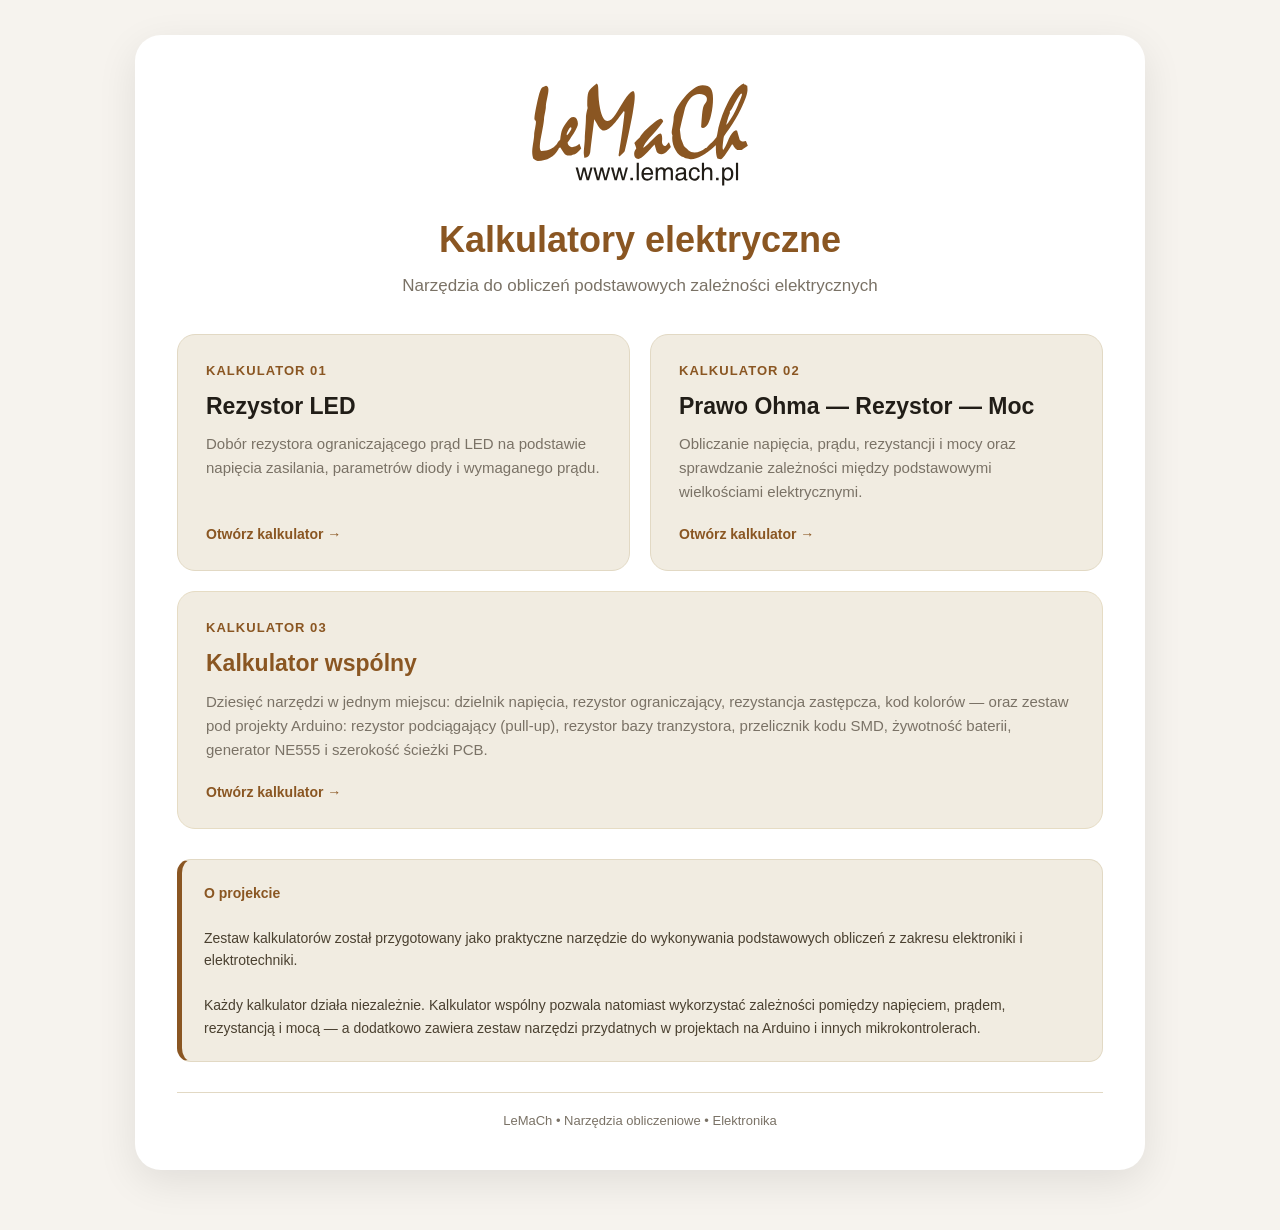
<file: index.html>
<!DOCTYPE html>
<html lang="pl">
<head>
<meta charset="UTF-8">
<meta name="viewport" content="width=device-width, initial-scale=1.0">
<meta name="description" content="Darmowe kalkulatory elektroniczne LeMaCh: dobór rezystora LED, prawo Ohma, dzielnik napięcia, kod kolorów, kod SMD, rezystor podciągający, generator NE555, szerokość ścieżki PCB i więcej.">
<link rel="icon" type="image/svg+xml" href="favicon.svg">

<title>Kalkulatory elektryczne — LeMaCh</title>

<style>

* {
    box-sizing: border-box;
}

:root {
    --navy: #8a5622;
    --navy-dark: #6f4419;
    --blue-light: #f1ece1;
    --blue-border: #e6dcc4;
    --border: #e2d9c4;
    --text: #211d17;
    --text-soft: #4a4030;
    --muted: #7a7266;
    --green: #1f6e57;
    --white: #ffffff;
    --page: #f6f3ee;
}

body {
    margin: 0;
    min-height: 100vh;
    background: var(--page);
    color: var(--text);

    font-family:
        -apple-system,
        BlinkMacSystemFont,
        "Segoe UI",
        Arial,
        sans-serif;
}

main {
    width: 100%;
    max-width: 1050px;
    margin: 0 auto;
    padding: 35px 20px 60px;
}

/* =========================
   GŁÓWNA KARTA
========================= */

.container {
    background: var(--white);
    border-radius: 26px;
    padding: 42px;
    box-shadow: 0 12px 40px rgba(0,0,0,0.09);
}

/* =========================
   LOGO
========================= */

.logo {
    text-align: center;
    margin-bottom: 22px;
}

.logo img {
    width: 230px;
    max-width: 75%;
    height: auto;
}

/* =========================
   NAGŁÓWEK
========================= */

h1 {
    margin: 0;
    text-align: center;
    color: var(--navy);

    font-size: 36px;
    line-height: 1.2;
}

.subtitle {
    max-width: 650px;
    margin: 12px auto 35px;

    text-align: center;
    color: var(--muted);

    font-size: 17px;
    line-height: 1.5;
}

/* =========================
   KALKULATORY
========================= */

.calculators {
    display: grid;
    grid-template-columns: repeat(2, 1fr);
    gap: 20px;
}

/* =========================
   KARTA
========================= */

.calculator-card {
    position: relative;

    display: flex;
    flex-direction: column;

    min-height: 220px;
    padding: 28px;

    background: var(--blue-light);
    border: 1px solid var(--border);
    border-radius: 18px;

    text-decoration: none;
    color: inherit;

    transition:
        transform 0.18s ease,
        box-shadow 0.18s ease,
        border-color 0.18s ease;
}

.calculator-card:hover {
    transform: translateY(-3px);

    border-color: #cdb37c;

    box-shadow:
        0 12px 28px rgba(0,0,0,0.09);
}

/* =========================
   NUMER
========================= */

.number {
    margin-bottom: 14px;

    color: var(--navy);

    font-size: 13px;
    font-weight: 800;

    letter-spacing: 0.08em;
    text-transform: uppercase;
}

/* =========================
   TYTUŁ KARTY
========================= */

.calculator-card h2 {
    margin: 0 0 12px;

    color: var(--text);

    font-size: 23px;
    line-height: 1.25;
}

/* =========================
   OPIS
========================= */

.calculator-card p {
    margin: 0;

    color: var(--muted);

    font-size: 15px;
    line-height: 1.6;
}

/* =========================
   PRZYCISK / STRZAŁKA
========================= */

.open {
    margin-top: auto;
    padding-top: 22px;

    color: var(--navy);

    font-size: 14px;
    font-weight: 800;
}

/* =========================
   TRZECI KALKULATOR (najbogatszy zestaw narzędzi —
   pełnoprawna karta na całą szerokość, nie placeholder)
========================= */

.featured {
    grid-column: 1 / -1;

    min-height: 190px;

    background: var(--blue-light);
    border: 1px solid var(--blue-border);
}

.featured:hover {
    transform: translateY(-3px);

    border-color: #cdb37c;

    box-shadow:
        0 12px 28px rgba(0,0,0,0.09);
}

.featured .number {
    color: var(--navy);
}

.featured h2 {
    color: var(--navy);
}

.featured .open {
    color: var(--navy);
}

/* =========================
   INFORMACJA
========================= */

.info {
    margin-top: 30px;
    padding: 22px;

    background: var(--blue-light);
    border: 1px solid var(--border);
    border-left: 5px solid var(--navy);

    border-radius: 14px;

    color: var(--text-soft);

    font-size: 14px;
    line-height: 1.6;
}

.info strong {
    color: var(--navy);
}

/* =========================
   STOPKA
========================= */

.footer {
    margin-top: 30px;
    padding-top: 20px;

    border-top: 1px solid var(--border);

    text-align: center;

    color: var(--muted);

    font-size: 13px;
}

/* =========================
   TELEFON
========================= */

@media (max-width: 720px) {

    main {
        padding: 12px 10px 35px;
    }

    .container {
        padding: 25px 18px;
        border-radius: 18px;
    }

    .logo img {
        width: 190px;
    }

    h1 {
        font-size: 29px;
    }

    .subtitle {
        font-size: 15px;
        margin-bottom: 27px;
    }

    .calculators {
        grid-template-columns: 1fr;
    }

    .calculator-card {
        min-height: 190px;
        padding: 23px;
    }

    .featured {
        grid-column: auto;
    }

}

</style>
</head>

<body>

<main>

<div class="container">


    <!-- LOGO -->

    <div class="logo">

        <img
            src="logo.svg"
            alt="LeMaCh"
        >

    </div>


    <!-- NAGŁÓWEK -->

    <h1>
        Kalkulatory elektryczne
    </h1>

    <div class="subtitle">

        Narzędzia do obliczeń podstawowych
        zależności elektrycznych

    </div>


    <!-- KALKULATORY -->

    <div class="calculators">


        <!-- KALKULATOR 01 -->

        <a
            class="calculator-card"
            href="kalkulator-rezystora-led.html"
        >

            <div class="number">
                Kalkulator 01
            </div>

            <h2>
                Rezystor LED
            </h2>

            <p>

                Dobór rezystora ograniczającego
                prąd LED na podstawie napięcia
                zasilania, parametrów diody
                i wymaganego prądu.

            </p>

            <div class="open">
                Otwórz kalkulator →
            </div>

        </a>


        <!-- KALKULATOR 02 -->

        <a
            class="calculator-card"
            href="kalkulator-ohma.html"
        >

            <div class="number">
                Kalkulator 02
            </div>

            <h2>
                Prawo Ohma — Rezystor — Moc
            </h2>

            <p>

                Obliczanie napięcia, prądu,
                rezystancji i mocy oraz
                sprawdzanie zależności
                między podstawowymi
                wielkościami elektrycznymi.

            </p>

            <div class="open">
                Otwórz kalkulator →
            </div>

        </a>


        <!-- KALKULATOR 03 -->

        <a
            class="calculator-card featured"
            href="kalkulator-wspolny.html"
        >

            <div class="number">
                Kalkulator 03
            </div>

            <h2>
                Kalkulator wspólny
            </h2>

            <p>

                Dziesięć narzędzi w jednym miejscu:
                dzielnik napięcia, rezystor ograniczający,
                rezystancja zastępcza, kod kolorów —
                oraz zestaw pod projekty Arduino:
                rezystor podciągający (pull-up), rezystor
                bazy tranzystora, przelicznik kodu SMD,
                żywotność baterii, generator NE555
                i szerokość ścieżki PCB.

            </p>

            <div class="open">
                Otwórz kalkulator →
            </div>

        </a>


    </div>


    <!-- INFORMACJA -->

    <div class="info">

        <strong>
            O projekcie
        </strong>

        <br><br>

        Zestaw kalkulatorów został przygotowany
        jako praktyczne narzędzie do wykonywania
        podstawowych obliczeń z zakresu elektroniki
        i elektrotechniki.

        <br><br>

        Każdy kalkulator działa niezależnie.
        Kalkulator wspólny pozwala natomiast
        wykorzystać zależności pomiędzy napięciem,
        prądem, rezystancją i mocą — a dodatkowo
        zawiera zestaw narzędzi przydatnych
        w projektach na Arduino i innych
        mikrokontrolerach.

    </div>


    <!-- STOPKA -->

    <div class="footer">

        LeMaCh • Narzędzia obliczeniowe • Elektronika

    </div>


</div>

</main>

</body>
</html>
</file>
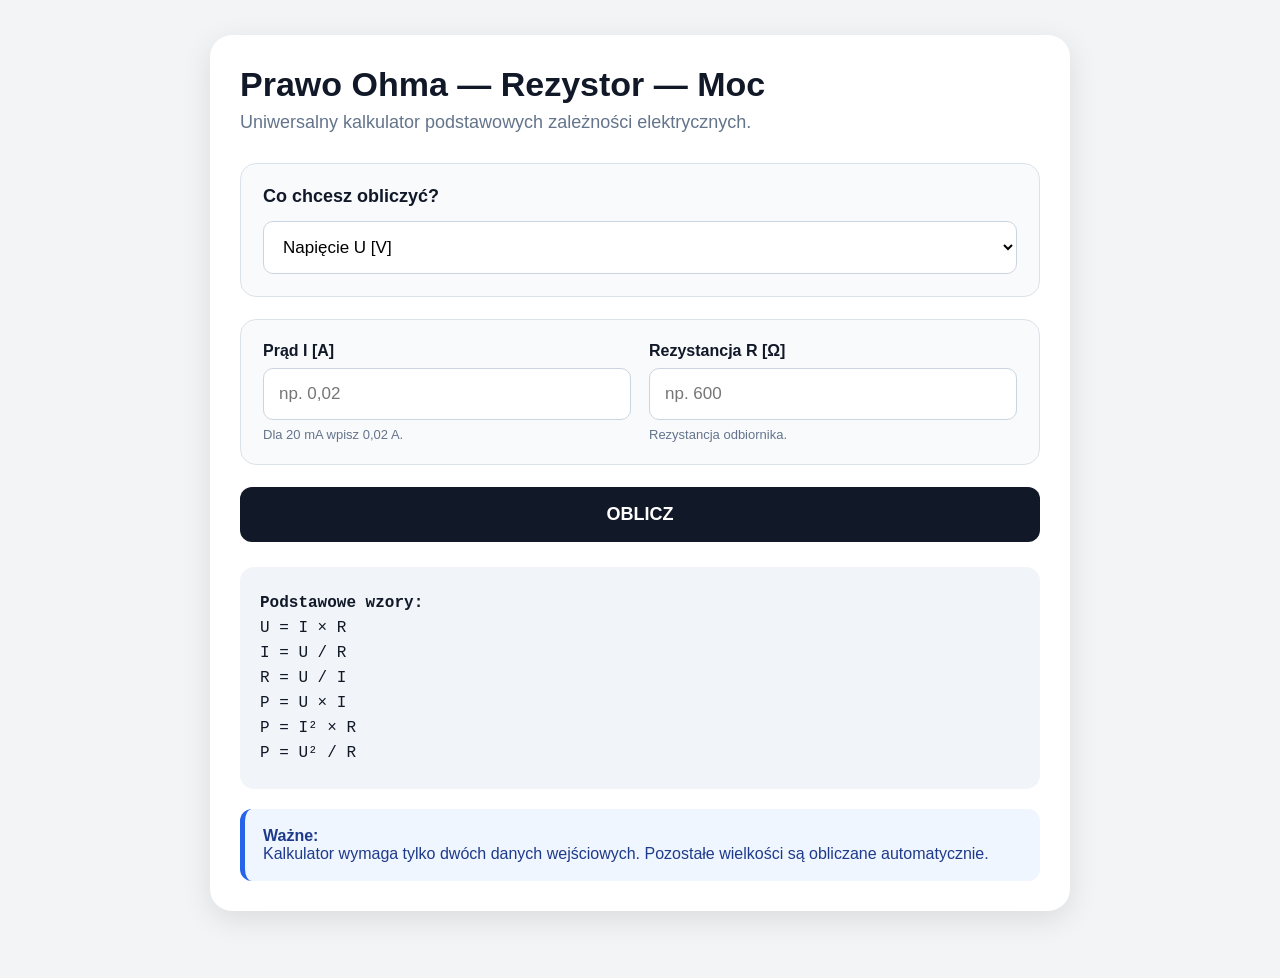
<file: kalkulator-ohma-moc.html>
<!DOCTYPE html>
<html lang="pl">
<head>
<meta charset="UTF-8">
<meta name="viewport" content="width=device-width, initial-scale=1.0">

<title>Prawo Ohma — Rezystor — Moc</title>

<style>
* {
    box-sizing: border-box;
}

body {
    margin: 0;
    background: #f3f4f6;
    color: #111827;
    font-family: -apple-system, BlinkMacSystemFont, "Segoe UI",
                 Arial, sans-serif;
}

main {
    max-width: 900px;
    margin: auto;
    padding: 35px 20px 60px;
}

.card {
    background: white;
    border-radius: 22px;
    padding: 30px;
    box-shadow: 0 8px 30px rgba(0,0,0,0.10);
}

h1 {
    margin: 0 0 8px;
    font-size: 34px;
}

.subtitle {
    color: #64748b;
    font-size: 18px;
    margin-bottom: 30px;
}

.section {
    background: #f8fafc;
    border: 1px solid #dbe2ea;
    border-radius: 16px;
    padding: 22px;
    margin-bottom: 22px;
}

.section-title {
    font-size: 18px;
    font-weight: 700;
    margin-bottom: 14px;
}

label {
    display: block;
    font-weight: 700;
    margin-bottom: 8px;
}

select,
input {
    width: 100%;
    padding: 15px;
    font-size: 17px;
    border: 1px solid #cbd5e1;
    border-radius: 10px;
    background: white;
}

.grid {
    display: grid;
    grid-template-columns: 1fr 1fr;
    gap: 18px;
}

.help {
    margin-top: 7px;
    color: #64748b;
    font-size: 13px;
}

button {
    width: 100%;
    padding: 17px;
    border: 0;
    border-radius: 12px;
    background: #111827;
    color: white;
    font-size: 18px;
    font-weight: 700;
    cursor: pointer;
}

button:hover {
    background: #1f2937;
}

.result {
    margin-top: 18px;
    padding: 20px;
    border-left: 5px solid #16803c;
    border-radius: 12px;
    background: #ffffff;
    box-shadow: 0 2px 10px rgba(0,0,0,0.05);
}

.result-title {
    color: #64748b;
    font-size: 14px;
    font-weight: 700;
    text-transform: uppercase;
    margin-bottom: 7px;
}

.result-value {
    font-size: 30px;
    font-weight: 800;
    margin-bottom: 7px;
}

.formula {
    color: #475569;
    font-size: 15px;
}

.warning {
    margin-top: 20px;
    padding: 20px;
    border-left: 5px solid #c62828;
    border-radius: 12px;
    background: #fff4f4;
    color: #7f1d1d;
}

.warning-title {
    font-size: 16px;
    font-weight: 800;
    margin-bottom: 10px;
}

.ok {
    margin-top: 20px;
    padding: 18px;
    border-left: 5px solid #16803c;
    border-radius: 12px;
    background: #f0fdf4;
    color: #166534;
}

.formulas {
    margin-top: 25px;
    padding: 20px;
    background: #f1f5f9;
    border-radius: 14px;
}

.formulas-title {
    font-weight: 800;
    margin-bottom: 12px;
}

.formulas div {
    margin: 7px 0;
    font-family: Consolas, monospace;
}

.note {
    margin-top: 20px;
    padding: 18px;
    background: #eff6ff;
    border-left: 5px solid #2563eb;
    border-radius: 12px;
    color: #1e3a8a;
}

@media (max-width: 700px) {
    main {
        padding: 15px 10px 40px;
    }

    .card {
        padding: 20px;
    }

    .grid {
        grid-template-columns: 1fr;
    }

    h1 {
        font-size: 27px;
    }
}
</style>
</head>

<body>

<main>
<div class="card">

<h1>Prawo Ohma — Rezystor — Moc</h1>

<div class="subtitle">
Uniwersalny kalkulator podstawowych zależności elektrycznych.
</div>


<div class="section">

<div class="section-title">
Co chcesz obliczyć?
</div>

<select id="tryb" onchange="zmienTryb()">

<option value="U">Napięcie U [V]</option>
<option value="I">Prąd I [A]</option>
<option value="R">Rezystancję R [Ω]</option>
<option value="P">Moc P [W]</option>

</select>

</div>


<div class="section">

<div class="grid">

<div>
<label id="label1">Prąd I [A]</label>

<input
    id="input1"
    type="text"
    placeholder="np. 0,02"
>

<div class="help" id="help1">
Dla 20 mA wpisz 0,02 A.
</div>
</div>


<div>
<label id="label2">Rezystancja R [Ω]</label>

<input
    id="input2"
    type="text"
    placeholder="np. 600"
>

<div class="help" id="help2">
Rezystancja odbiornika.
</div>
</div>

</div>
</div>


<button onclick="oblicz()">
OBLICZ
</button>


<div id="wyniki"></div>


<div class="formulas">

<div class="formulas-title">
Podstawowe wzory:
</div>

<div>U = I × R</div>
<div>I = U / R</div>
<div>R = U / I</div>
<div>P = U × I</div>
<div>P = I² × R</div>
<div>P = U² / R</div>

</div>


<div class="note">

<strong>Ważne:</strong><br>

Kalkulator wymaga tylko dwóch danych wejściowych.
Pozostałe wielkości są obliczane automatycznie.

</div>

</div>
</main>


<script>

function liczba(wartosc) {

    if (
        wartosc === undefined ||
        wartosc === null ||
        String(wartosc).trim() === ""
    ) {
        return NaN;
    }

    return parseFloat(
        String(wartosc)
            .replace(",", ".")
            .replace(/\s/g, "")
    );
}


function formatuj(x) {

    if (!Number.isFinite(x)) {
        return "—";
    }

    if (Math.abs(x) >= 1000000 ||
        (Math.abs(x) > 0 && Math.abs(x) < 0.000001)) {

        return x.toExponential(3);
    }

    return Number(x.toFixed(4)).toString();
}


function wynik(tytul, wartosc, wzor) {

    return `
        <div class="result">

            <div class="result-title">
                ${tytul}
            </div>

            <div class="result-value">
                ${wartosc}
            </div>

            <div class="formula">
                ${wzor}
            </div>

        </div>
    `;
}


function blad(tekst) {

    document.getElementById("wyniki").innerHTML = `

        <div class="warning">

            <div class="warning-title">
                BŁĄD DANYCH
            </div>

            <div>
                ${tekst}
            </div>

        </div>
    `;
}


function zmienTryb() {

    const tryb =
        document.getElementById("tryb").value;

    const label1 =
        document.getElementById("label1");

    const label2 =
        document.getElementById("label2");

    const help1 =
        document.getElementById("help1");

    const help2 =
        document.getElementById("help2");

    const input1 =
        document.getElementById("input1");

    const input2 =
        document.getElementById("input2");


    input1.value = "";
    input2.value = "";

    document.getElementById("wyniki").innerHTML = "";


    if (tryb === "U") {

        label1.textContent = "Prąd I [A]";
        label2.textContent = "Rezystancja R [Ω]";

        input1.placeholder = "np. 0,02";
        input2.placeholder = "np. 600";

        help1.textContent =
            "Dla 20 mA wpisz 0,02 A.";

        help2.textContent =
            "Rezystancja odbiornika.";
    }


    else if (tryb === "I") {

        label1.textContent = "Napięcie U [V]";
        label2.textContent = "Rezystancja R [Ω]";

        input1.placeholder = "np. 12";
        input2.placeholder = "np. 600";

        help1.textContent =
            "Napięcie elektryczne.";

        help2.textContent =
            "Rezystancja odbiornika.";
    }


    else if (tryb === "R") {

        label1.textContent = "Napięcie U [V]";
        label2.textContent = "Prąd I [A]";

        input1.placeholder = "np. 5";
        input2.placeholder = "np. 0,02";

        help1.textContent =
            "Napięcie elektryczne.";

        help2.textContent =
            "Dla 20 mA wpisz 0,02 A.";
    }


    else if (tryb === "P") {

        /*
         * TRYB MOC:
         *
         * TYLKO:
         * U + I
         *
         * R NIE JEST POLEM WEJŚCIOWYM.
         * R zostanie wyliczone automatycznie.
         */

        label1.textContent = "Napięcie U [V]";
        label2.textContent = "Prąd I [A]";

        input1.placeholder = "np. 12";
        input2.placeholder = "np. 0,5";

        help1.textContent =
            "Napięcie elektryczne.";

        help2.textContent =
            "Dla 20 mA wpisz 0,02 A.";
    }

}


function oblicz() {

    const tryb =
        document.getElementById("tryb").value;


    const a =
        liczba(
            document.getElementById("input1").value
        );


    const b =
        liczba(
            document.getElementById("input2").value
        );


    if (
        !Number.isFinite(a) ||
        !Number.isFinite(b) ||
        a <= 0 ||
        b <= 0
    ) {

        blad(
            "Podaj dwie dodatnie wartości liczbowe."
        );

        return;
    }


    let html = "";


    /*
     * ==========================================
     * NAPIĘCIE
     * ==========================================
     */

    if (tryb === "U") {

        const I = a;
        const R = b;

        const U = I * R;
        const P = U * I;


        html += wynik(
            "NAPIĘCIE U",
            formatuj(U) + " V",
            `U = I × R = ${formatuj(I)} A × ${formatuj(R)} Ω`
        );


        html += wynik(
            "MOC P",
            formatuj(P) + " W",
            `P = U × I = ${formatuj(U)} V × ${formatuj(I)} A`
        );
    }


    /*
     * ==========================================
     * PRĄD
     * ==========================================
     */

    else if (tryb === "I") {

        const U = a;
        const R = b;

        const I = U / R;
        const P = U * I;


        html += wynik(
            "PRĄD I",
            formatuj(I) + " A",
            `I = U / R = ${formatuj(U)} V / ${formatuj(R)} Ω`
        );


        html += wynik(
            "PRĄD I",
            formatuj(I * 1000) + " mA",
            "Ta sama wartość wyrażona w miliamperach."
        );


        html += wynik(
            "MOC P",
            formatuj(P) + " W",
            `P = U × I = ${formatuj(U)} V × ${formatuj(I)} A`
        );
    }


    /*
     * ==========================================
     * REZYSTANCJA
     * ==========================================
     */

    else if (tryb === "R") {

        const U = a;
        const I = b;

        const R = U / I;
        const P = U * I;


        html += wynik(
            "REZYSTANCJA R",
            formatuj(R) + " Ω",
            `R = U / I = ${formatuj(U)} V / ${formatuj(I)} A`
        );


        html += wynik(
            "MOC P",
            formatuj(P) + " W",
            `P = U × I = ${formatuj(U)} V × ${formatuj(I)} A`
        );
    }


    /*
     * ==========================================
     * MOC
     * ==========================================
     *
     * WEJŚCIE:
     * U + I
     *
     * AUTOMATYCZNIE:
     * P = U × I
     * R = U / I
     */

    else if (tryb === "P") {

        const U = a;
        const I = b;

        const P = U * I;
        const R = U / I;


        html += wynik(
            "MOC P",
            formatuj(P) + " W",
            `P = U × I = ${formatuj(U)} V × ${formatuj(I)} A`
        );


        html += wynik(
            "REZYSTANCJA R",
            formatuj(R) + " Ω",
            `R = U / I = ${formatuj(U)} V / ${formatuj(I)} A`
        );


        /*
         * Niezależna kontrola mocy:
         *
         * P = I² × R
         */

        const Pkontrola =
            I * I * R;


        html += `

            <div class="ok">

                <strong>
                    KONTROLA OBLICZENIA
                </strong>

                <p>
                    P = I² × R
                </p>

                <p>
                    P = ${formatuj(I)}² ×
                    ${formatuj(R)}
                    =
                    ${formatuj(Pkontrola)} W
                </p>

            </div>

        `;
    }


    document.getElementById("wyniki").innerHTML =
        html;
}


zmienTryb();

</script>

</body>
</html>
</file>
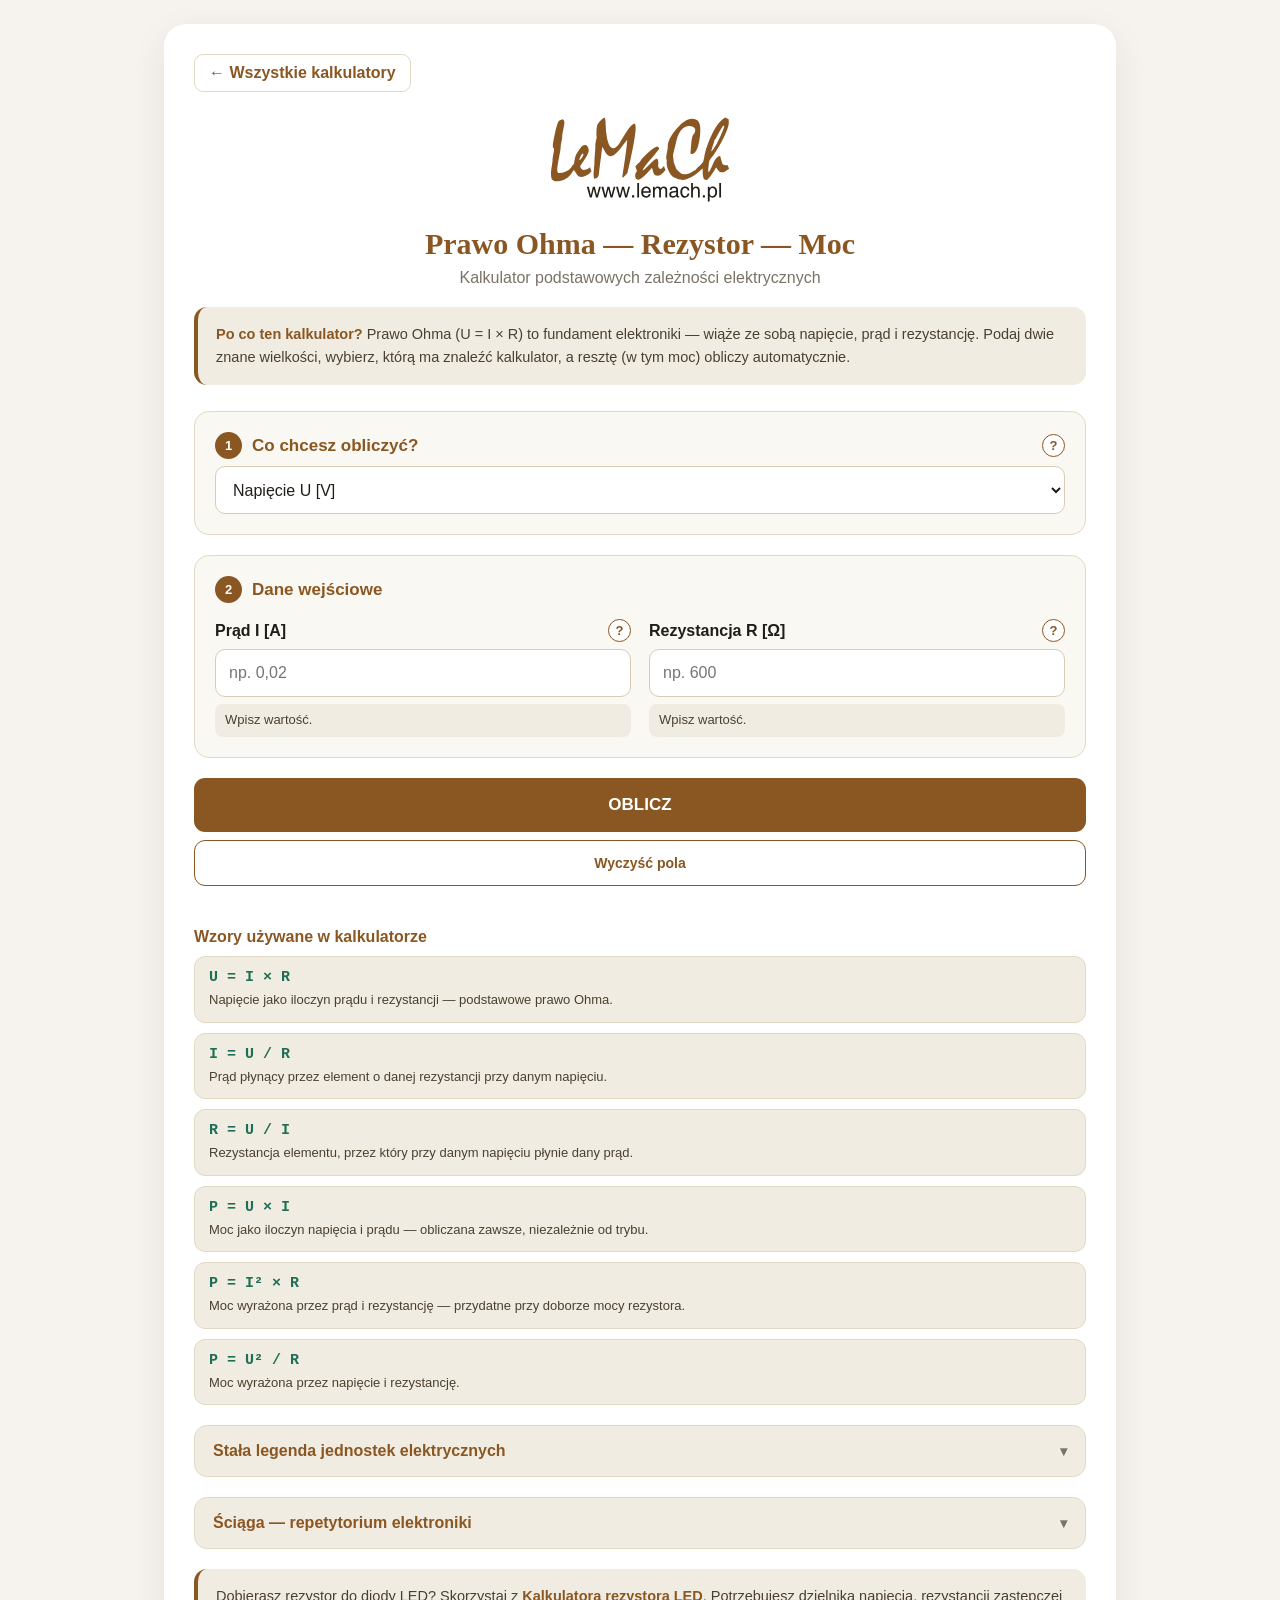
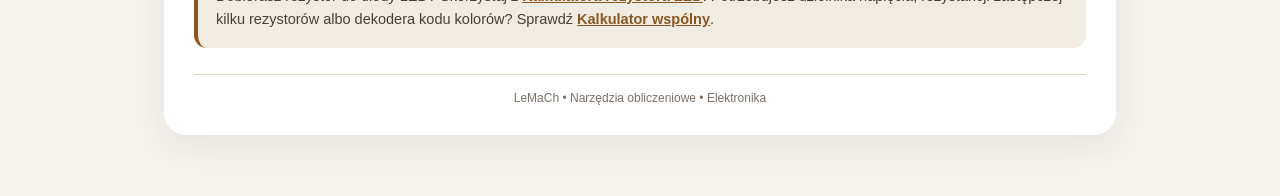
<file: kalkulator-ohma.html>
<!doctype html>
<html lang="pl">

<head>

<meta charset="utf-8">
<meta name="viewport" content="width=device-width,initial-scale=1">
<meta name="description" content="Kalkulator prawa Ohma: oblicz napięcie, prąd, rezystancję lub moc na podstawie dwóch znanych wielkości. Darmowe narzędzie LeMaCh.">
<link rel="icon" type="image/svg+xml" href="favicon.svg">

<title>Prawo Ohma — Rezystor — Moc — LeMaCh</title>

<link rel="stylesheet" href="common.css">

</head>


<body>

<main>

<section class="card">


<a class="back" href="index.html">
← Wszystkie kalkulatory
</a>


<div class="logo">
<img src="logo.svg" alt="LeMaCh">
</div>


<h1>
Prawo Ohma — Rezystor — Moc
</h1>

<p class="subtitle">
Kalkulator podstawowych zależności elektrycznych
</p>


<div class="intro">
<b>Po co ten kalkulator?</b> Prawo Ohma (U = I × R) to fundament elektroniki — wiąże ze sobą napięcie, prąd i rezystancję. Podaj dwie znane wielkości, wybierz, którą ma znaleźć kalkulator, a resztę (w tym moc) obliczy automatycznie.
</div>


<!-- =====================================================
1. WYBÓR OBLICZENIA
===================================================== -->

<section class="section">

<div class="label-row">
<h2 class="section-title" style="margin:0;">
<span class="num">1</span>
Co chcesz obliczyć?
</h2>
<button type="button" class="qbtn" onclick="toggleTip('tip-mode')" aria-label="Wyjaśnienie: wybór obliczenia">?</button>
</div>

<div id="tip-mode" class="tip hidden">
Wybierz wielkość, którą kalkulator ma obliczyć. Pozostałe dwie musisz znać i wpisać poniżej — kalkulator zawsze pokaże też wszystkie 4 wielkości (U, I, R, P) razem.
</div>

<select
id="mode"
onchange="setMode()"
>

<option value="U">
Napięcie U [V]
</option>

<option value="I">
Prąd I [A]
</option>

<option value="R">
Rezystancję R [Ω]
</option>

<option value="P">
Moc P [W]
</option>

</select>

</section>


<!-- =====================================================
2. DANE
===================================================== -->

<section class="section">

<h2 class="section-title">

<span class="num">2</span>

Dane wejściowe

</h2>


<div class="grid">


<div>

<div class="label-row">
<label id="l1"></label>
<button type="button" class="qbtn" onclick="toggleTip('tip1')" aria-label="Wyjaśnienie pola 1">?</button>
</div>

<div id="tip1" class="tip hidden"></div>

<input
id="a"
type="text"
inputmode="decimal"
oninput="update(1)"
onkeydown="if(event.key==='Enter'){calc();}"
>

<div
id="c1"
class="converter"
>
Wpisz wartość.
</div>

</div>


<div>

<div class="label-row">
<label id="l2"></label>
<button type="button" class="qbtn" onclick="toggleTip('tip2')" aria-label="Wyjaśnienie pola 2">?</button>
</div>

<div id="tip2" class="tip hidden"></div>

<input
id="b"
type="text"
inputmode="decimal"
oninput="update(2)"
onkeydown="if(event.key==='Enter'){calc();}"
>

<div
id="c2"
class="converter"
>
Wpisz wartość.
</div>

</div>


</div>

</section>


<button onclick="calc()">
OBLICZ
</button>

<button type="button" class="copybtn" onclick="clearForm()" style="margin-top:8px;">
Wyczyść pola
</button>


<div
id="res"
class="results"
aria-live="polite"
aria-atomic="true"
></div>


<!-- =====================================================
WZORY
===================================================== -->

<div class="formula-heading">
Wzory używane w kalkulatorze
</div>

<div class="formula-list">

<div class="formula-item">
<div class="formula-eq">U = I × R</div>
<div class="formula-desc">Napięcie jako iloczyn prądu i rezystancji — podstawowe prawo Ohma.</div>
</div>

<div class="formula-item">
<div class="formula-eq">I = U / R</div>
<div class="formula-desc">Prąd płynący przez element o danej rezystancji przy danym napięciu.</div>
</div>

<div class="formula-item">
<div class="formula-eq">R = U / I</div>
<div class="formula-desc">Rezystancja elementu, przez który przy danym napięciu płynie dany prąd.</div>
</div>

<div class="formula-item">
<div class="formula-eq">P = U × I</div>
<div class="formula-desc">Moc jako iloczyn napięcia i prądu — obliczana zawsze, niezależnie od trybu.</div>
</div>

<div class="formula-item">
<div class="formula-eq">P = I² × R</div>
<div class="formula-desc">Moc wyrażona przez prąd i rezystancję — przydatne przy doborze mocy rezystora.</div>
</div>

<div class="formula-item">
<div class="formula-eq">P = U² / R</div>
<div class="formula-desc">Moc wyrażona przez napięcie i rezystancję.</div>
</div>

</div>


<!-- =====================================================
STAŁA LEGENDA
===================================================== -->

<details class="collapsible">
<summary>Stała legenda jednostek elektrycznych</summary>
<div class="collapsible-body legend">


<h4>
Napięcie — U
</h4>

<table>

<tr>
<th>Symbol</th>
<th>Nazwa</th>
<th>Wartość</th>
</tr>

<tr>
<td><strong>µV</strong></td>
<td>mikrowolt</td>
<td>0,000001 V</td>
</tr>

<tr>
<td><strong>mV</strong></td>
<td>milivolt</td>
<td>0,001 V</td>
</tr>

<tr>
<td><strong>V</strong></td>
<td>wolt</td>
<td>1 V</td>
</tr>

<tr>
<td><strong>kV</strong></td>
<td>kilowolt</td>
<td>1 000 V</td>
</tr>

</table>


<h4>
Prąd — I
</h4>

<table>

<tr>
<th>Symbol</th>
<th>Nazwa</th>
<th>Wartość</th>
</tr>

<tr>
<td><strong>µA</strong></td>
<td>mikroamper</td>
<td>0,000001 A</td>
</tr>

<tr>
<td><strong>mA</strong></td>
<td>miliamper</td>
<td>0,001 A</td>
</tr>

<tr>
<td><strong>A</strong></td>
<td>amper</td>
<td>1 A</td>
</tr>

<tr>
<td><strong>kA</strong></td>
<td>kiloamper</td>
<td>1 000 A</td>
</tr>

</table>


<h4>
Rezystancja — R
</h4>

<table>

<tr>
<th>Symbol</th>
<th>Nazwa</th>
<th>Wartość</th>
</tr>

<tr>
<td><strong>µΩ</strong></td>
<td>mikroom</td>
<td>0,000001 Ω</td>
</tr>

<tr>
<td><strong>mΩ</strong></td>
<td>miliom</td>
<td>0,001 Ω</td>
</tr>

<tr>
<td><strong>Ω</strong></td>
<td>om</td>
<td>1 Ω</td>
</tr>

<tr>
<td><strong>kΩ</strong></td>
<td>kiloohm</td>
<td>1 000 Ω</td>
</tr>

<tr>
<td><strong>MΩ</strong></td>
<td>megaohm</td>
<td>1 000 000 Ω</td>
</tr>

</table>


<h4>
Moc — P
</h4>

<table>

<tr>
<th>Symbol</th>
<th>Nazwa</th>
<th>Wartość</th>
</tr>

<tr>
<td><strong>µW</strong></td>
<td>mikrowat</td>
<td>0,000001 W</td>
</tr>

<tr>
<td><strong>mW</strong></td>
<td>miliwat</td>
<td>0,001 W</td>
</tr>

<tr>
<td><strong>W</strong></td>
<td>wat</td>
<td>1 W</td>
</tr>

<tr>
<td><strong>kW</strong></td>
<td>kilowat</td>
<td>1 000 W</td>
</tr>

</table>


<h4>
Ładunek elektryczny — Q
</h4>

<table>

<tr>
<th>Symbol</th>
<th>Nazwa</th>
<th>Wartość</th>
</tr>

<tr>
<td><strong>µC</strong></td>
<td>mikrokulomb</td>
<td>0,000001 C</td>
</tr>

<tr>
<td><strong>mC</strong></td>
<td>milkulomb</td>
<td>0,001 C</td>
</tr>

<tr>
<td><strong>C</strong></td>
<td>kulomb</td>
<td>1 C</td>
</tr>

</table>


<h4>
Częstotliwość — f
</h4>

<table>

<tr>
<th>Symbol</th>
<th>Nazwa</th>
<th>Wartość</th>
</tr>

<tr>
<td><strong>Hz</strong></td>
<td>herc</td>
<td>1 Hz</td>
</tr>

<tr>
<td><strong>kHz</strong></td>
<td>kilohertz</td>
<td>1 000 Hz</td>
</tr>

<tr>
<td><strong>MHz</strong></td>
<td>megahertz</td>
<td>1 000 000 Hz</td>
</tr>

</table>


<h4>
Energia — E
</h4>

<table>

<tr>
<th>Symbol</th>
<th>Nazwa</th>
<th>Wartość</th>
</tr>

<tr>
<td><strong>J</strong></td>
<td>dżul</td>
<td>1 J</td>
</tr>

<tr>
<td><strong>Wh</strong></td>
<td>watogodzina</td>
<td>3 600 J</td>
</tr>

<tr>
<td><strong>kWh</strong></td>
<td>kilowatogodzina</td>
<td>3 600 000 J</td>
</tr>

</table>

</div>
</details>


<!-- =====================================================
ŚCIĄGA
===================================================== -->

<details class="collapsible">
<summary>Ściąga — repetytorium elektroniki</summary>
<div class="collapsible-body cheatsheet">

<h4>1. Podstawowe wielkości</h4>
<ul>
<li><b>U</b> — napięcie [V]; różnica potencjałów.</li>
<li><b>I</b> — prąd [A]; przepływ ładunku elektrycznego.</li>
<li><b>R</b> — rezystancja [Ω]; przeciwstawianie się przepływowi prądu.</li>
<li><b>P</b> — moc [W]; szybkość wydzielania lub zużywania energii.</li>
</ul>

<h4>2. Najważniejsze wzory ogólne</h4>
<div class="formula-eq">Prawo Ohma: U = I × R;&nbsp; I = U / R;&nbsp; R = U / I</div>
<div class="formula-eq">Moc: P = U × I = I² × R = U² / R</div>
<div class="formula-eq">Dzielnik napięcia: Uwy = Uwe × R2 / (R1 + R2)</div>
<div class="formula-eq">Prąd dzielnika: I = Uwe / (R1 + R2)</div>
<div class="hint">Dzielnik napięcia nie jest liczony w tym kalkulatorze — to wzór pomocniczy, do Kalkulatora wspólnego.</div>

<h4>3. Zasady do zapamiętania</h4>
<ul>
<li>Przy tym samym napięciu: większa rezystancja → mniejszy prąd.</li>
<li>W połączeniu szeregowym przez wszystkie elementy płynie ten sam prąd.</li>
<li>W szeregu napięcie zasilania jest sumą spadków napięcia na elementach.</li>
<li>W dzielniku napięcia większy rezystor ma większy spadek napięcia.</li>
</ul>

<h4>4. Multimetr — ikony i obsługa (uniwersalnie)</h4>
<ul>
<li><b>OFF</b> — pozycja wyłączona.</li>
<li><b>Ṽ</b> (V z falą ~) — napięcie zmienne (AC), np. gniazdko sieciowe 230 V.</li>
<li><b>V̄</b> (V z kreską/kreskami) — napięcie stałe (DC), np. baterie, zasilacze, Arduino.</li>
<li><b>Ω</b> — rezystancja; często w tej samej pozycji co brzęczyk (test ciągłości obwodu) i symbol diody (test diody).</li>
<li><b>Hz / %</b> — częstotliwość sygnału i wypełnienie (duty cycle).</li>
<li><b>CAP</b> — pojemność kondensatorów.</li>
<li><b>µA / mA / A</b> — zakresy prądu: mikroamper, miliamper, pełny amper. Wybierz zakres zbliżony do spodziewanej wartości.</li>
<li><b>MAX/MIN</b> — rejestruje najwyższą i najniższą wartość odczytaną podczas pomiaru.</li>
<li><b>HOLD</b> — zamraża aktualny odczyt na wyświetlaczu.</li>
<li><b>Bluetooth / latarka</b> — funkcje dodatkowe w bardziej zaawansowanych modelach (transmisja odczytu do telefonu, podświetlenie miejsca pomiaru).</li>
<li><b>Kategoria pomiarowa (CAT I–CAT IV)</b> — określa, do jakiego typu obwodu miernik jest bezpieczny. Do prac przy domowej instalacji elektrycznej potrzebny jest multimetr co najmniej CAT III.</li>
</ul>

<h4>Gniazda sond</h4>
<ul>
<li><b>COM</b> — gniazdo wspólne; ZAWSZE podłączasz tu czarną sondę, niezależnie od rodzaju pomiaru.</li>
<li><b>VΩmA</b> (czasem razem z Hz%, CAP) — gniazdo dla czerwonej sondy przy pomiarze napięcia, rezystancji i małych prądów.</li>
<li><b>A / 10A</b> — osobne gniazdo dla czerwonej sondy TYLKO przy pomiarze większych prądów (sprawdź opisany limit, np. „MAX 10 A FUSED”).</li>
</ul>

<h4>Uproszczona procedura pomiaru</h4>
<ul>
<li><b>Napięcie (V):</b> sondy do COM i VΩmA, wybierz AC (~) lub DC (=) zgodnie z badanym źródłem, dotknij obu punktów obwodu RÓWNOLEGLE — obwód pozostaje zamknięty przez cały pomiar.</li>
<li><b>Rezystancja (Ω):</b> odłącz zasilanie badanego obwodu przed pomiarem, sondy jak przy napięciu, mierz na wyjętym lub odłączonym elemencie.</li>
<li><b>Prąd (A/mA/µA):</b> sondy do COM i gniazda prądowego (mA/µA lub A — zgodnie ze spodziewaną wartością), PRZERWIJ obwód i wepnij multimetr szeregowo „w tor” prądu — inaczej niż przy napięciu.</li>
</ul>

<div class="hint">Zasada bezpieczeństwa: jeśli nie znasz rzędu wielkości mierzonej wartości, zacznij od najwyższego dostępnego zakresu (chyba że multimetr ma auto-zakres). Nigdy nie mierz prądu tak, jak mierzysz napięcie (równolegle) — to zwarcie i realne ryzyko uszkodzenia miernika lub obrażeń.</div>

<h4>5. Jednostki i przedrostki</h4>
<ul>
<li><b>p</b> (piko) = ×10⁻¹²,&nbsp; <b>n</b> (nano) = ×10⁻⁹,&nbsp; <b>µ</b> (mikro) = ×10⁻⁶,&nbsp; <b>m</b> (mili) = ×10⁻³</li>
<li><b>k</b> (kilo) = ×10³,&nbsp; <b>M</b> (mega) = ×10⁶,&nbsp; <b>G</b> (giga) = ×10⁹</li>
<li>Przykłady: 1000 Ω = 1 kΩ;&nbsp; 0,001 A = 1 mA;&nbsp; 1 000 000 Ω = 1 MΩ;&nbsp; 20 mA = 0,02 A.</li>
<li>Przed obliczeniami sprowadź wszystkie wielkości do jednostek podstawowych (V, A, Ω, W) — pomylony przedrostek to jedna z najczęstszych przyczyn błędnych wyników.</li>
</ul>

<div id="cheatsheet-extra"></div>

</div>
</details>


<div class="intro" style="margin-top:20px;">
Dobierasz rezystor do diody LED? Skorzystaj z <a href="kalkulator-rezystora-led.html" style="color:var(--navy);font-weight:700;">Kalkulatora rezystora LED</a>. Potrzebujesz dzielnika napięcia, rezystancji zastępczej kilku rezystorów albo dekodera kodu kolorów? Sprawdź <a href="kalkulator-wspolny.html" style="color:var(--navy);font-weight:700;">Kalkulator wspólny</a>.
</div>


<div class="footer">

LeMaCh • Narzędzia obliczeniowe • Elektronika

</div>


</section>

</main>


<script src="common.js"></script>
<script>


/* =====================================================
FUNKCJE SPECYFICZNE DLA KALKULATORA (num/fmt/toggleTip/
kod kolorów/kopiowanie wyniku są we wspólnym common.js)
===================================================== */

const TIP_TEXT = {
    voltage: "U (napięcie) to różnica potencjałów elektrycznych między dwoma punktami obwodu — \"siła napędowa\" dla prądu. Jednostka: wolt [V].",
    current: "I (prąd) to ilość ładunku elektrycznego przepływająca przez przewodnik w jednostce czasu. Jednostka: amper [A].",
    resistance: "R (rezystancja) to opór, jaki element stawia przepływowi prądu. Jednostka: om [Ω]."
};


/* =====================================================
PRZELICZENIA
===================================================== */

function convertUnit(v,type){

    if(!Number.isFinite(v)){
        return "";
    }


    if(type==="voltage"){

        if(Math.abs(v)>=1000){
            return `${fmt(v/1000)} kV`;
        }

        return `${fmt(v*1000)} mV`;
    }


    if(type==="current"){

        if(Math.abs(v)>=1000){
            return `${fmt(v/1000)} kA`;
        }

        return `${fmt(v*1000)} mA`;
    }


    if(type==="resistance"){

        if(Math.abs(v)<1){
            return `${fmt(v*1000)} mΩ`;
        }

        if(Math.abs(v)>=1000000){
            return `${fmt(v/1000000)} MΩ`;
        }

        return `${fmt(v/1000)} kΩ`;
    }


    if(type==="power"){

        if(Math.abs(v)>=1000){
            return `${fmt(v/1000)} kW`;
        }

        return `${fmt(v*1000)} mW`;
    }

    return "";
}


function conv(v,type,base){

    if(!Number.isFinite(v)){
        return "Wpisz wartość.";
    }

    return `<strong>${fmt(v)} ${base}</strong> = ${convertUnit(v,type)}`;
}


/* =====================================================
USTAWIENIE POLA (Z TOOLTIPEM ZALEŻNYM OD RODZAJU)
===================================================== */

function setField(n, label, kind, placeholder){

    const el =
        document.getElementById(n===1 ? "a" : "b");

    document.getElementById("l"+n).innerHTML = label;

    el.placeholder = placeholder;
    el.dataset.kind = kind;

    document.getElementById("c"+n).innerHTML = "Wpisz wartość.";

    const tipEl =
        document.getElementById("tip"+n);

    tipEl.innerHTML = TIP_TEXT[kind] || "";
    tipEl.classList.add("hidden");
}


/* =====================================================
TRYB
===================================================== */

function setMode(){

    const m =
        document.getElementById("mode").value;

    document.getElementById("res").innerHTML = "";


    if(m==="U"){
        setField(1, "Prąd I [A]", "current", "np. 0,02");
        setField(2, "Rezystancja R [Ω]", "resistance", "np. 600");
    }

    if(m==="I"){
        setField(1, "Napięcie U [V]", "voltage", "np. 12");
        setField(2, "Rezystancja R [Ω]", "resistance", "np. 600");
    }

    if(m==="R"){
        setField(1, "Napięcie U [V]", "voltage", "np. 12");
        setField(2, "Prąd I [A]", "current", "np. 0,02");
    }

    if(m==="P"){
        setField(1, "Napięcie U [V]", "voltage", "np. 12");
        setField(2, "Prąd I [A]", "current", "np. 0,02");
    }
}


/* =====================================================
AKTUALIZACJA PRZELICZNIKA
===================================================== */

function update(n){

    const el =
        document.getElementById(n===1 ? "a" : "b");

    const type =
        el.dataset.kind;

    const base =
        type==="current" ? "A" : type==="voltage" ? "V" : "Ω";

    document.getElementById("c"+n).innerHTML =
        conv(num(el.value), type, base);
}


/* =====================================================
BŁĄD (karta wyniku "box" jest we wspólnym common.js)
===================================================== */

function error(message){

    return box("BŁĄD", "Nie można obliczyć", message, "bad");
}


/* =====================================================
OBLICZENIE
===================================================== */

function calc(){

    const mode =
        document.getElementById("mode").value;

    const A =
        num(document.getElementById("a").value);

    const B =
        num(document.getElementById("b").value);


    if(
        !Number.isFinite(A) ||
        !Number.isFinite(B) ||
        A<=0 ||
        B<=0
    ){
        document.getElementById("res").innerHTML =
            error("Wszystkie wartości muszą być większe od zera.");

        lastResultText = "";
        return;
    }


    let U, I, R, P;
    let givenLabel = { U:false, I:false, R:false };


    if(mode==="U"){
        I=A; R=B; U=I*R;
        givenLabel = { U:false, I:true, R:true };
    }

    if(mode==="I"){
        U=A; R=B; I=U/R;
        givenLabel = { U:true, I:false, R:true };
    }

    if(mode==="R"){
        U=A; I=B; R=U/I;
        givenLabel = { U:true, I:true, R:false };
    }

    if(mode==="P"){
        U=A; I=B; R=U/I;
        givenLabel = { U:true, I:true, R:false };
    }

    P = U*I;


    let html = "";
    let textLines = [];

    textLines.push("Kalkulator Ohma — LeMaCh");
    textLines.push("");
    textLines.push(`Tryb obliczenia: ${mode}`);
    textLines.push("");


    const HIGH_POWER_W = 100;

    if(P > HIGH_POWER_W){

        html += box(
            "OSTRZEŻENIE",
            `P = ${fmt(P)} W`,
            `Obliczona moc jest bardzo wysoka (powyżej ${HIGH_POWER_W} W).`,
            "warn",
            `Elementy pracujące przy takiej mocy silnie się nagrzewają i wymagają odpowiedniego chłodzenia oraz obudowy dostosowanej do prądu i napięcia. Sprawdź parametry maksymalne swoich komponentów przed podłączeniem.`
        );

        textLines.push(`⚠ OSTRZEŻENIE: bardzo wysoka moc (${fmt(P)} W) — sprawdź chłodzenie i parametry maksymalne komponentów.`);
        textLines.push("");
    }


    html += box(
        "NAPIĘCIE U",
        `${fmt(U)} V`,
        `
        ${
            mode==="U"
            ? `U = I × R = ${fmt(I)} A × ${fmt(R)} Ω = ${fmt(U)} V`
            : "Wartość podana."
        }
        `,
        "good",
        mode==="U"
            ? `Napięcie to bezpośredni wynik prawa Ohma dla podanego prądu i rezystancji.`
            : `Ta wartość została podana jako dana wejściowa do obliczeń.`
    );


    html += box(
        "PRĄD I",
        `${fmt(I)} A`,
        `
        ${
            mode==="I"
            ? `I = U / R = ${fmt(U)} V / ${fmt(R)} Ω = ${fmt(I)} A`
            : "Wartość podana."
        }
        `,
        "good",
        mode==="I"
            ? `Prąd wynika z prawa Ohma: przy stałym napięciu, większa rezystancja daje mniejszy prąd.`
            : `Ta wartość została podana jako dana wejściowa do obliczeń.`
    );


    html += box(
        "REZYSTANCJA R",
        `${fmt(R)} Ω`,
        `
        ${
            mode==="R" || mode==="P"
            ? `R = U / I = ${fmt(U)} V / ${fmt(I)} A = ${fmt(R)} Ω`
            : "Wartość podana."
        }
        `,
        "good",
        (mode==="R" || mode==="P")
            ? `Rezystancja obliczona z prawa Ohma na podstawie podanego napięcia i prądu.`
            : `Ta wartość została podana jako dana wejściowa do obliczeń.`
    );


    html += box(
        "MOC P",
        `${fmt(P)} W`,
        `
        P = U × I = ${fmt(U)} V × ${fmt(I)} A = ${fmt(P)} W
        `,
        "good",
        `Moc jest obliczana zawsze, niezależnie od wybranego trybu — to energia zamieniana w jednostce czasu (najczęściej na ciepło w rezystorze).`
    );


    html =
        `<button type="button" id="copyBtn" class="copybtn" onclick="copyResults()">Kopiuj wynik</button>` +
        html;

    document.getElementById("res").innerHTML = html;


    textLines.push(`Napięcie U: ${fmt(U)} V`);
    textLines.push(`Prąd I: ${fmt(I)} A`);
    textLines.push(`Rezystancja R: ${fmt(R)} Ω`);
    textLines.push(`Moc P: ${fmt(P)} W`);

    lastResultText = textLines.join("\n");


    saveState();
}


/* =====================================================
NOWE: ZAPAMIĘTYWANIE OSTATNICH WARTOŚCI (localStorage)
To realna strona na GitHub Pages, nie artefakt w oknie
czatu — localStorage jest tu bezpieczny i przydatny.
===================================================== */

const LS_KEY = "lemach_ohm_state";

function saveState(){

    try{
        const state = {
            mode: document.getElementById("mode").value,
            a: document.getElementById("a").value,
            b: document.getElementById("b").value
        };
        localStorage.setItem(LS_KEY, JSON.stringify(state));
    }catch(e){
        /* localStorage niedostępny (np. tryb prywatny) — pomijamy bez błędu */
    }
}


function restoreState(){

    let state = null;

    try{
        const raw = localStorage.getItem(LS_KEY);
        if(raw){
            state = JSON.parse(raw);
        }
    }catch(e){
        state = null;
    }

    if(!state){
        return false;
    }

    document.getElementById("mode").value = state.mode || "U";
    setMode();

    document.getElementById("a").value = state.a || "";
    document.getElementById("b").value = state.b || "";

    update(1);
    update(2);

    return true;
}


/* =====================================================
NOWE: WYCZYŚĆ POLA
===================================================== */

function clearForm(){

    document.getElementById("mode").value = "U";
    setMode();

    document.getElementById("a").value = "";
    document.getElementById("b").value = "";
    document.getElementById("res").innerHTML = "";

    lastResultText = "";

    try{
        localStorage.removeItem(LS_KEY);
    }catch(e){}
}


/* =====================================================
START — PRZYWRÓCENIE OSTATNICH WARTOŚCI (LUB DOMYŚLNY
TRYB U Z PUSTYMI POLAMI, GDY BRAK ZAPISANEGO STANU)
===================================================== */

setMode();

const hadSavedState = restoreState();

if(
    hadSavedState &&
    document.getElementById("a").value &&
    document.getElementById("b").value
){
    calc();
}

initCheatsheetExtra();

</script>

</body>

</html>
</file>
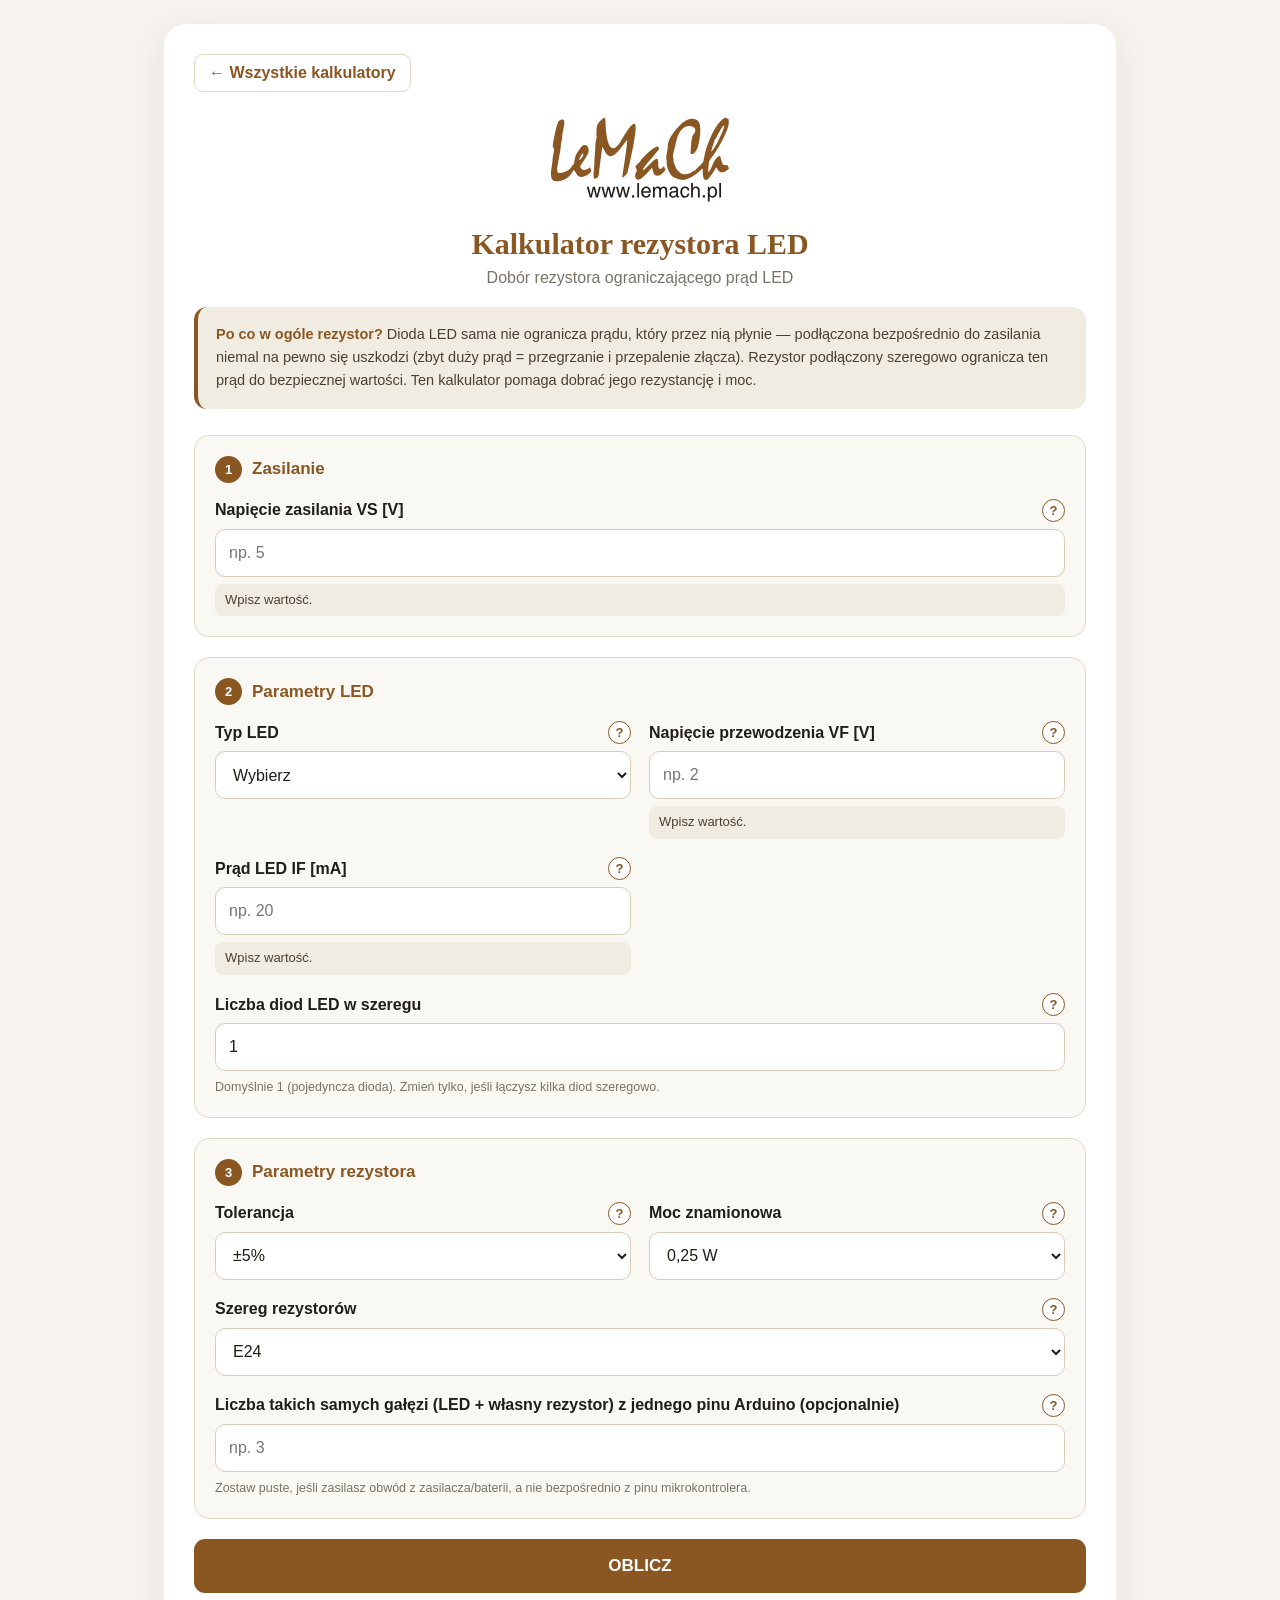
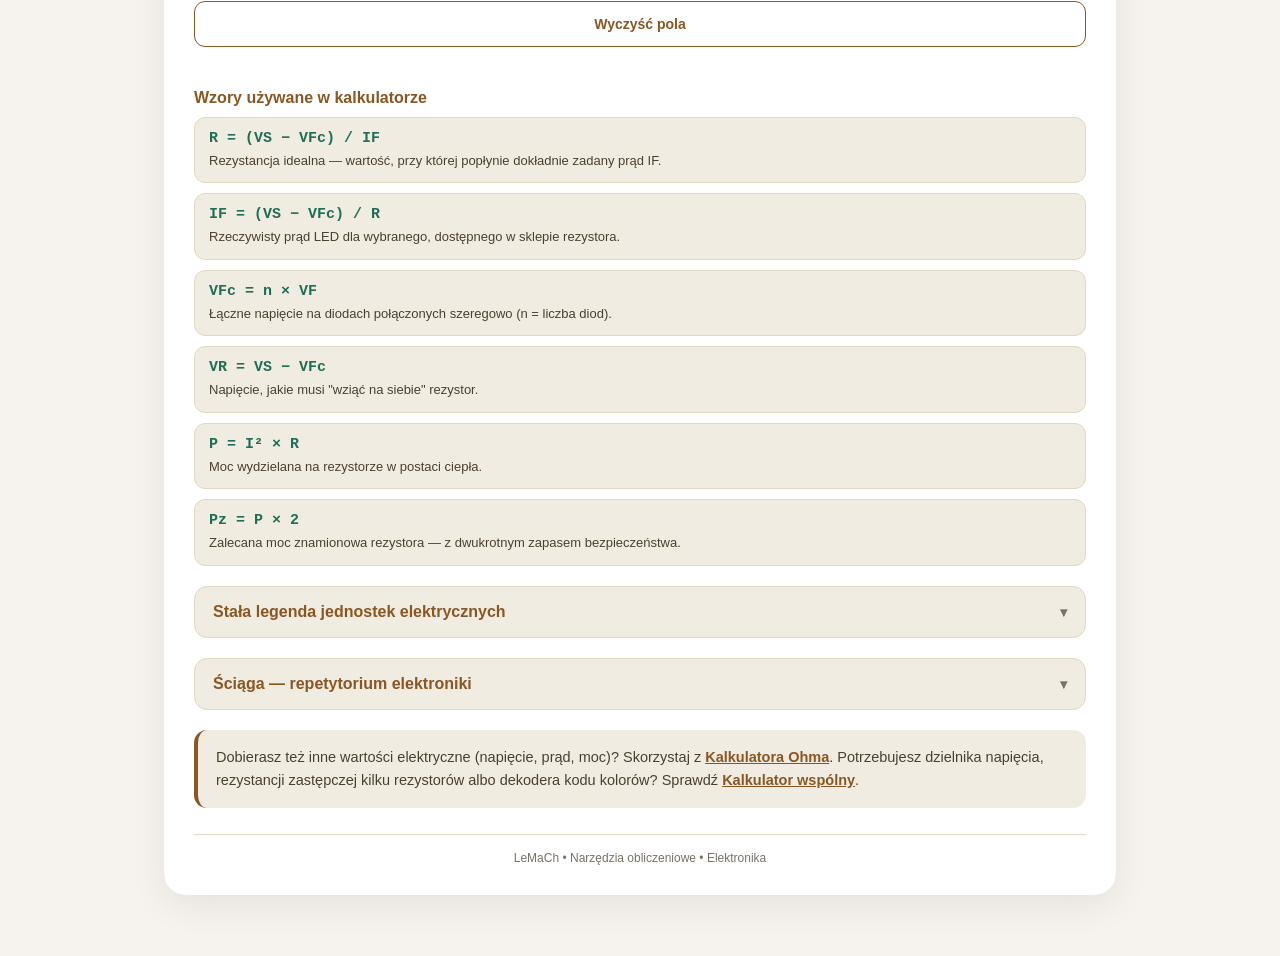
<file: kalkulator-rezystora-led.html>
<!doctype html>
<html lang="pl">

<head>

<meta charset="utf-8">
<meta name="viewport" content="width=device-width,initial-scale=1">
<meta name="description" content="Dobierz rezystor ograniczający prąd diody LED — napięcie zasilania, napięcie i prąd diody, moc znamionowa, kod kolorów. Darmowy kalkulator LeMaCh.">
<link rel="icon" type="image/svg+xml" href="favicon.svg">

<title>Kalkulator rezystora LED — LeMaCh</title>

<link rel="stylesheet" href="common.css">

</head>


<body>

<main>

<section class="card">


<a class="back" href="index.html">
← Wszystkie kalkulatory
</a>


<div class="logo">
<img src="logo.svg" alt="LeMaCh">
</div>


<h1>
Kalkulator rezystora LED
</h1>

<p class="subtitle">
Dobór rezystora ograniczającego prąd LED
</p>


<!-- =====================================================
WPROWADZENIE
===================================================== -->

<div class="intro">
<b>Po co w ogóle rezystor?</b> Dioda LED sama nie ogranicza prądu, który przez nią płynie — podłączona bezpośrednio do zasilania niemal na pewno się uszkodzi (zbyt duży prąd = przegrzanie i przepalenie złącza). Rezystor podłączony szeregowo ogranicza ten prąd do bezpiecznej wartości. Ten kalkulator pomaga dobrać jego rezystancję i moc.
</div>


<!-- =====================================================
1. ZASILANIE
===================================================== -->

<section class="section">

<h2 class="section-title">
<span class="num">1</span>
Zasilanie
</h2>


<div class="label-row">
<label for="vs">
Napięcie zasilania VS [V]
</label>
<button type="button" class="qbtn" onclick="toggleTip('tip-vs')" aria-label="Wyjaśnienie: napięcie zasilania">?</button>
</div>

<div id="tip-vs" class="tip hidden">
VS to napięcie źródła, do którego podłączasz obwód LED + rezystor — np. zasilacz, bateria, port USB (zwykle 5 V) albo wyjście mikrokontrolera (np. Arduino: 5 V lub 3,3 V).
</div>


<input
id="vs"
type="text"
inputmode="decimal"
placeholder="np. 5"
oninput="updateVoltage('vs','vsc')"
onkeydown="if(event.key==='Enter'){calc();}"
>


<div id="vsc" class="converter">
Wpisz wartość.
</div>

</section>


<!-- =====================================================
2. PARAMETRY LED
===================================================== -->

<section class="section">

<h2 class="section-title">

<span class="num">2</span>
Parametry LED

</h2>


<div class="grid">


<div>

<div class="label-row">
<label for="led">
Typ LED
</label>
<button type="button" class="qbtn" onclick="toggleTip('tip-led')" aria-label="Wyjaśnienie: typ LED">?</button>
</div>

<div id="tip-led" class="tip hidden">
Różne kolory LED mają różne napięcie przewodzenia VF, bo są zrobione z różnych materiałów półprzewodnikowych. Wybór z listy tylko podpowiada typową wartość VF — dokładną wartość dla Twojej konkretnej diody sprawdź w karcie katalogowej (datasheet).
</div>

<select
id="led"
onchange="setLed()"
>

<option value="">
Wybierz
</option>

<option value="2">
Czerwona — ok. 2,0 V
</option>

<option value="2.1">
Żółta — ok. 2,1 V
</option>

<option value="2.2">
Zielona — ok. 2,2 V
</option>

<option value="3">
Niebieska — ok. 3,0 V
</option>

<option value="3.2">
Biała — ok. 3,2 V
</option>

</select>

</div>


<div>

<div class="label-row">
<label for="vf">
Napięcie przewodzenia VF [V]
</label>
<button type="button" class="qbtn" onclick="toggleTip('tip-vf')" aria-label="Wyjaśnienie: napięcie przewodzenia">?</button>
</div>

<div id="tip-vf" class="tip hidden">
VF (forward voltage) to spadek napięcia na samej diodzie LED, gdy płynie przez nią prąd w kierunku przewodzenia. To nie jest napięcie zasilania — to "strata" napięcia na diodzie, dla JEDNEJ diody. Wartość podaje producent w karcie katalogowej.
</div>

<input
id="vf"
type="text"
inputmode="decimal"
placeholder="np. 2"
oninput="updateVoltage('vf','vfc')"
onkeydown="if(event.key==='Enter'){calc();}"
>


<div id="vfc" class="converter">
Wpisz wartość.
</div>

</div>


<div>

<div class="label-row">
<label for="im">
Prąd LED IF [mA]
</label>
<button type="button" class="qbtn" onclick="toggleTip('tip-if')" aria-label="Wyjaśnienie: prąd LED">?</button>
</div>

<div id="tip-if" class="tip hidden">
IF (forward current) to prąd, jaki ma płynąć przez LED w normalnej pracy. Typowo dla małych diod 3–5 mm: 10–20 mA. Przekroczenie maksymalnego IF z karty katalogowej może trwale uszkodzić diodę. Kalkulator ostrzeże Cię, jeśli wpiszesz wartość znacznie wyższą niż typowa.
</div>

<input
id="im"
type="text"
inputmode="decimal"
placeholder="np. 20"
oninput="updateCurrent()"
onkeydown="if(event.key==='Enter'){calc();}"
>


<div id="imc" class="converter">
Wpisz wartość.
</div>

</div>


<div class="full">

<div class="label-row">
<label for="ledcount">
Liczba diod LED w szeregu
</label>
<button type="button" class="qbtn" onclick="toggleTip('tip-ledcount')" aria-label="Wyjaśnienie: LED w szeregu">?</button>
</div>

<div id="tip-ledcount" class="tip hidden">
Jeśli łączysz kilka IDENTYCZNYCH diod LED jedna za drugą (szeregowo), przez wszystkie płynie ten sam prąd, a ich napięcia VF się sumują — kalkulator doda je automatycznie. Zostaw 1, jeśli masz pojedynczą diodę.
<br><br>
<b>Uwaga:</b> nie łącz kilku LED równolegle pod jeden wspólny rezystor — mogą się nierówno obciążać prądem i jedna z nich przejmie większość prądu. To pole dotyczy wyłącznie połączenia szeregowego.
</div>

<input
id="ledcount"
type="text"
inputmode="numeric"
placeholder="1"
value="1"
onkeydown="if(event.key==='Enter'){calc();}"
>

<div class="hint">
Domyślnie 1 (pojedyncza dioda). Zmień tylko, jeśli łączysz kilka diod szeregowo.
</div>

</div>


</div>

</section>


<!-- =====================================================
3. PARAMETRY REZYSTORA
===================================================== -->

<section class="section">

<h2 class="section-title">

<span class="num">3</span>
Parametry rezystora

</h2>


<div class="grid">


<div>

<div class="label-row">
<label for="tol">
Tolerancja
</label>
<button type="button" class="qbtn" onclick="toggleTip('tip-tol')" aria-label="Wyjaśnienie: tolerancja">?</button>
</div>

<div id="tip-tol" class="tip hidden">
Tolerancja to dopuszczalne odchylenie rzeczywistej rezystancji rezystora od wartości nominalnej. Rezystor 150 Ω ±5% może w praktyce mieć od 142,5 Ω do 157,5 Ω — to wpływa na rzeczywisty prąd płynący przez LED. Tolerancja odpowiada też ostatniemu paskowi w kodzie kolorów.
</div>

<select id="tol">

<option value="1">
±1%
</option>

<option value="5" selected>
±5%
</option>

<option value="10">
±10%
</option>

</select>

</div>


<div>

<div class="label-row">
<label for="rated">
Moc znamionowa
</label>
<button type="button" class="qbtn" onclick="toggleTip('tip-rated')" aria-label="Wyjaśnienie: moc znamionowa">?</button>
</div>

<div id="tip-rated" class="tip hidden">
Moc znamionowa to maksymalna moc, jaką rezystor może bezpiecznie i długotrwale rozproszyć jako ciepło. Dobiera się ją z zapasem (tu: 2×) względem obliczonej mocy rzeczywistej, żeby rezystor się nie przegrzewał.
</div>

<select id="rated">

<option value="0.125">
0,125 W
</option>

<option value="0.25" selected>
0,25 W
</option>

<option value="0.5">
0,5 W
</option>

<option value="1">
1 W
</option>

<option value="2">
2 W
</option>

</select>

</div>


<div class="full">

<div class="label-row">
<label for="series">
Szereg rezystorów
</label>
<button type="button" class="qbtn" onclick="toggleTip('tip-series')" aria-label="Wyjaśnienie: szereg rezystorów">?</button>
</div>

<div id="tip-series" class="tip hidden">
E12 / E24 / E96 to znormalizowane zestawy wartości rezystorów dostępnych w sklepach (norma IEC 60063). E12 ma najmniej wartości (skok co ok. 10%), E96 najwięcej (skok co ok. 1%) — im gęstszy szereg, tym dokładniej można dobrać rezystor do wartości idealnej. E12/E24 kodowane są 4 paskami, E96 zwykle 5 paskami.
</div>

<select id="series">

<option value="E12">
E12
</option>

<option value="E24" selected>
E24
</option>

<option value="E96">
E96
</option>

</select>

</div>


<div class="full">

<div class="label-row">
<label for="branches">
Liczba takich samych gałęzi (LED + własny rezystor) z jednego pinu Arduino (opcjonalnie)
</label>
<button type="button" class="qbtn" onclick="toggleTip('tip-branches')" aria-label="Wyjaśnienie: budżet prądowy Arduino">?</button>
</div>

<div id="tip-branches" class="tip hidden">
Jeśli sterujesz kilkoma identycznymi gałęziami LED (każda z WŁASNYM rezystorem) z jednego pinu mikrokontrolera — np. przez tranzystor albo bezpośrednio — wpisz tu ich liczbę, a kalkulator sprawdzi, czy sumaryczny prąd mieści się w limitach typowych dla Arduino (ok. 20 mA zalecane / 40 mA maks. na pin).
<br><br>
<b>Uwaga:</b> to NIE jest to samo, co łączenie kilku LED równolegle pod jeden wspólny rezystor (patrz pole wyżej) — tutaj każda gałąź ma swój własny rezystor, tylko wszystkie są zasilane z tego samego pinu.
</div>

<input
id="branches"
type="text"
inputmode="numeric"
placeholder="np. 3"
onkeydown="if(event.key==='Enter'){calc();}"
>

<div class="hint">
Zostaw puste, jeśli zasilasz obwód z zasilacza/baterii, a nie bezpośrednio z pinu mikrokontrolera.
</div>

</div>


</div>

</section>


<button onclick="calc()">
OBLICZ
</button>

<button type="button" class="copybtn" onclick="clearForm()" style="margin-top:8px;">
Wyczyść pola
</button>


<div id="res" class="results" aria-live="polite" aria-atomic="true"></div>


<!-- =====================================================
PODSTAWOWE WZORY
===================================================== -->

<div class="formula-heading">
Wzory używane w kalkulatorze
</div>

<div class="formula-list">

<div class="formula-item">
<div class="formula-eq">R = (VS − VFc) / IF</div>
<div class="formula-desc">Rezystancja idealna — wartość, przy której popłynie dokładnie zadany prąd IF.</div>
</div>

<div class="formula-item">
<div class="formula-eq">IF = (VS − VFc) / R</div>
<div class="formula-desc">Rzeczywisty prąd LED dla wybranego, dostępnego w sklepie rezystora.</div>
</div>

<div class="formula-item">
<div class="formula-eq">VFc = n × VF</div>
<div class="formula-desc">Łączne napięcie na diodach połączonych szeregowo (n = liczba diod).</div>
</div>

<div class="formula-item">
<div class="formula-eq">VR = VS − VFc</div>
<div class="formula-desc">Napięcie, jakie musi "wziąć na siebie" rezystor.</div>
</div>

<div class="formula-item">
<div class="formula-eq">P = I² × R</div>
<div class="formula-desc">Moc wydzielana na rezystorze w postaci ciepła.</div>
</div>

<div class="formula-item">
<div class="formula-eq">Pz = P × 2</div>
<div class="formula-desc">Zalecana moc znamionowa rezystora — z dwukrotnym zapasem bezpieczeństwa.</div>
</div>

</div>


<!-- =====================================================
STAŁA LEGENDA
===================================================== -->

<details class="collapsible">
<summary>Stała legenda jednostek elektrycznych</summary>
<div class="collapsible-body legend">


<h4>Napięcie — U</h4>

<table>

<tr>
<th>Symbol</th>
<th>Nazwa</th>
<th>Wartość</th>
</tr>

<tr>
<td>µV</td>
<td>mikrowolt</td>
<td>0,000001 V</td>
</tr>

<tr>
<td>mV</td>
<td>milivolt</td>
<td>0,001 V</td>
</tr>

<tr>
<td>V</td>
<td>wolt</td>
<td>1 V</td>
</tr>

<tr>
<td>kV</td>
<td>kilowolt</td>
<td>1 000 V</td>
</tr>

</table>


<h4>Prąd — I</h4>

<table>

<tr>
<th>Symbol</th>
<th>Nazwa</th>
<th>Wartość</th>
</tr>

<tr>
<td>µA</td>
<td>mikroamper</td>
<td>0,000001 A</td>
</tr>

<tr>
<td>mA</td>
<td>miliamper</td>
<td>0,001 A</td>
</tr>

<tr>
<td>A</td>
<td>amper</td>
<td>1 A</td>
</tr>

<tr>
<td>kA</td>
<td>kiloamper</td>
<td>1 000 A</td>
</tr>

</table>


<h4>Rezystancja — R</h4>

<table>

<tr>
<th>Symbol</th>
<th>Nazwa</th>
<th>Wartość</th>
</tr>

<tr>
<td>µΩ</td>
<td>mikroom</td>
<td>0,000001 Ω</td>
</tr>

<tr>
<td>mΩ</td>
<td>miliom</td>
<td>0,001 Ω</td>
</tr>

<tr>
<td>Ω</td>
<td>om</td>
<td>1 Ω</td>
</tr>

<tr>
<td>kΩ</td>
<td>kiloohm</td>
<td>1 000 Ω</td>
</tr>

<tr>
<td>MΩ</td>
<td>megaohm</td>
<td>1 000 000 Ω</td>
</tr>

</table>


<h4>Moc — P</h4>

<table>

<tr>
<th>Symbol</th>
<th>Nazwa</th>
<th>Wartość</th>
</tr>

<tr>
<td>µW</td>
<td>mikrowat</td>
<td>0,000001 W</td>
</tr>

<tr>
<td>mW</td>
<td>miliwat</td>
<td>0,001 W</td>
</tr>

<tr>
<td>W</td>
<td>wat</td>
<td>1 W</td>
</tr>

<tr>
<td>kW</td>
<td>kilowat</td>
<td>1 000 W</td>
</tr>

</table>


<h4>Ładunek elektryczny — Q</h4>

<table>

<tr>
<th>Symbol</th>
<th>Nazwa</th>
<th>Wartość</th>
</tr>

<tr>
<td>µC</td>
<td>mikrokulomb</td>
<td>0,000001 C</td>
</tr>

<tr>
<td>mC</td>
<td>milkulomb</td>
<td>0,001 C</td>
</tr>

<tr>
<td>C</td>
<td>kulomb</td>
<td>1 C</td>
</tr>

</table>


<h4>Częstotliwość — f</h4>

<table>

<tr>
<th>Symbol</th>
<th>Nazwa</th>
<th>Wartość</th>
</tr>

<tr>
<td>Hz</td>
<td>herc</td>
<td>1 Hz</td>
</tr>

<tr>
<td>kHz</td>
<td>kilohertz</td>
<td>1 000 Hz</td>
</tr>

<tr>
<td>MHz</td>
<td>megahertz</td>
<td>1 000 000 Hz</td>
</tr>

<tr>
<td>GHz</td>
<td>gigahertz</td>
<td>1 000 000 000 Hz</td>
</tr>

</table>


<h4>Energia — E</h4>

<table>

<tr>
<th>Symbol</th>
<th>Nazwa</th>
<th>Wartość</th>
</tr>

<tr>
<td>J</td>
<td>dżul</td>
<td>1 J</td>
</tr>

<tr>
<td>kJ</td>
<td>kilodżul</td>
<td>1 000 J</td>
</tr>

<tr>
<td>Wh</td>
<td>watogodzina</td>
<td>3 600 J</td>
</tr>

<tr>
<td>kWh</td>
<td>kilowatogodzina</td>
<td>3 600 000 J</td>
</tr>

</table>

</div>
</details>


<!-- =====================================================
ŚCIĄGA — REPETYTORIUM OGÓLNE ELEKTRONIKI
===================================================== -->

<details class="collapsible">
<summary>Ściąga — repetytorium elektroniki</summary>
<div class="collapsible-body cheatsheet">

<h4>1. Podstawowe wielkości</h4>
<ul>
<li><b>U</b> — napięcie [V]; różnica potencjałów.</li>
<li><b>I</b> — prąd [A]; przepływ ładunku elektrycznego.</li>
<li><b>R</b> — rezystancja [Ω]; przeciwstawianie się przepływowi prądu.</li>
<li><b>P</b> — moc [W]; szybkość wydzielania lub zużywania energii.</li>
</ul>

<h4>2. Najważniejsze wzory ogólne</h4>
<div class="formula-eq">Prawo Ohma: U = I × R;&nbsp; I = U / R;&nbsp; R = U / I</div>
<div class="formula-eq">Moc: P = U × I = I² × R = U² / R</div>
<div class="formula-eq">Dzielnik napięcia: Uwy = Uwe × R2 / (R1 + R2)</div>
<div class="formula-eq">Prąd dzielnika: I = Uwe / (R1 + R2)</div>
<div class="hint">Dzielnik napięcia nie jest używany w tym kalkulatorze (LED) — to wzór pomocniczy, przyda się w Kalkulatorze Ohma / wspólnym.</div>

<h4>3. Zasady do zapamiętania</h4>
<ul>
<li>Przy tym samym napięciu: większa rezystancja → mniejszy prąd.</li>
<li>W połączeniu szeregowym przez wszystkie elementy płynie ten sam prąd.</li>
<li>W szeregu napięcie zasilania jest sumą spadków napięcia na elementach.</li>
<li>W dzielniku napięcia większy rezystor ma większy spadek napięcia.</li>
</ul>

<h4>4. Multimetr — ikony i obsługa (uniwersalnie)</h4>
<ul>
<li><b>OFF</b> — pozycja wyłączona.</li>
<li><b>Ṽ</b> (V z falą ~) — napięcie zmienne (AC), np. gniazdko sieciowe 230 V.</li>
<li><b>V̄</b> (V z kreską/kreskami) — napięcie stałe (DC), np. baterie, zasilacze, Arduino.</li>
<li><b>Ω</b> — rezystancja; często w tej samej pozycji co brzęczyk (test ciągłości obwodu) i symbol diody (test diody).</li>
<li><b>Hz / %</b> — częstotliwość sygnału i wypełnienie (duty cycle).</li>
<li><b>CAP</b> — pojemność kondensatorów.</li>
<li><b>µA / mA / A</b> — zakresy prądu: mikroamper, miliamper, pełny amper. Wybierz zakres zbliżony do spodziewanej wartości.</li>
<li><b>MAX/MIN</b> — rejestruje najwyższą i najniższą wartość odczytaną podczas pomiaru.</li>
<li><b>HOLD</b> — zamraża aktualny odczyt na wyświetlaczu.</li>
<li><b>Bluetooth / latarka</b> — funkcje dodatkowe w bardziej zaawansowanych modelach (transmisja odczytu do telefonu, podświetlenie miejsca pomiaru).</li>
<li><b>Kategoria pomiarowa (CAT I–CAT IV)</b> — określa, do jakiego typu obwodu miernik jest bezpieczny. Do prac przy domowej instalacji elektrycznej potrzebny jest multimetr co najmniej CAT III.</li>
</ul>

<h4>Gniazda sond</h4>
<ul>
<li><b>COM</b> — gniazdo wspólne; ZAWSZE podłączasz tu czarną sondę, niezależnie od rodzaju pomiaru.</li>
<li><b>VΩmA</b> (czasem razem z Hz%, CAP) — gniazdo dla czerwonej sondy przy pomiarze napięcia, rezystancji i małych prądów.</li>
<li><b>A / 10A</b> — osobne gniazdo dla czerwonej sondy TYLKO przy pomiarze większych prądów (sprawdź opisany limit, np. „MAX 10 A FUSED”).</li>
</ul>

<h4>Uproszczona procedura pomiaru</h4>
<ul>
<li><b>Napięcie (V):</b> sondy do COM i VΩmA, wybierz AC (~) lub DC (=) zgodnie z badanym źródłem, dotknij obu punktów obwodu RÓWNOLEGLE — obwód pozostaje zamknięty przez cały pomiar.</li>
<li><b>Rezystancja (Ω):</b> odłącz zasilanie badanego obwodu przed pomiarem, sondy jak przy napięciu, mierz na wyjętym lub odłączonym elemencie.</li>
<li><b>Prąd (A/mA/µA):</b> sondy do COM i gniazda prądowego (mA/µA lub A — zgodnie ze spodziewaną wartością), PRZERWIJ obwód i wepnij multimetr szeregowo „w tor” prądu — inaczej niż przy napięciu.</li>
</ul>

<div class="hint">Zasada bezpieczeństwa: jeśli nie znasz rzędu wielkości mierzonej wartości, zacznij od najwyższego dostępnego zakresu (chyba że multimetr ma auto-zakres). Nigdy nie mierz prądu tak, jak mierzysz napięcie (równolegle) — to zwarcie i realne ryzyko uszkodzenia miernika lub obrażeń.</div>

<h4>5. Jednostki i przedrostki</h4>
<ul>
<li><b>p</b> (piko) = ×10⁻¹²,&nbsp; <b>n</b> (nano) = ×10⁻⁹,&nbsp; <b>µ</b> (mikro) = ×10⁻⁶,&nbsp; <b>m</b> (mili) = ×10⁻³</li>
<li><b>k</b> (kilo) = ×10³,&nbsp; <b>M</b> (mega) = ×10⁶,&nbsp; <b>G</b> (giga) = ×10⁹</li>
<li>Przykłady: 1000 Ω = 1 kΩ;&nbsp; 0,001 A = 1 mA;&nbsp; 1 000 000 Ω = 1 MΩ;&nbsp; 20 mA = 0,02 A.</li>
<li>Przed obliczeniami sprowadź wszystkie wielkości do jednostek podstawowych (V, A, Ω, W) — pomylony przedrostek to jedna z najczęstszych przyczyn błędnych wyników.</li>
</ul>

<div id="cheatsheet-extra"></div>

</div>
</details>


<div class="intro" style="margin-top:20px;">
Dobierasz też inne wartości elektryczne (napięcie, prąd, moc)? Skorzystaj z <a href="kalkulator-ohma.html" style="color:var(--navy);font-weight:700;">Kalkulatora Ohma</a>. Potrzebujesz dzielnika napięcia, rezystancji zastępczej kilku rezystorów albo dekodera kodu kolorów? Sprawdź <a href="kalkulator-wspolny.html" style="color:var(--navy);font-weight:700;">Kalkulator wspólny</a>.
</div>


<div class="footer">

LeMaCh • Narzędzia obliczeniowe • Elektronika

</div>


</section>

</main>


<script src="common.js"></script>
<script>

/* =====================================================
FUNKCJE SPECYFICZNE DLA KALKULATORA (reszta — num/fmt/
toggleTip/serie E12-E96/kod kolorów/kopiowanie wyniku —
jest we wspólnym common.js)
===================================================== */

/* =====================================================
PRZELICZANIE NAPIĘCIA
===================================================== */

function voltageConversion(value){

    if(!Number.isFinite(value)){
        return "Wpisz wartość.";
    }

    const abs =
        Math.abs(value);

    if(abs < 0.001){

        return `
        <strong>${fmt(value)} V</strong>
        = ${fmt(value * 1000000)} µV
        `;

    }

    if(abs < 1000){

        return `
        <strong>${fmt(value)} V</strong>
        = ${fmt(value * 1000)} mV
        `;

    }

    return `
    <strong>${fmt(value)} V</strong>
    = ${fmt(value / 1000)} kV
    `;
}


/* =====================================================
PRZELICZANIE PRĄDU
WEJŚCIE JEST W mA
===================================================== */

function currentConversionFromMA(valueMA){

    if(!Number.isFinite(valueMA)){
        return "Wpisz wartość.";
    }

    const A =
        valueMA / 1000;

    return `
    <strong>${fmt(valueMA)} mA</strong>
    = ${fmt(A)} A
    `;
}


/* =====================================================
PRZELICZANIE REZYSTANCJI
===================================================== */

function resistanceConversion(value){

    if(!Number.isFinite(value)){
        return "Wpisz wartość.";
    }

    const abs =
        Math.abs(value);

    if(abs < 0.001){

        return `
        <strong>${fmt(value)} Ω</strong>
        = ${fmt(value * 1000000)} µΩ
        `;

    }

    if(abs < 1000){

        return `
        <strong>${fmt(value)} Ω</strong>
        = ${fmt(value / 1000)} kΩ
        `;

    }

    if(abs < 1000000){

        return `
        <strong>${fmt(value)} Ω</strong>
        = ${fmt(value / 1000)} kΩ
        `;

    }

    return `
    <strong>${fmt(value)} Ω</strong>
    = ${fmt(value / 1000000)} MΩ
    `;
}


/* =====================================================
WYBÓR TYPU LED
===================================================== */

function setLed(){

    const selected =
        document.getElementById(
            "led"
        ).value;

    if(selected === ""){
        return;
    }

    document.getElementById(
        "vf"
    ).value =
        selected;

    updateVoltage(
        "vf",
        "vfc"
    );
}


/* =====================================================
AKTUALIZACJA NAPIĘCIA / PRĄDU (PODPIĘTE POD ONINPUT)
===================================================== */

function updateVoltage(inputId, outputId){

    const value =
        num(
            document.getElementById(
                inputId
            ).value
        );

    document.getElementById(
        outputId
    ).innerHTML =
        voltageConversion(value);
}


function updateCurrent(){

    const valueMA =
        num(
            document.getElementById(
                "im"
            ).value
        );

    document.getElementById(
        "imc"
    ).innerHTML =
        currentConversionFromMA(
            valueMA
        );
}


/* =====================================================
OBLICZENIA
===================================================== */

function calc(){

    const VS =
        num(document.getElementById("vs").value);

    const VF =
        num(document.getElementById("vf").value);

    const IFmA =
        num(document.getElementById("im").value);

    const tolerance =
        num(document.getElementById("tol").value);

    const ratedPower =
        num(document.getElementById("rated").value);

    const series =
        document.getElementById("series").value;

    let ledCount =
        Math.round(
            num(document.getElementById("ledcount").value)
        );

    if(
        !Number.isFinite(ledCount) ||
        ledCount < 1
    ){
        ledCount = 1;
    }

    const branches =
        num(document.getElementById("branches").value);


    const IF =
        IFmA / 1000;


    /* Walidacja podstawowa */

    if(
        !Number.isFinite(VS) ||
        !Number.isFinite(VF) ||
        !Number.isFinite(IFmA) ||
        VS <= 0 ||
        VF <= 0 ||
        IF <= 0
    ){

        document.getElementById("res").innerHTML =
            resultBox(
                "BŁĄD",
                "Nie można obliczyć",
                "Wprowadź poprawne wartości napięcia, napięcia LED i prądu LED.",
                "bad"
            );

        lastResultText = "";
        return;
    }


    const VFc =
        VF * ledCount;


    if(VS <= VFc){

        document.getElementById("res").innerHTML =
            resultBox(
                "BŁĄD",
                "VS musi być większe od sumy napięć diod",
                `
                Napięcie zasilania VS = ${fmt(VS)} V
                <br>
                Napięcie diod razem VFc = ${fmt(VF)} V × ${ledCount} = ${fmt(VFc)} V
                `,
                "bad"
            );

        lastResultText = "";
        return;
    }


    /* Rezystor idealny / praktyczny */

    const voltageOnResistor =
        VS - VFc;

    const Rideal =
        voltageOnResistor / IF;

    const Rprakt =
        standardResistor(Rideal, series);

    const neighbors =
        standardResistorNeighbors(Rideal, series);


    /* Rzeczywisty prąd i moc */

    const actualCurrentA =
        voltageOnResistor / Rprakt;

    const actualCurrentMA =
        actualCurrentA * 1000;

    const resistorPower =
        actualCurrentA * actualCurrentA * Rprakt;

    const requiredPower =
        resistorPower * 2;


    /* Tolerancja */

    const toleranceFraction =
        tolerance / 100;

    const Rmin =
        Rprakt * (1 - toleranceFraction);

    const Rmax =
        Rprakt * (1 + toleranceFraction);

    const Imin =
        voltageOnResistor / Rmax;

    const Imax =
        voltageOnResistor / Rmin;

    const IminMA =
        Imin * 1000;

    const ImaxMA =
        Imax * 1000;


    const powerOK =
        ratedPower >= requiredPower;


    let html = "";
    let textLines = [];

    textLines.push("Kalkulator rezystora LED — LeMaCh");
    textLines.push("");
    textLines.push(`VS (napięcie zasilania): ${fmt(VS)} V`);
    textLines.push(`VF (jedna dioda): ${fmt(VF)} V`);

    if(ledCount > 1){
        textLines.push(`Liczba diod w szeregu: ${ledCount}`);
        textLines.push(`VFc (razem): ${fmt(VFc)} V`);
    }

    textLines.push(`IF (prąd LED): ${fmt(IFmA)} mA`);
    textLines.push(`Tolerancja: ±${fmt(tolerance)}%`);
    textLines.push(`Szereg: ${series}`);
    textLines.push("");


    /* =================================================
    0. OSTRZEŻENIE BEZPIECZEŃSTWA — ZBYT WYSOKI PRĄD
    ================================================= */

    const SAFE_MAX_IF_MA = 30;

    if(IFmA > SAFE_MAX_IF_MA){

        html += resultBox(
            "OSTRZEŻENIE BEZPIECZEŃSTWA",
            `IF = ${fmt(IFmA)} mA`,
            `
            Podany prąd jest wyższy niż typowy bezpieczny zakres dla standardowych diod LED 3–5 mm (zwykle 10–20 mA, maks. ok. ${SAFE_MAX_IF_MA} mA w zależności od modelu).
            `,
            "warn",
            `Zanim podłączysz obwód, sprawdź w karcie katalogowej (datasheet) swojej konkretnej diody maksymalny dopuszczalny prąd IF(max). Przekroczenie go skraca żywotność diody lub od razu ją uszkadza.`
        );

        textLines.push(`⚠ OSTRZEŻENIE: prąd ${fmt(IFmA)} mA przekracza typowy bezpieczny zakres (do ${SAFE_MAX_IF_MA} mA) — sprawdź kartę katalogową diody.`);
        textLines.push("");
    }


    /* =================================================
    0b. VFc — TYLKO GDY WIĘCEJ NIŻ 1 DIODA
    ================================================= */

    if(ledCount > 1){

        html += resultBox(
            "ŁĄCZNE NAPIĘCIE NA DIODACH (VFc)",
            `${fmt(VFc)} V`,
            `
            VFc = n × VF
            <br>
            VFc = ${ledCount} × ${fmt(VF)} V = ${fmt(VFc)} V
            `,
            "good",
            `Diody połączone szeregowo mają wspólny prąd, ale ich napięcia VF się sumują — dlatego do dalszych obliczeń używamy VFc zamiast pojedynczego VF.`
        );
    }


    /* =================================================
    1. REZYSTOR IDEALNY
    ================================================= */

    html += resultBox(
        "REZYSTOR IDEALNY",
        `${fmt(Rideal)} Ω`,
        `
        R = (VS − VFc) / IF
        <br>
        R = (${fmt(VS)} V − ${fmt(VFc)} V) / ${fmt(IF)} A = ${fmt(Rideal)} Ω
        `,
        "good",
        `To rezystancja, przy której popłynie dokładnie zadany prąd IF. W sprzedaży zwykle nie kupisz takiej dokładnej wartości — dlatego w kolejnym kroku dobieramy najbliższy rezystor standardowy.`
    );


    /* =================================================
    2. REZYSTOR PRAKTYCZNY + KOD KOLORÓW
    ================================================= */

    const colorCode =
        colorCodeFromValue(Rprakt, series==="E96"?3:2, tolerance);

    const colorHtml =
        renderColorCode(colorCode, tolerance);

    html += resultBox(
        `REZYSTOR PRAKTYCZNY — ${series}`,
        `${fmt(Rprakt)} Ω`,
        `
        Pierwsza standardowa wartość ${series} ≥ wartości idealnej.
        `,
        "good",
        `Zaokrąglamy w górę (nie w dół), bo mniejszy rezystor niż idealny oznaczałby większy prąd przez LED niż zaplanowany IF — a to skraca żywotność diody lub ją uszkadza. Trochę mniejszy prąd jest bezpieczny, większy — nie.`,
        colorHtml
    );


    /* =================================================
    2b. SĄSIEDNIE WARTOŚCI STANDARDOWE
    ================================================= */

    if(
        Number.isFinite(neighbors.lower) &&
        Number.isFinite(neighbors.upper) &&
        neighbors.lower !== neighbors.upper
    ){

        const lowerCurrentMA =
            (voltageOnResistor / neighbors.lower) * 1000;

        const upperCurrentMA =
            (voltageOnResistor / neighbors.upper) * 1000;

        html += resultBox(
            "SĄSIEDNIE WARTOŚCI STANDARDOWE",
            `${fmt(neighbors.lower)} Ω — ${fmt(neighbors.upper)} Ω`,
            `
            <div class="neighbor-row">
                <div><span class="tag">Niższa</span><br>${fmt(neighbors.lower)} Ω</div>
                <div>prąd ok. ${fmt(lowerCurrentMA)} mA<br><span class="tag">wyższy niż IF</span></div>
            </div>
            <div class="neighbor-row">
                <div><span class="tag">Wyższa (użyta powyżej)</span><br>${fmt(neighbors.upper)} Ω</div>
                <div>prąd ok. ${fmt(upperCurrentMA)} mA<br><span class="tag">bezpieczniejsza</span></div>
            </div>
            `,
            "good",
            `Rezystor o niższej wartości da prąd WYŻSZY niż zaplanowany IF (mocniej obciąża diodę). Rezystor o wyższej wartości (użyty w obliczeniach powyżej) daje prąd nieco NIŻSZY niż zaplanowany — to bezpieczniejszy kierunek zaokrąglenia.`
        );
    }


    /* =================================================
    3. RZECZYWISTY PRĄD LED
    ================================================= */

    html += resultBox(
        "RZECZYWISTY PRĄD LED",
        `${fmt(actualCurrentMA)} mA`,
        `
        IF = (VS − VFc) / R
        <br>
        IF = (${fmt(VS)} V − ${fmt(VFc)} V) / ${fmt(Rprakt)} Ω = ${fmt(actualCurrentA)} A = ${fmt(actualCurrentMA)} mA
        `,
        "good",
        `Bo użyliśmy rezystora praktycznego (${fmt(Rprakt)} Ω), a nie idealnego, rzeczywisty prąd nieznacznie różni się od zadanego IF = ${fmt(IFmA)} mA.`
    );


    /* =================================================
    4. NAPIĘCIE NA REZYSTORZE
    ================================================= */

    html += resultBox(
        "NAPIĘCIE NA REZYSTORZE",
        `${fmt(voltageOnResistor)} V`,
        `
        VR = VS − VFc
        <br>
        VR = ${fmt(VS)} V − ${fmt(VFc)} V = ${fmt(voltageOnResistor)} V
        `,
        "good",
        `Napięcie zasilania rozkłada się na diody (VFc) i rezystor (VR). Suma VFc + VR zawsze musi dać VS.`
    );


    /* =================================================
    5. MOC
    ================================================= */

    html += resultBox(
        "MOC WYDZIELANA NA REZYSTORZE",
        `${fmt(resistorPower)} W`,
        `
        P = I² × R
        <br>
        P = (${fmt(actualCurrentA)} A)² × ${fmt(Rprakt)} Ω = ${fmt(resistorPower)} W
        `,
        "good",
        `Rezystor zamienia tę moc na ciepło. Im więcej prądu przez niego płynie, tym mocniej się grzeje (moc rośnie z kwadratem prądu).`
    );


    /* =================================================
    6. DOBÓR MOCY
    ================================================= */

    html += resultBox(
        "DOBÓR MOCY REZYSTORA",
        `${fmt(ratedPower)} W`,
        `
        Moc znamionowa: ${fmt(ratedPower)} W.
        <br>
        Wymagana moc przy zapasie 2×: Pz = P × 2 = ${fmt(requiredPower)} W
        `,
        powerOK ? "good" : "warn",
        powerOK
            ? `Wybrana moc znamionowa (${fmt(ratedPower)} W) ma co najmniej dwukrotny zapas względem obliczonej mocy rzeczywistej — to standardowa praktyka inżynierska, chroniąca rezystor przed przegrzaniem i przyspieszonym starzeniem.`
            : `Wybrana moc znamionowa (${fmt(ratedPower)} W) jest niższa niż zalecana wartość z zapasem 2× (${fmt(requiredPower)} W). Rezystor będzie pracował zbyt blisko granicy swoich możliwości — rozważ mocniejszy typ (np. 0,5 W lub 1 W).`
    );


    /* =================================================
    7. TOLERANCJA
    ================================================= */

    html += resultBox(
        `WPŁYW TOLERANCJI ±${fmt(tolerance)}%`,
        `${fmt(Rmin)} Ω — ${fmt(Rmax)} Ω`,
        `
        Rezystor ${fmt(Rprakt)} Ω ±${fmt(tolerance)}% może w praktyce mieć od ${fmt(Rmin)} Ω do ${fmt(Rmax)} Ω.
        <br>
        Prąd LED może wynosić około ${fmt(IminMA)} — ${fmt(ImaxMA)} mA.
        `,
        "good",
        `Tolerancja to realna niepewność produkcyjna rezystora, nie tylko liczba na etykiecie. Warto sprawdzić, czy skrajne wartości prądu (${fmt(IminMA)}–${fmt(ImaxMA)} mA) nadal mieszczą się w bezpiecznym zakresie dla Twojej diody z jej karty katalogowej.`
    );


    /* =================================================
    8. BUDŻET PRĄDOWY PINU ARDUINO (opcjonalnie)
    ================================================= */

    const hasBranches =
        Number.isFinite(branches) && branches >= 1;

    if(hasBranches){

        const totalCurrentMA =
            actualCurrentMA * branches;

        const PIN_RECOMMENDED_MA = 20;
        const PIN_ABSOLUTE_MAX_MA = 40;

        const status =
            totalCurrentMA <= PIN_RECOMMENDED_MA ? "good" :
            totalCurrentMA <= PIN_ABSOLUTE_MAX_MA ? "warn" :
            "bad";

        const why =
            status === "good"
                ? `Sumaryczny prąd ${fmt(totalCurrentMA)} mA mieści się w zalecanym limicie ok. 20 mA na pin — bezpieczna, standardowa praktyka dla większości mikrokontrolerów (Arduino, ESP32 itp.).`
                : status === "warn"
                    ? `Sumaryczny prąd ${fmt(totalCurrentMA)} mA przekracza zalecane 20 mA, ale mieści się jeszcze w bezwzględnym maksimum ok. 40 mA na pin niektórych płytek (np. Arduino Uno). Rozważ sterowanie gałęziami przez tranzystor zamiast bezpośrednio z pinu.`
                    : `Sumaryczny prąd ${fmt(totalCurrentMA)} mA przekracza bezwzględne maksimum ok. 40 mA na pin — pin mikrokontrolera może ulec trwałemu uszkodzeniu. Koniecznie steruj tymi gałęziami przez tranzystor lub sterownik LED, nie bezpośrednio z pinu.`;

        html += resultBox(
            "BUDŻET PRĄDOWY PINU ARDUINO",
            `${fmt(totalCurrentMA)} mA`,
            `
            Prąd na 1 gałąź: ${fmt(actualCurrentMA)} mA × ${branches} gałęzi = ${fmt(totalCurrentMA)} mA
            <br>
            Zalecany limit: ~${PIN_RECOMMENDED_MA} mA na pin. Bezwzględne maksimum: ~${PIN_ABSOLUTE_MAX_MA} mA na pin (zależnie od płytki — sprawdź dokumentację swojego mikrokontrolera).
            `,
            status,
            why
        );

        html += resultBox(
            "BUDŻET CAŁEJ PŁYTKI",
            `${fmt(totalCurrentMA)} mA z ~200 mA`,
            `Suma prądu ze wszystkich pinów I/O na typowej płytce Arduino (np. Uno) nie powinna przekraczać ok. 200 mA łącznie — to osobny limit od limitu na pojedynczy pin.`,
            totalCurrentMA <= 200 ? "good" : "bad",
            `Ten limit łatwo pominąć, bo dotyczy sumy WSZYSTKICH pinów płytki naraz, nie tylko tych gałęzi LED — pamiętaj o nim, jeśli sterujesz wieloma obwodami jednocześnie.`
        );
    }


    /* przycisk kopiowania na górze wyników */

    html =
        `<button type="button" id="copyBtn" class="copybtn" onclick="copyResults()">Kopiuj wynik</button>` +
        html;


    document.getElementById("res").innerHTML = html;


    /* tekst do kopiowania */

    textLines.push(`Rezystor idealny: ${fmt(Rideal)} Ω`);
    textLines.push(`Rezystor praktyczny (${series}): ${fmt(Rprakt)} Ω`);
    textLines.push(`Rzeczywisty prąd LED: ${fmt(actualCurrentMA)} mA`);
    textLines.push(`Napięcie na rezystorze: ${fmt(voltageOnResistor)} V`);
    textLines.push(`Moc na rezystorze: ${fmt(resistorPower)} W (zalecana moc znamionowa min. ${fmt(requiredPower)} W)`);
    textLines.push(`Moc znamionowa wybrana: ${fmt(ratedPower)} W ${powerOK ? "(OK)" : "(ZA NISKA — rozważ mocniejszy rezystor)"}`);
    textLines.push(`Zakres z tolerancją ±${fmt(tolerance)}%: ${fmt(Rmin)}–${fmt(Rmax)} Ω, prąd ${fmt(IminMA)}–${fmt(ImaxMA)} mA`);

    if(hasBranches){
        const totalCurrentMA = actualCurrentMA * branches;
        textLines.push(`Budżet prądowy: ${branches} gałęzi × ${fmt(actualCurrentMA)} mA = ${fmt(totalCurrentMA)} mA na pin (limit ~20 mA zalecane / ~40 mA maks.)`);
    }

    lastResultText =
        textLines.join("\n");


    saveState();
}


/* =====================================================
NOWE: ZAPAMIĘTYWANIE OSTATNICH WARTOŚCI (localStorage)
To realna strona na GitHub Pages, nie artefakt w oknie
czatu — localStorage jest tu bezpieczny i przydatny.
===================================================== */

const LS_KEY = "lemach_led_state";

function saveState(){

    try{
        const state = {
            vs: document.getElementById("vs").value,
            vf: document.getElementById("vf").value,
            im: document.getElementById("im").value,
            ledcount: document.getElementById("ledcount").value,
            led: document.getElementById("led").value,
            tol: document.getElementById("tol").value,
            rated: document.getElementById("rated").value,
            series: document.getElementById("series").value,
            branches: document.getElementById("branches").value
        };
        localStorage.setItem(LS_KEY, JSON.stringify(state));
    }catch(e){
        /* localStorage niedostępny (np. tryb prywatny) — pomijamy bez błędu */
    }
}


function restoreState(){

    let state = null;

    try{
        const raw = localStorage.getItem(LS_KEY);
        if(raw){
            state = JSON.parse(raw);
        }
    }catch(e){
        state = null;
    }

    if(!state){
        return false;
    }

    document.getElementById("vs").value = state.vs || "";
    document.getElementById("vf").value = state.vf || "";
    document.getElementById("im").value = state.im || "";
    document.getElementById("ledcount").value = state.ledcount || "1";
    document.getElementById("led").value = state.led || "";
    document.getElementById("tol").value = state.tol || "5";
    document.getElementById("rated").value = state.rated || "0.25";
    document.getElementById("series").value = state.series || "E24";
    document.getElementById("branches").value = state.branches || "";

    updateVoltage("vs","vsc");
    updateVoltage("vf","vfc");
    updateCurrent();

    return true;
}


/* =====================================================
NOWE: WYCZYŚĆ POLA
===================================================== */

function clearForm(){

    document.getElementById("vs").value = "";
    document.getElementById("vf").value = "";
    document.getElementById("im").value = "";
    document.getElementById("ledcount").value = "1";
    document.getElementById("led").value = "";
    document.getElementById("tol").value = "5";
    document.getElementById("rated").value = "0.25";
    document.getElementById("series").value = "E24";
    document.getElementById("branches").value = "";

    document.getElementById("vsc").innerHTML = "Wpisz wartość.";
    document.getElementById("vfc").innerHTML = "Wpisz wartość.";
    document.getElementById("imc").innerHTML = "Wpisz wartość.";
    document.getElementById("res").innerHTML = "";

    lastResultText = "";

    try{
        localStorage.removeItem(LS_KEY);
    }catch(e){}
}


/* =====================================================
START — PRZYWRÓCENIE OSTATNICH WARTOŚCI (LUB PUSTE POLA,
GDY BRAK ZAPISANEGO STANU)
===================================================== */

document.getElementById("vs").value = "";
document.getElementById("vf").value = "";
document.getElementById("im").value = "";

const hadSavedState = restoreState();

if(hadSavedState){
    calc();
}

initCheatsheetExtra();

</script>

</body>

</html>
</file>
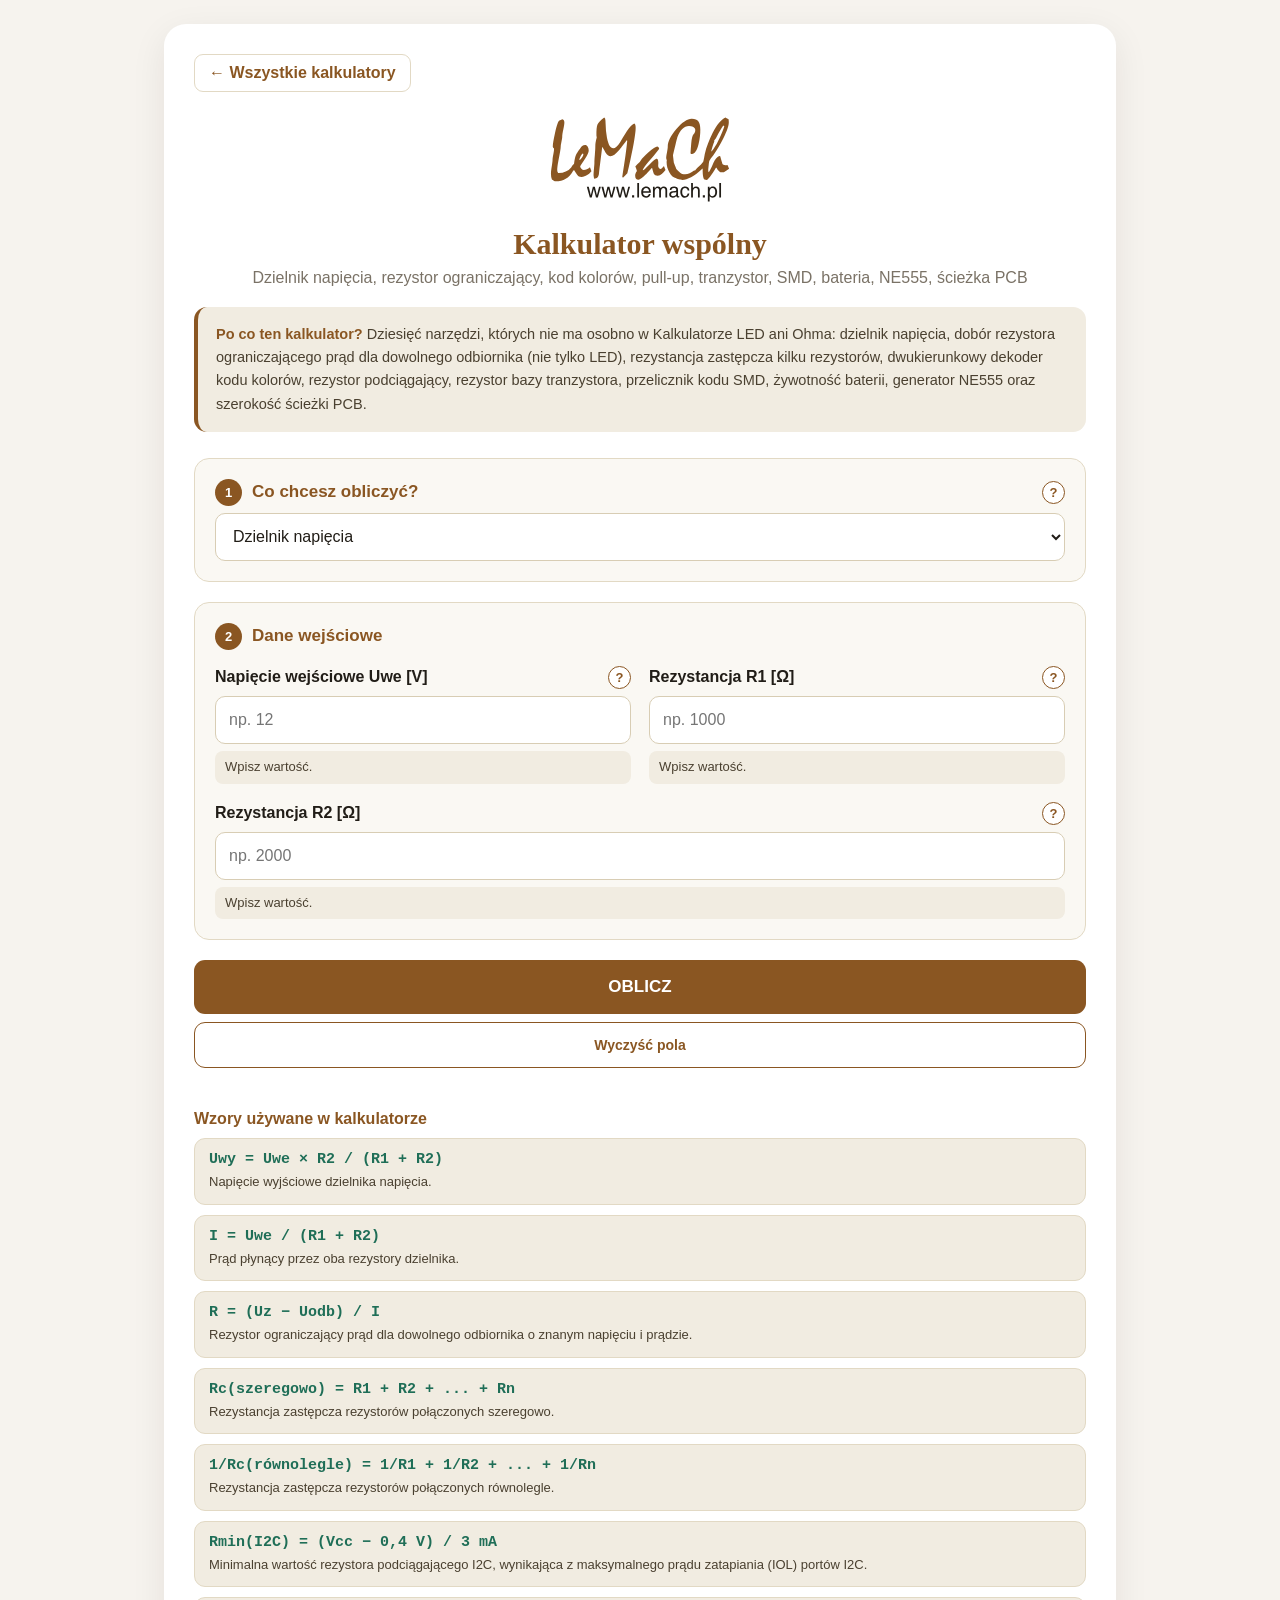
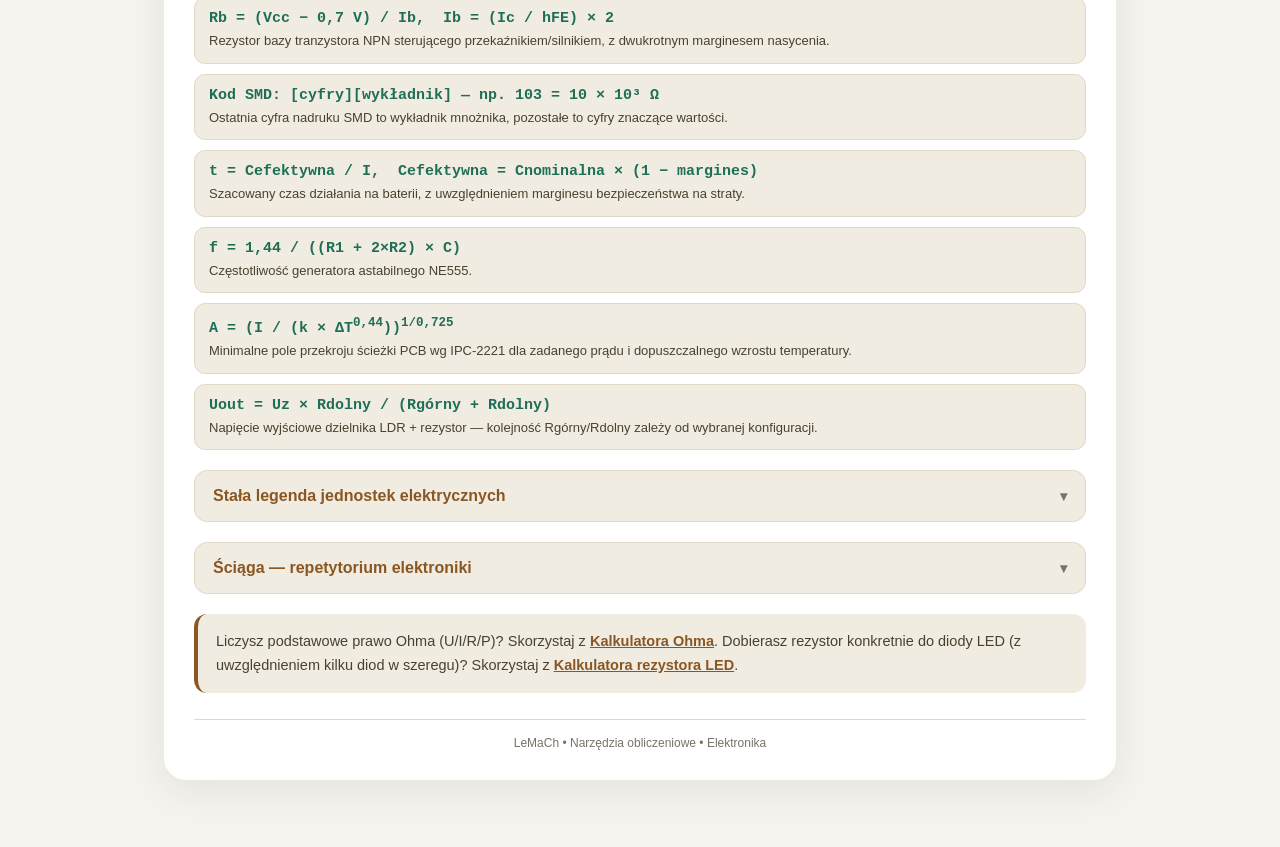
<file: kalkulator-wspolny.html>
<!doctype html>
<html lang="pl">

<head>

<meta charset="utf-8">
<meta name="viewport" content="width=device-width,initial-scale=1">
<meta name="description" content="Dziesięć kalkulatorów elektronicznych w jednym: dzielnik napięcia, kod kolorów i SMD, rezystor podciągający i bazy tranzystora, generator NE555, żywotność baterii, ścieżka PCB.">
<link rel="icon" type="image/svg+xml" href="favicon.svg">

<title>Kalkulator wspólny — LeMaCh</title>

<link rel="stylesheet" href="common.css">

</head>


<body>

<main>

<section class="card">


<a class="back" href="index.html">
← Wszystkie kalkulatory
</a>


<div class="logo">
<img src="logo.svg" alt="LeMaCh">
</div>


<h1>
Kalkulator wspólny
</h1>

<p class="subtitle">
Dzielnik napięcia, rezystor ograniczający, kod kolorów, pull-up, tranzystor, SMD, bateria, NE555, ścieżka PCB
</p>


<div class="intro">
<b>Po co ten kalkulator?</b> Dziesięć narzędzi, których nie ma osobno w Kalkulatorze LED ani Ohma: dzielnik napięcia, dobór rezystora ograniczającego prąd dla dowolnego odbiornika (nie tylko LED), rezystancja zastępcza kilku rezystorów, dwukierunkowy dekoder kodu kolorów, rezystor podciągający, rezystor bazy tranzystora, przelicznik kodu SMD, żywotność baterii, generator NE555 oraz szerokość ścieżki PCB.
</div>


<!-- =====================================================
1. WYBÓR TRYBU
===================================================== -->

<section class="section">

<div class="label-row">
<h2 class="section-title" style="margin:0;">
<span class="num">1</span>
Co chcesz obliczyć?
</h2>
<button type="button" class="qbtn" onclick="toggleTip('tip-mode')" aria-label="Wyjaśnienie: wybór trybu">?</button>
</div>

<div id="tip-mode" class="tip hidden">
<b>Dzielnik napięcia</b> — jak rozkłada się napięcie na dwóch rezystorach w szeregu.<br>
<b>Rezystor ograniczający</b> — dobór rezystora dla dowolnego odbiornika o znanym napięciu i prądzie (silnik, przekaźnik, czujnik, dioda...).<br>
<b>Rezystancja zastępcza</b> — ile wyjdzie z kilku rezystorów połączonych razem.<br>
<b>Kod kolorów</b> — odczytaj wartość z pasków na rezystorze albo znajdź paski dla swojej wartości.<br>
<b>Rezystor podciągający</b> — dobór pull-up dla magistrali I2C albo GPIO/przycisku.<br>
<b>Rezystor bazy tranzystora</b> — sterowanie przekaźnikiem lub silnikiem z Arduino.<br>
<b>Przelicznik kodu SMD</b> — nadruk na rezystorze SMD ↔ wartość w omach.<br>
<b>Żywotność baterii</b> — szacowany czas działania układu na baterii.<br>
<b>Generator NE555</b> — częstotliwość i wypełnienie układu astabilnego.<br>
<b>Szerokość ścieżki PCB</b> — minimalna szerokość ścieżki dla zadanego prądu.
</div>

<select id="mode" onchange="setMode()">

<option value="DIV">
Dzielnik napięcia
</option>

<option value="SER">
Rezystor ograniczający (dowolny odbiornik)
</option>

<option value="COMBO">
Rezystancja zastępcza (szeregowo / równolegle)
</option>

<option value="COLOR">
Kod kolorów rezystora
</option>

<option value="PULLUP">
Rezystor podciągający (pull-up)
</option>

<option value="TRANS">
Rezystor bazy tranzystora (sterowanie przekaźnikiem/silnikiem)
</option>

<option value="SMD">
Przelicznik kodu SMD rezystorów
</option>

<option value="BATTERY">
Żywotność baterii
</option>

<option value="NE555">
Generator NE555 (astabilny)
</option>

<option value="TRACE">
Szerokość ścieżki PCB
</option>

<option value="LDR">
Dobór rezystora dla LDR (fotorezystor)
</option>

</select>

</section>


<!-- =====================================================
2A. POLA: DZIELNIK / REZYSTOR OGRANICZAJĄCY (3 pola ogólne)
===================================================== -->

<section class="section" id="fields-3num">

<h2 class="section-title">
<span class="num">2</span>
Dane wejściowe
</h2>

<div class="grid">

<div>
<div class="label-row">
<label id="l1"></label>
<button type="button" class="qbtn" onclick="toggleTip('tip1')" aria-label="Wyjaśnienie pola 1">?</button>
</div>
<div id="tip1" class="tip hidden"></div>
<input id="a" type="text" inputmode="decimal" oninput="update(1)" onkeydown="if(event.key==='Enter'){calc();}">
<div id="c1" class="converter">Wpisz wartość.</div>
</div>

<div>
<div class="label-row">
<label id="l2"></label>
<button type="button" class="qbtn" onclick="toggleTip('tip2')" aria-label="Wyjaśnienie pola 2">?</button>
</div>
<div id="tip2" class="tip hidden"></div>
<input id="b" type="text" inputmode="decimal" oninput="update(2)" onkeydown="if(event.key==='Enter'){calc();}">
<div id="c2" class="converter">Wpisz wartość.</div>
</div>

<div class="full" id="field3-wrap">
<div class="label-row">
<label id="l3"></label>
<button type="button" class="qbtn" onclick="toggleTip('tip3')" aria-label="Wyjaśnienie pola 3">?</button>
</div>
<div id="tip3" class="tip hidden"></div>
<input id="c" type="text" inputmode="decimal" oninput="update(3)" onkeydown="if(event.key==='Enter'){calc();}">
<div id="c3" class="converter">Wpisz wartość.</div>
</div>

</div>


<!-- parametry rezystora — tylko tryb SER -->
<div class="grid" id="ser-params" style="margin-top:18px;">

<div>
<div class="label-row">
<label for="tol">Tolerancja</label>
<button type="button" class="qbtn" onclick="toggleTip('tip-tol')" aria-label="Wyjaśnienie: tolerancja">?</button>
</div>
<div id="tip-tol" class="tip hidden">
Dopuszczalne odchylenie rzeczywistej rezystancji od wartości nominalnej.
</div>
<select id="tol">
<option value="1">±1%</option>
<option value="5" selected>±5%</option>
<option value="10">±10%</option>
</select>
</div>

<div>
<div class="label-row">
<label for="rated">Moc znamionowa</label>
<button type="button" class="qbtn" onclick="toggleTip('tip-rated')" aria-label="Wyjaśnienie: moc znamionowa">?</button>
</div>
<div id="tip-rated" class="tip hidden">
Maksymalna moc, jaką rezystor może bezpiecznie i długotrwale rozproszyć jako ciepło.
</div>
<select id="rated">
<option value="0.125">0,125 W</option>
<option value="0.25" selected>0,25 W</option>
<option value="0.5">0,5 W</option>
<option value="1">1 W</option>
<option value="2">2 W</option>
</select>
</div>

<div class="full">
<div class="label-row">
<label for="series">Szereg rezystorów</label>
<button type="button" class="qbtn" onclick="toggleTip('tip-series')" aria-label="Wyjaśnienie: szereg rezystorów">?</button>
</div>
<div id="tip-series" class="tip hidden">
E12/E24/E96 — znormalizowane zestawy dostępnych wartości (norma IEC 60063). Im gęstszy szereg, tym dokładniej dobierzesz rezystor.
</div>
<select id="series">
<option value="E12">E12</option>
<option value="E24" selected>E24</option>
<option value="E96">E96</option>
</select>
</div>

</div>

</section>


<!-- =====================================================
2B. POLA: REZYSTANCJA ZASTĘPCZA
===================================================== -->

<section class="section hidden" id="fields-combo">

<h2 class="section-title">
<span class="num">2</span>
Dane wejściowe
</h2>

<div class="label-row">
<label for="combo-list">Wartości rezystorów [Ω]</label>
<button type="button" class="qbtn" onclick="toggleTip('tip-combo')" aria-label="Wyjaśnienie: lista rezystorów">?</button>
</div>

<div id="tip-combo" class="tip hidden">
Wpisz wartości rezystorów oddzielone przecinkiem lub spacją, np. <b>220, 330, 1000</b>. Minimum 2 wartości. Kalkulator policzy jednocześnie połączenie szeregowe i równoległe tych samych rezystorów.
</div>

<textarea id="combo-list" placeholder="np. 220, 330, 1000" onkeydown="if(event.key==='Enter' && event.ctrlKey){calc();}"></textarea>

<div class="hint">
Ctrl+Enter też uruchamia obliczenie. Możesz wpisać dowolną liczbę rezystorów (min. 2).
</div>

</section>


<!-- =====================================================
2C. POLA: KOD KOLORÓW
===================================================== -->

<section class="section hidden" id="fields-color">

<h2 class="section-title">
<span class="num">2</span>
Dane wejściowe
</h2>

<div class="label-row">
<label for="colormode">Kierunek</label>
<button type="button" class="qbtn" onclick="toggleTip('tip-colormode')" aria-label="Wyjaśnienie: kierunek dekodowania">?</button>
</div>

<div id="tip-colormode" class="tip hidden">
<b>Kolory → wartość</b>: masz rezystor w ręku, wybierasz kolory pasków, dostajesz wartość.<br>
<b>Wartość → kolory</b>: znasz wartość (np. z Kalkulatora LED), a kalkulator pokaże, jakich pasków szukać na rezystorze w sklepie.
</div>

<select id="colormode" onchange="setColorMode()">
<option value="TOVALUE">Kolory → wartość</option>
<option value="TOCOLOR">Wartość → kolory</option>
</select>


<!-- --- Kolory -> Wartość --- -->
<div id="color-tovalue" style="margin-top:18px;">

<div class="grid3">

<div>
<label for="cband-count">Liczba pasków</label>
<select id="cband-count" onchange="renderColorInputs()">
<option value="4">4 (2 cyfry)</option>
<option value="5">5 (3 cyfry)</option>
</select>
</div>

</div>

<div id="color-digit-selects" class="grid3" style="margin-top:14px;"></div>

</div>


<!-- --- Wartość -> Kolory --- -->
<div id="color-tocolor" class="hidden" style="margin-top:18px;">

<div class="grid">

<div>
<label for="rvalue">Rezystancja [Ω]</label>
<input id="rvalue" type="text" inputmode="decimal" placeholder="np. 4700" onkeydown="if(event.key==='Enter'){calc();}">
</div>

<div>
<label for="rvalue-bands">Liczba pasków</label>
<select id="rvalue-bands">
<option value="4">4 (2 cyfry)</option>
<option value="5">5 (3 cyfry)</option>
</select>
</div>

<div class="full">
<label for="rvalue-tol">Tolerancja</label>
<select id="rvalue-tol">
<option value="1">±1% (brązowy)</option>
<option value="2">±2% (czerwony)</option>
<option value="5" selected>±5% (złoty)</option>
<option value="10">±10% (srebrny)</option>
</select>
</div>

</div>

</div>

</section>


<!-- =====================================================
2D. POLA: REZYSTOR PODCIĄGAJĄCY (PULL-UP)
===================================================== -->

<section class="section hidden" id="fields-pullup">

<h2 class="section-title">
<span class="num">2</span>
Dane wejściowe
</h2>

<div class="grid">

<div>
<div class="label-row">
<label for="pu-vcc">Napięcie zasilania Vcc [V]</label>
<button type="button" class="qbtn" onclick="toggleTip('tip-pu-vcc')" aria-label="Wyjaśnienie: Vcc">?</button>
</div>
<div id="tip-pu-vcc" class="tip hidden">
Napięcie logiczne układu — najczęściej 5 V (Arduino Uno) lub 3,3 V (ESP32, większość czujników I2C).
</div>
<input id="pu-vcc" type="text" inputmode="decimal" placeholder="np. 5" onkeydown="if(event.key==='Enter'){calc();}">
</div>

<div class="full">
<div class="label-row">
<label for="pu-kind">Zastosowanie</label>
<button type="button" class="qbtn" onclick="toggleTip('tip-pu-kind')" aria-label="Wyjaśnienie: zastosowanie">?</button>
</div>
<div id="tip-pu-kind" class="tip hidden">
<b>I2C</b>: magistrala wymaga rezystorów podciągających na liniach SDA i SCL — zbyt niska wartość przeciąża wyjścia urządzeń, zbyt wysoka spowalnia zbocza sygnału. <b>GPIO / przycisk</b>: proste podciąganie cyfrowego wejścia do stanu wysokiego (np. przycisk zwierający do masy).
</div>
<select id="pu-kind" onchange="calc()">
<option value="I2C_100">I2C — Standard Mode (100 kHz)</option>
<option value="I2C_400">I2C — Fast Mode (400 kHz)</option>
<option value="I2C_1M">I2C — Fast Mode Plus (1 MHz)</option>
<option value="GPIO">GPIO / przycisk (podciąganie cyfrowe)</option>
</select>
</div>

<div class="full">
<div class="label-row">
<label for="pu-ruser">Twoja wartość R do sprawdzenia [Ω] (opcjonalnie)</label>
<button type="button" class="qbtn" onclick="toggleTip('tip-pu-ruser')" aria-label="Wyjaśnienie: R do sprawdzenia">?</button>
</div>
<div id="tip-pu-ruser" class="tip hidden">
Jeśli masz już konkretny rezystor (np. 4700 Ω), wpisz go tutaj, a kalkulator sprawdzi, czy mieści się w bezpiecznym zakresie.
</div>
<input id="pu-ruser" type="text" inputmode="decimal" placeholder="np. 4700" onkeydown="if(event.key==='Enter'){calc();}">
</div>

</div>

</section>


<!-- =====================================================
2E. POLA: REZYSTOR BAZY TRANZYSTORA
===================================================== -->

<section class="section hidden" id="fields-trans">

<h2 class="section-title">
<span class="num">2</span>
Dane wejściowe
</h2>

<div class="grid">

<div>
<div class="label-row">
<label for="tr-vcc">Napięcie sterujące Vcc [V]</label>
<button type="button" class="qbtn" onclick="toggleTip('tip-tr-vcc')" aria-label="Wyjaśnienie: napięcie sterujące">?</button>
</div>
<div id="tip-tr-vcc" class="tip hidden">
Napięcie na pinie mikrokontrolera sterującym bazą tranzystora — najczęściej 5 V (Arduino Uno) lub 3,3 V (ESP32).
</div>
<input id="tr-vcc" type="text" inputmode="decimal" placeholder="np. 5" onkeydown="if(event.key==='Enter'){calc();}">
</div>

<div>
<div class="label-row">
<label for="tr-ic">Prąd obciążenia Ic [mA]</label>
<button type="button" class="qbtn" onclick="toggleTip('tip-tr-ic')" aria-label="Wyjaśnienie: prąd obciążenia">?</button>
</div>
<div id="tip-tr-ic" class="tip hidden">
Prąd płynący przez obciążenie podłączone do kolektora — np. cewkę przekaźnika lub silnik. Znajdziesz go w karcie katalogowej przekaźnika/silnika albo zmierzysz multimetrem.
</div>
<input id="tr-ic" type="text" inputmode="decimal" placeholder="np. 70" onkeydown="if(event.key==='Enter'){calc();}">
</div>

<div class="full">
<div class="label-row">
<label for="tr-hfe">Wzmocnienie prądowe tranzystora hFE (β)</label>
<button type="button" class="qbtn" onclick="toggleTip('tip-tr-hfe')" aria-label="Wyjaśnienie: hFE">?</button>
</div>
<div id="tip-tr-hfe" class="tip hidden">
Wzmocnienie prądowe (beta) znajdziesz w karcie katalogowej tranzystora — dla popularnych tranzystorów NPN (np. BC547, 2N2222, 2N3904) typowo 100–300. Jeśli nie znasz wartości, użyj bezpiecznie niskiej, np. 100.
</div>
<input id="tr-hfe" type="text" inputmode="decimal" placeholder="np. 100" onkeydown="if(event.key==='Enter'){calc();}">
</div>

</div>

</section>


<!-- =====================================================
2F. POLA: PRZELICZNIK KODU SMD REZYSTORÓW
===================================================== -->

<section class="section hidden" id="fields-smd">

<h2 class="section-title">
<span class="num">2</span>
Dane wejściowe
</h2>

<div class="label-row">
<label for="smd-mode">Kierunek</label>
<button type="button" class="qbtn" onclick="toggleTip('tip-smd-mode')" aria-label="Wyjaśnienie: kierunek przelicznika SMD">?</button>
</div>

<div id="tip-smd-mode" class="tip hidden">
<b>Kod → wartość</b>: masz rezystor SMD z nadrukiem (np. 103, 4R7, 01A), a kalkulator poda jego wartość.<br>
<b>Wartość → kod</b>: znasz wartość rezystancji, a kalkulator wygeneruje nadruk do wyszukania na taśmie/w pudełku.
</div>

<select id="smd-mode" onchange="setSmdMode()">
<option value="TOVALUE">Kod → wartość</option>
<option value="TOCODE">Wartość → kod</option>
</select>

<div id="smd-tovalue" style="margin-top:18px;">

<div class="label-row">
<label for="smd-code">Nadruk na rezystorze SMD</label>
<button type="button" class="qbtn" onclick="toggleTip('tip-smd-code')" aria-label="Wyjaśnienie: format nadruku SMD">?</button>
</div>

<div id="tip-smd-code" class="tip hidden">
Obsługiwane formaty: <b>3-cyfrowy</b> (np. 103 = 10 × 10³ Ω = 10 kΩ), <b>4-cyfrowy</b> (np. 1002 = 100 × 10² Ω = 10 kΩ, dokładniejszy), <b>notacja R</b> dla wartości poniżej 10 Ω (np. 4R7 = 4,7 Ω, R47 = 0,47 Ω) oraz <b>EIA-96</b> — 2 cyfry + litera mnożnika (np. 01A = 100 Ω).
</div>

<input id="smd-code" type="text" placeholder="np. 103, 4R7, 01A" onkeydown="if(event.key==='Enter'){calc();}">

</div>

<div id="smd-tocode" class="hidden" style="margin-top:18px;">

<div class="grid">

<div>
<label for="smd-value">Rezystancja [Ω]</label>
<input id="smd-value" type="text" inputmode="decimal" placeholder="np. 4700" onkeydown="if(event.key==='Enter'){calc();}">
</div>

<div>
<label for="smd-format">Format kodu</label>
<select id="smd-format">
<option value="3">3-cyfrowy (E24)</option>
<option value="4">4-cyfrowy (E96)</option>
<option value="EIA96">EIA-96 (1%)</option>
</select>
</div>

</div>

</div>

</section>


<!-- =====================================================
2G. POLA: ŻYWOTNOŚĆ BATERII
===================================================== -->

<section class="section hidden" id="fields-battery">

<h2 class="section-title">
<span class="num">2</span>
Dane wejściowe
</h2>

<div class="grid">

<div>
<div class="label-row">
<label for="bat-capacity">Pojemność baterii [mAh]</label>
<button type="button" class="qbtn" onclick="toggleTip('tip-bat-capacity')" aria-label="Wyjaśnienie: pojemność baterii">?</button>
</div>
<div id="tip-bat-capacity" class="tip hidden">
Znajdziesz na obudowie baterii/akumulatora lub w karcie katalogowej powerbanku/modułu zasilania. Popularne przykłady: 18650 ≈ 2500–3500 mAh, AA (alkaliczna) ≈ 2000–2500 mAh, mały LiPo do ESP32 ≈ 500–2000 mAh.
</div>
<input id="bat-capacity" type="text" inputmode="decimal" placeholder="np. 2000" onkeydown="if(event.key==='Enter'){calc();}">
</div>

<div>
<div class="label-row">
<label for="bat-current">Średni pobór prądu [mA]</label>
<button type="button" class="qbtn" onclick="toggleTip('tip-bat-current')" aria-label="Wyjaśnienie: pobór prądu">?</button>
</div>
<div id="tip-bat-current" class="tip hidden">
Średni prąd pobierany przez cały układ (mikrokontroler + czujniki + Wi-Fi itd.), nie tylko szczytowy. Jeśli układ często „śpi” (deep sleep) i budzi się okresowo, policz średnią ważoną czasem — albo zmierz multimetrem w trybie uśredniania.
</div>
<input id="bat-current" type="text" inputmode="decimal" placeholder="np. 80" onkeydown="if(event.key==='Enter'){calc();}">
</div>

<div class="full">
<div class="label-row">
<label for="bat-derate">Margines bezpieczeństwa</label>
<button type="button" class="qbtn" onclick="toggleTip('tip-bat-derate')" aria-label="Wyjaśnienie: margines bezpieczeństwa">?</button>
</div>
<div id="tip-bat-derate" class="tip hidden">
Realna pojemność baterii jest zwykle niższa niż nominalna (starzenie, temperatura, spadek napięcia pod obciążeniem, sprawność przetwornicy). Zapas 20–30% daje bardziej realistyczny szacunek niż liczenie z nominalnej pojemności wprost.
</div>
<select id="bat-derate">
<option value="0">Brak (optymistyczne, teoretyczne maksimum)</option>
<option value="15">15%</option>
<option value="30" selected>30% (zalecane, realistyczne)</option>
<option value="50">50% (ostrożne, praca w trudnych warunkach)</option>
</select>
</div>

</div>

</section>


<!-- =====================================================
2H. POLA: GENERATOR NE555 (ASTABILNY)
===================================================== -->

<section class="section hidden" id="fields-ne555">

<h2 class="section-title">
<span class="num">2</span>
Dane wejściowe
</h2>

<div class="grid">

<div>
<div class="label-row">
<label for="ne-r1">Rezystor R1 [kΩ]</label>
<button type="button" class="qbtn" onclick="toggleTip('tip-ne-r1')" aria-label="Wyjaśnienie: R1">?</button>
</div>
<div id="tip-ne-r1" class="tip hidden">
R1 łączy zasilanie Vcc z połączonymi razem nóżkami 7 (rozładowanie) i 8. Wpływa na czas stanu wysokiego.
</div>
<input id="ne-r1" type="text" inputmode="decimal" placeholder="np. 1" onkeydown="if(event.key==='Enter'){calc();}">
</div>

<div>
<div class="label-row">
<label for="ne-r2">Rezystor R2 [kΩ]</label>
<button type="button" class="qbtn" onclick="toggleTip('tip-ne-r2')" aria-label="Wyjaśnienie: R2">?</button>
</div>
<div id="tip-ne-r2" class="tip hidden">
R2 łączy nóżkę 7 z nóżkami 2 i 6. Wpływa zarówno na czas stanu wysokiego, jak i niskiego.
</div>
<input id="ne-r2" type="text" inputmode="decimal" placeholder="np. 10" onkeydown="if(event.key==='Enter'){calc();}">
</div>

<div class="full">
<div class="label-row">
<label for="ne-c">Kondensator C [µF]</label>
<button type="button" class="qbtn" onclick="toggleTip('tip-ne-c')" aria-label="Wyjaśnienie: kondensator C">?</button>
</div>
<div id="tip-ne-c" class="tip hidden">
Kondensator czasowy między nóżką 2/6 a masą. Razem z R1 i R2 wyznacza częstotliwość generowanego przebiegu prostokątnego.
</div>
<input id="ne-c" type="text" inputmode="decimal" placeholder="np. 10" onkeydown="if(event.key==='Enter'){calc();}">
</div>

</div>

</section>


<!-- =====================================================
2I. POLA: SZEROKOŚĆ ŚCIEŻKI PCB
===================================================== -->

<section class="section hidden" id="fields-trace">

<h2 class="section-title">
<span class="num">2</span>
Dane wejściowe
</h2>

<div class="grid">

<div>
<div class="label-row">
<label for="tc-current">Prąd w ścieżce [A]</label>
<button type="button" class="qbtn" onclick="toggleTip('tip-tc-current')" aria-label="Wyjaśnienie: prąd w ścieżce">?</button>
</div>
<div id="tip-tc-current" class="tip hidden">
Maksymalny prąd, jaki ta ścieżka będzie musiała przewodzić w normalnej pracy.
</div>
<input id="tc-current" type="text" inputmode="decimal" placeholder="np. 1.5" onkeydown="if(event.key==='Enter'){calc();}">
</div>

<div>
<div class="label-row">
<label for="tc-rise">Dopuszczalny wzrost temperatury [°C]</label>
<button type="button" class="qbtn" onclick="toggleTip('tip-tc-rise')" aria-label="Wyjaśnienie: wzrost temperatury">?</button>
</div>
<div id="tip-tc-rise" class="tip hidden">
O ile ścieżka może się nagrzać ponad temperaturę otoczenia. Typowo przyjmuje się 10°C (bezpiecznie) do 20°C (bardziej agresywnie, mniej miejsca).
</div>
<input id="tc-rise" type="text" inputmode="decimal" placeholder="np. 10" onkeydown="if(event.key==='Enter'){calc();}">
</div>

<div>
<div class="label-row">
<label for="tc-thickness">Grubość miedzi</label>
<button type="button" class="qbtn" onclick="toggleTip('tip-tc-thickness')" aria-label="Wyjaśnienie: grubość miedzi">?</button>
</div>
<div id="tip-tc-thickness" class="tip hidden">
Standardowa grubość miedzi na warstwie PCB dla hobbystycznych projektów to 1 oz (35 µm). 2 oz (70 µm) stosuje się przy większych prądach.
</div>
<select id="tc-thickness">
<option value="0.5">0,5 oz (17,5 µm)</option>
<option value="1" selected>1 oz (35 µm)</option>
<option value="2">2 oz (70 µm)</option>
<option value="3">3 oz (105 µm)</option>
</select>
</div>

<div>
<div class="label-row">
<label for="tc-layer">Warstwa ścieżki</label>
<button type="button" class="qbtn" onclick="toggleTip('tip-tc-layer')" aria-label="Wyjaśnienie: warstwa ścieżki">?</button>
</div>
<div id="tip-tc-layer" class="tip hidden">
Ścieżki na zewnętrznej warstwie (top/bottom) chłodzą się lepiej niż ścieżki wewnętrzne (między warstwami) — te drugie wymagają większej szerokości dla tego samego prądu.
</div>
<select id="tc-layer">
<option value="external" selected>Zewnętrzna (top/bottom)</option>
<option value="internal">Wewnętrzna</option>
</select>
</div>

</div>

</section>


<!-- =====================================================
2J. POLA: DOBÓR REZYSTORA DLA LDR
===================================================== -->

<section class="section hidden" id="fields-ldr">

<h2 class="section-title">
<span class="num">2</span>
Dane wejściowe
</h2>

<div class="grid">

<div>
<div class="label-row">
<label for="ldr-uz">Napięcie zasilania Uz [V]</label>
<button type="button" class="qbtn" onclick="toggleTip('tip-ldr-uz')" aria-label="Wyjaśnienie: napięcie zasilania">?</button>
</div>
<div id="tip-ldr-uz" class="tip hidden">
Napięcie zasilające dzielnik LDR + rezystor.
</div>
<input id="ldr-uz" type="text" inputmode="decimal" placeholder="np. 4.55" onkeydown="if(event.key==='Enter'){calc();}">
</div>

<div>
<div class="label-row">
<label for="ldr-th">Próg przełączania Uth [V]</label>
<button type="button" class="qbtn" onclick="toggleTip('tip-ldr-th')" aria-label="Wyjaśnienie: próg przełączania">?</button>
</div>
<div id="tip-ldr-th" class="tip hidden">
Napięcie, powyżej którego przyjmujemy, że tranzystor się załącza. Domyślnie 0,65 V — to wartość <b>modelowa/projektowa</b>, nie uniwersalna stała każdego tranzystora. Rzeczywisty próg zależy od typu tranzystora, prądu bazy, temperatury i punktu pracy — zmień tę wartość, jeśli masz dokładniejsze dane z karty katalogowej swojego tranzystora.
</div>
<input id="ldr-th" type="text" inputmode="decimal" placeholder="0.65" value="0.65" onkeydown="if(event.key==='Enter'){calc();}">
</div>

<div>
<div class="label-row">
<label for="ldr-light">LDR w świetle [kΩ]</label>
<button type="button" class="qbtn" onclick="toggleTip('tip-ldr-light')" aria-label="Wyjaśnienie: LDR w świetle">?</button>
</div>
<div id="tip-ldr-light" class="tip hidden">
Rezystancja fotorezystora przy pełnym oświetleniu — im jaśniej, tym niższa wartość. Zmierz multimetrem albo sprawdź w karcie katalogowej.
</div>
<input id="ldr-light" type="text" inputmode="decimal" placeholder="np. 4.65" onkeydown="if(event.key==='Enter'){calc();}">
</div>

<div>
<div class="label-row">
<label for="ldr-dark">LDR w ciemności [kΩ]</label>
<button type="button" class="qbtn" onclick="toggleTip('tip-ldr-dark')" aria-label="Wyjaśnienie: LDR w ciemności">?</button>
</div>
<div id="tip-ldr-dark" class="tip hidden">
Rezystancja fotorezystora bez oświetlenia — zwykle setki kΩ do kilku MΩ.
</div>
<input id="ldr-dark" type="text" inputmode="decimal" placeholder="np. 441" onkeydown="if(event.key==='Enter'){calc();}">
</div>

<div class="full">
<div class="label-row">
<label for="ldr-topo">Konfiguracja dzielnika</label>
<button type="button" class="qbtn" onclick="toggleTip('tip-ldr-topo')" aria-label="Wyjaśnienie: konfiguracja dzielnika">?</button>
</div>
<div id="tip-ldr-topo" class="tip hidden">
<b>A — rezystor na górze</b> (+V → R → wyjście → LDR → masa): w świetle wyjście jest NISKIE (tranzystor OFF), w ciemności WYSOKIE (tranzystor ON). Typowy wybór do „włącz LED po zmroku”.<br>
<b>B — LDR na górze</b> (+V → LDR → wyjście → R → masa): logika odwrotna — w świetle wyjście WYSOKIE (ON), w ciemności NISKIE (OFF). Wybierz, gdy chcesz reakcję na jasność, nie na ciemność.
</div>
<select id="ldr-topo">
<option value="A" selected>A — rezystor na górze (jasno→OFF, ciemno→ON)</option>
<option value="B">B — LDR na górze (jasno→ON, ciemno→OFF)</option>
</select>
</div>

</div>

</section>


<button onclick="calc()">
OBLICZ
</button>

<button type="button" class="copybtn" onclick="clearForm()">
Wyczyść pola
</button>


<div id="res" class="results" aria-live="polite" aria-atomic="true"></div>


<!-- =====================================================
WZORY
===================================================== -->

<div class="formula-heading">
Wzory używane w kalkulatorze
</div>

<div class="formula-list">

<div class="formula-item">
<div class="formula-eq">Uwy = Uwe × R2 / (R1 + R2)</div>
<div class="formula-desc">Napięcie wyjściowe dzielnika napięcia.</div>
</div>

<div class="formula-item">
<div class="formula-eq">I = Uwe / (R1 + R2)</div>
<div class="formula-desc">Prąd płynący przez oba rezystory dzielnika.</div>
</div>

<div class="formula-item">
<div class="formula-eq">R = (Uz − Uodb) / I</div>
<div class="formula-desc">Rezystor ograniczający prąd dla dowolnego odbiornika o znanym napięciu i prądzie.</div>
</div>

<div class="formula-item">
<div class="formula-eq">Rc(szeregowo) = R1 + R2 + ... + Rn</div>
<div class="formula-desc">Rezystancja zastępcza rezystorów połączonych szeregowo.</div>
</div>

<div class="formula-item">
<div class="formula-eq">1/Rc(równolegle) = 1/R1 + 1/R2 + ... + 1/Rn</div>
<div class="formula-desc">Rezystancja zastępcza rezystorów połączonych równolegle.</div>
</div>

<div class="formula-item">
<div class="formula-eq">Rmin(I2C) = (Vcc − 0,4 V) / 3 mA</div>
<div class="formula-desc">Minimalna wartość rezystora podciągającego I2C, wynikająca z maksymalnego prądu zatapiania (IOL) portów I2C.</div>
</div>

<div class="formula-item">
<div class="formula-eq">Rb = (Vcc − 0,7 V) / Ib,&nbsp; Ib = (Ic / hFE) × 2</div>
<div class="formula-desc">Rezystor bazy tranzystora NPN sterującego przekaźnikiem/silnikiem, z dwukrotnym marginesem nasycenia.</div>
</div>

<div class="formula-item">
<div class="formula-eq">Kod SMD: [cyfry][wykładnik] — np. 103 = 10 × 10³ Ω</div>
<div class="formula-desc">Ostatnia cyfra nadruku SMD to wykładnik mnożnika, pozostałe to cyfry znaczące wartości.</div>
</div>

<div class="formula-item">
<div class="formula-eq">t = Cefektywna / I,&nbsp; Cefektywna = Cnominalna × (1 − margines)</div>
<div class="formula-desc">Szacowany czas działania na baterii, z uwzględnieniem marginesu bezpieczeństwa na straty.</div>
</div>

<div class="formula-item">
<div class="formula-eq">f = 1,44 / ((R1 + 2×R2) × C)</div>
<div class="formula-desc">Częstotliwość generatora astabilnego NE555.</div>
</div>

<div class="formula-item">
<div class="formula-eq">A = (I / (k × ΔT<sup>0,44</sup>))<sup>1/0,725</sup></div>
<div class="formula-desc">Minimalne pole przekroju ścieżki PCB wg IPC-2221 dla zadanego prądu i dopuszczalnego wzrostu temperatury.</div>
</div>

<div class="formula-item">
<div class="formula-eq">Uout = Uz × Rdolny / (Rgórny + Rdolny)</div>
<div class="formula-desc">Napięcie wyjściowe dzielnika LDR + rezystor — kolejność Rgórny/Rdolny zależy od wybranej konfiguracji.</div>
</div>

</div>


<!-- =====================================================
STAŁA LEGENDA
===================================================== -->

<details class="collapsible">
<summary>Stała legenda jednostek elektrycznych</summary>
<div class="collapsible-body legend">

<h4>Napięcie — U</h4>
<table>
<tr><th>Symbol</th><th>Nazwa</th><th>Wartość</th></tr>
<tr><td>µV</td><td>mikrowolt</td><td>0,000001 V</td></tr>
<tr><td>mV</td><td>milivolt</td><td>0,001 V</td></tr>
<tr><td>V</td><td>wolt</td><td>1 V</td></tr>
<tr><td>kV</td><td>kilowolt</td><td>1 000 V</td></tr>
</table>

<h4>Prąd — I</h4>
<table>
<tr><th>Symbol</th><th>Nazwa</th><th>Wartość</th></tr>
<tr><td>µA</td><td>mikroamper</td><td>0,000001 A</td></tr>
<tr><td>mA</td><td>miliamper</td><td>0,001 A</td></tr>
<tr><td>A</td><td>amper</td><td>1 A</td></tr>
<tr><td>kA</td><td>kiloamper</td><td>1 000 A</td></tr>
</table>

<h4>Rezystancja — R</h4>
<table>
<tr><th>Symbol</th><th>Nazwa</th><th>Wartość</th></tr>
<tr><td>µΩ</td><td>mikroom</td><td>0,000001 Ω</td></tr>
<tr><td>mΩ</td><td>miliom</td><td>0,001 Ω</td></tr>
<tr><td>Ω</td><td>om</td><td>1 Ω</td></tr>
<tr><td>kΩ</td><td>kiloohm</td><td>1 000 Ω</td></tr>
<tr><td>MΩ</td><td>megaohm</td><td>1 000 000 Ω</td></tr>
</table>

<h4>Moc — P</h4>
<table>
<tr><th>Symbol</th><th>Nazwa</th><th>Wartość</th></tr>
<tr><td>µW</td><td>mikrowat</td><td>0,000001 W</td></tr>
<tr><td>mW</td><td>miliwat</td><td>0,001 W</td></tr>
<tr><td>W</td><td>wat</td><td>1 W</td></tr>
<tr><td>kW</td><td>kilowat</td><td>1 000 W</td></tr>
</table>

<h4>Ładunek elektryczny — Q</h4>
<table>
<tr><th>Symbol</th><th>Nazwa</th><th>Wartość</th></tr>
<tr><td>µC</td><td>mikrokulomb</td><td>0,000001 C</td></tr>
<tr><td>mC</td><td>milkulomb</td><td>0,001 C</td></tr>
<tr><td>C</td><td>kulomb</td><td>1 C</td></tr>
</table>

<h4>Częstotliwość — f</h4>
<table>
<tr><th>Symbol</th><th>Nazwa</th><th>Wartość</th></tr>
<tr><td>Hz</td><td>herc</td><td>1 Hz</td></tr>
<tr><td>kHz</td><td>kilohertz</td><td>1 000 Hz</td></tr>
<tr><td>MHz</td><td>megahertz</td><td>1 000 000 Hz</td></tr>
<tr><td>GHz</td><td>gigahertz</td><td>1 000 000 000 Hz</td></tr>
</table>

<h4>Energia — E</h4>
<table>
<tr><th>Symbol</th><th>Nazwa</th><th>Wartość</th></tr>
<tr><td>J</td><td>dżul</td><td>1 J</td></tr>
<tr><td>kJ</td><td>kilodżul</td><td>1 000 J</td></tr>
<tr><td>Wh</td><td>watogodzina</td><td>3 600 J</td></tr>
<tr><td>kWh</td><td>kilowatogodzina</td><td>3 600 000 J</td></tr>
</table>

<h4>Pojemność elektryczna (kondensator) — C</h4>
<table>
<tr><th>Symbol</th><th>Nazwa</th><th>Wartość</th></tr>
<tr><td>pF</td><td>pikofarad</td><td>0,000000000001 F</td></tr>
<tr><td>nF</td><td>nanofarad</td><td>0,000000001 F</td></tr>
<tr><td>µF</td><td>mikrofarad</td><td>0,000001 F</td></tr>
<tr><td>F</td><td>farad</td><td>1 F</td></tr>
</table>

<h4>Pojemność baterii — Ah</h4>
<table>
<tr><th>Symbol</th><th>Nazwa</th><th>Wartość</th></tr>
<tr><td>mAh</td><td>miliamperogodzina</td><td>0,001 Ah</td></tr>
<tr><td>Ah</td><td>amperogodzina</td><td>1 Ah = prąd 1 A płynący przez 1 h</td></tr>
</table>

<h4>Wzmocnienie prądowe tranzystora — hFE</h4>
<table>
<tr><th>Symbol</th><th>Nazwa</th><th>Wartość</th></tr>
<tr><td>hFE (β)</td><td>wzmocnienie prądowe (beta)</td><td>wielkość bezwymiarowa — Ic / Ib, typowo 100–300</td></tr>
</table>

</div>
</details>


<!-- =====================================================
ŚCIĄGA
===================================================== -->

<details class="collapsible">
<summary>Ściąga — repetytorium elektroniki</summary>
<div class="collapsible-body cheatsheet">

<h4>1. Podstawowe wielkości</h4>
<ul>
<li><b>U</b> — napięcie [V]; różnica potencjałów.</li>
<li><b>I</b> — prąd [A]; przepływ ładunku elektrycznego.</li>
<li><b>R</b> — rezystancja [Ω]; przeciwstawianie się przepływowi prądu.</li>
<li><b>P</b> — moc [W]; szybkość wydzielania lub zużywania energii.</li>
</ul>

<h4>2. Najważniejsze wzory ogólne</h4>
<div class="formula-eq">Prawo Ohma: U = I × R;&nbsp; I = U / R;&nbsp; R = U / I</div>
<div class="formula-eq">Moc: P = U × I = I² × R = U² / R</div>
<div class="formula-eq">Dzielnik napięcia: Uwy = Uwe × R2 / (R1 + R2)</div>
<div class="formula-eq">Rezystancja zastępcza (szereg): Rc = R1 + R2 + ...</div>
<div class="formula-eq">Rezystancja zastępcza (równolegle): 1/Rc = 1/R1 + 1/R2 + ...</div>

<h4>3. Zasady do zapamiętania</h4>
<ul>
<li>Przy tym samym napięciu: większa rezystancja → mniejszy prąd.</li>
<li>W połączeniu szeregowym przez wszystkie elementy płynie ten sam prąd.</li>
<li>W szeregu napięcie zasilania jest sumą spadków napięcia na elementach.</li>
<li>W dzielniku napięcia większy rezystor ma większy spadek napięcia.</li>
<li>Rezystancja zastępcza równoległego połączenia jest zawsze MNIEJSZA niż najmniejszy z rezystorów.</li>
</ul>

<h4>4. Multimetr — ikony i obsługa (uniwersalnie)</h4>
<ul>
<li><b>OFF</b> — pozycja wyłączona.</li>
<li><b>Ṽ</b> (V z falą ~) — napięcie zmienne (AC), np. gniazdko sieciowe 230 V.</li>
<li><b>V̄</b> (V z kreską/kreskami) — napięcie stałe (DC), np. baterie, zasilacze, Arduino.</li>
<li><b>Ω</b> — rezystancja; często w tej samej pozycji co brzęczyk (test ciągłości obwodu) i symbol diody (test diody).</li>
<li><b>Hz / %</b> — częstotliwość sygnału i wypełnienie (duty cycle).</li>
<li><b>CAP</b> — pojemność kondensatorów.</li>
<li><b>µA / mA / A</b> — zakresy prądu: mikroamper, miliamper, pełny amper. Wybierz zakres zbliżony do spodziewanej wartości.</li>
<li><b>MAX/MIN</b> — rejestruje najwyższą i najniższą wartość odczytaną podczas pomiaru.</li>
<li><b>HOLD</b> — zamraża aktualny odczyt na wyświetlaczu.</li>
<li><b>Bluetooth / latarka</b> — funkcje dodatkowe w bardziej zaawansowanych modelach (transmisja odczytu do telefonu, podświetlenie miejsca pomiaru).</li>
<li><b>Kategoria pomiarowa (CAT I–CAT IV)</b> — określa, do jakiego typu obwodu miernik jest bezpieczny. Do prac przy domowej instalacji elektrycznej potrzebny jest multimetr co najmniej CAT III.</li>
</ul>

<h4>Gniazda sond</h4>
<ul>
<li><b>COM</b> — gniazdo wspólne; ZAWSZE podłączasz tu czarną sondę, niezależnie od rodzaju pomiaru.</li>
<li><b>VΩmA</b> (czasem razem z Hz%, CAP) — gniazdo dla czerwonej sondy przy pomiarze napięcia, rezystancji i małych prądów.</li>
<li><b>A / 10A</b> — osobne gniazdo dla czerwonej sondy TYLKO przy pomiarze większych prądów (sprawdź opisany limit, np. „MAX 10 A FUSED”).</li>
</ul>

<h4>Uproszczona procedura pomiaru</h4>
<ul>
<li><b>Napięcie (V):</b> sondy do COM i VΩmA, wybierz AC (~) lub DC (=) zgodnie z badanym źródłem, dotknij obu punktów obwodu RÓWNOLEGLE — obwód pozostaje zamknięty przez cały pomiar.</li>
<li><b>Rezystancja (Ω):</b> odłącz zasilanie badanego obwodu przed pomiarem, sondy jak przy napięciu, mierz na wyjętym lub odłączonym elemencie.</li>
<li><b>Prąd (A/mA/µA):</b> sondy do COM i gniazda prądowego (mA/µA lub A — zgodnie ze spodziewaną wartością), PRZERWIJ obwód i wepnij multimetr szeregowo „w tor” prądu — inaczej niż przy napięciu.</li>
</ul>

<div class="hint">Zasada bezpieczeństwa: jeśli nie znasz rzędu wielkości mierzonej wartości, zacznij od najwyższego dostępnego zakresu (chyba że multimetr ma auto-zakres). Nigdy nie mierz prądu tak, jak mierzysz napięcie (równolegle) — to zwarcie i realne ryzyko uszkodzenia miernika lub obrażeń.</div>

<h4>5. Jednostki i przedrostki</h4>
<ul>
<li><b>p</b> (piko) = ×10⁻¹²,&nbsp; <b>n</b> (nano) = ×10⁻⁹,&nbsp; <b>µ</b> (mikro) = ×10⁻⁶,&nbsp; <b>m</b> (mili) = ×10⁻³</li>
<li><b>k</b> (kilo) = ×10³,&nbsp; <b>M</b> (mega) = ×10⁶,&nbsp; <b>G</b> (giga) = ×10⁹</li>
<li>Przykłady: 1000 Ω = 1 kΩ;&nbsp; 0,001 A = 1 mA;&nbsp; 1 000 000 Ω = 1 MΩ;&nbsp; 20 mA = 0,02 A.</li>
<li>Przed obliczeniami sprowadź wszystkie wielkości do jednostek podstawowych (V, A, Ω, W) — pomylony przedrostek to jedna z najczęstszych przyczyn błędnych wyników.</li>
</ul>

<div id="cheatsheet-extra"></div>

</div>
</details>


<div class="intro" style="margin-top:20px;">
Liczysz podstawowe prawo Ohma (U/I/R/P)? Skorzystaj z <a href="kalkulator-ohma.html" style="color:var(--navy);font-weight:700;">Kalkulatora Ohma</a>. Dobierasz rezystor konkretnie do diody LED (z uwzględnieniem kilku diod w szeregu)? Skorzystaj z <a href="kalkulator-rezystora-led.html" style="color:var(--navy);font-weight:700;">Kalkulatora rezystora LED</a>.
</div>


<div class="footer">

LeMaCh • Narzędzia obliczeniowe • Elektronika

</div>


</section>

</main>


<script src="common.js"></script>
<script>

/* =====================================================
FUNKCJE SPECYFICZNE DLA KALKULATORA (num/fmt/toggleTip/
serie E12-E96/kod kolorów/kopiowanie wyniku są we
wspólnym common.js)
===================================================== */

const TIP_TEXT = {
    voltage: "Napięcie [V] — różnica potencjałów elektrycznych między dwoma punktami obwodu.",
    current: "Prąd [mA] — natężenie przepływu ładunku elektrycznego.",
    resistance: "Rezystancja [Ω] — opór, jaki element stawia przepływowi prądu."
};


function showError(message){
    document.getElementById("res").innerHTML = box("BŁĄD", "Nie można obliczyć", message, "bad");
    lastResultText = "";
}


/* =====================================================
USTAWIANIE TRYBU / PÓL (dla DIV i SER — pola 3-num ogólne)
(box/copyResults/lastResultText są we wspólnym common.js)
===================================================== */

function setField(n, label, kind, placeholder){

    const id = n===1 ? "a" : n===2 ? "b" : "c";
    const el = document.getElementById(id);

    document.getElementById("l"+n).innerHTML = label;
    el.placeholder = placeholder;
    el.dataset.kind = kind;

    document.getElementById("c"+n).innerHTML = "Wpisz wartość.";

    const tipEl = document.getElementById("tip"+n);
    tipEl.innerHTML = TIP_TEXT[kind] || "";
    tipEl.classList.add("hidden");
}


function setMode(){

    const mode = document.getElementById("mode").value;

    document.getElementById("res").innerHTML = "";
    lastResultText = "";

    document.getElementById("fields-3num").classList.add("hidden");
    document.getElementById("fields-combo").classList.add("hidden");
    document.getElementById("fields-color").classList.add("hidden");
    document.getElementById("fields-pullup").classList.add("hidden");
    document.getElementById("fields-trans").classList.add("hidden");
    document.getElementById("fields-smd").classList.add("hidden");
    document.getElementById("fields-battery").classList.add("hidden");
    document.getElementById("fields-ne555").classList.add("hidden");
    document.getElementById("fields-trace").classList.add("hidden");
    document.getElementById("fields-ldr").classList.add("hidden");
    document.getElementById("ser-params").classList.add("hidden");
    document.getElementById("field3-wrap").classList.remove("hidden");

    if(mode === "DIV"){
        document.getElementById("fields-3num").classList.remove("hidden");
        setField(1, "Napięcie wejściowe Uwe [V]", "voltage", "np. 12");
        setField(2, "Rezystancja R1 [Ω]", "resistance", "np. 1000");
        setField(3, "Rezystancja R2 [Ω]", "resistance", "np. 2000");
    }

    if(mode === "SER"){
        document.getElementById("fields-3num").classList.remove("hidden");
        document.getElementById("ser-params").classList.remove("hidden");
        setField(1, "Napięcie zasilania Uz [V]", "voltage", "np. 12");
        setField(2, "Napięcie odbiornika Uodb [V]", "voltage", "np. 5");
        setField(3, "Prąd odbiornika I [mA]", "current", "np. 20");
    }

    if(mode === "COMBO"){
        document.getElementById("fields-combo").classList.remove("hidden");
    }

    if(mode === "COLOR"){
        document.getElementById("fields-color").classList.remove("hidden");
        setColorMode();
        renderColorInputs();
    }

    if(mode === "PULLUP"){
        document.getElementById("fields-pullup").classList.remove("hidden");
        if(!document.getElementById("pu-vcc").value){
            document.getElementById("pu-vcc").value = "5";
        }
    }

    if(mode === "TRANS"){
        document.getElementById("fields-trans").classList.remove("hidden");
        if(!document.getElementById("tr-vcc").value){
            document.getElementById("tr-vcc").value = "5";
        }
        if(!document.getElementById("tr-hfe").value){
            document.getElementById("tr-hfe").value = "100";
        }
    }

    if(mode === "SMD"){
        document.getElementById("fields-smd").classList.remove("hidden");
        setSmdMode();
    }

    if(mode === "BATTERY"){
        document.getElementById("fields-battery").classList.remove("hidden");
    }

    if(mode === "NE555"){
        document.getElementById("fields-ne555").classList.remove("hidden");
    }

    if(mode === "TRACE"){
        document.getElementById("fields-trace").classList.remove("hidden");
        if(!document.getElementById("tc-rise").value){
            document.getElementById("tc-rise").value = "10";
        }
    }

    if(mode === "LDR"){
        document.getElementById("fields-ldr").classList.remove("hidden");
        if(!document.getElementById("ldr-th").value){
            document.getElementById("ldr-th").value = "0.65";
        }
    }
}


function setSmdMode(){

    const sm = document.getElementById("smd-mode").value;

    document.getElementById("smd-tovalue").classList.toggle("hidden", sm !== "TOVALUE");
    document.getElementById("smd-tocode").classList.toggle("hidden", sm !== "TOCODE");

    document.getElementById("res").innerHTML = "";
    lastResultText = "";
}


function update(n){

    const id = n===1 ? "a" : n===2 ? "b" : "c";
    const el = document.getElementById(id);
    const kind = el.dataset.kind;
    const base = kind==="current" ? "mA" : kind==="voltage" ? "V" : "Ω";

    const v = num(el.value);

    if(!Number.isFinite(v)){
        document.getElementById("c"+n).innerHTML = "Wpisz wartość.";
        return;
    }

    document.getElementById("c"+n).innerHTML = `<strong>${fmt(v)} ${base}</strong>`;
}


/* =====================================================
TRYB KOLOR — PRZEŁĄCZANIE KIERUNKU I BUDOWA SELECTÓW
===================================================== */

function setColorMode(){

    const cm = document.getElementById("colormode").value;

    document.getElementById("color-tovalue").classList.toggle("hidden", cm !== "TOVALUE");
    document.getElementById("color-tocolor").classList.toggle("hidden", cm !== "TOCOLOR");

    document.getElementById("res").innerHTML = "";
    lastResultText = "";
}


const DIGIT_OPTIONS = [
    ["0","czarny (0)"], ["1","brązowy (1)"], ["2","czerwony (2)"],
    ["3","pomarańczowy (3)"], ["4","żółty (4)"], ["5","zielony (5)"],
    ["6","niebieski (6)"], ["7","fioletowy (7)"], ["8","szary (8)"], ["9","biały (9)"]
];

const MULT_OPTIONS = [
    ["-2","srebrny (×0,01)"], ["-1","złoty (×0,1)"], ["0","czarny (×1)"],
    ["1","brązowy (×10)"], ["2","czerwony (×100)"], ["3","pomarańczowy (×1000)"],
    ["4","żółty (×10 000)"], ["5","zielony (×100 000)"], ["6","niebieski (×1 000 000)"]
];

const TOL_OPTIONS = [
    ["1","brązowy (±1%)"], ["2","czerwony (±2%)"], ["5","złoty (±5%)"], ["10","srebrny (±10%)"]
];


function buildSelect(id, options, selectedIndex){

    const opts = options.map(
        (o,i) => `<option value="${o[0]}"${i===selectedIndex ? " selected" : ""}>${o[1]}</option>`
    ).join("");

    return `<select id="${id}">${opts}</select>`;
}


function renderColorInputs(){

    const bandCount = document.getElementById("cband-count").value;
    const digitCount = bandCount === "5" ? 3 : 2;

    let html = "";

    for(let i=1; i<=digitCount; i++){
        html += `<div><label for="cd${i}">Pasek ${i} (cyfra)</label>${buildSelect("cd"+i, DIGIT_OPTIONS, 0)}</div>`;
    }

    html += `<div><label for="cmult">Pasek mnożnika</label>${buildSelect("cmult", MULT_OPTIONS, 2)}</div>`;
    html += `<div class="full"><label for="ctol">Pasek tolerancji</label>${buildSelect("ctol", TOL_OPTIONS, 2)}</div>`;

    document.getElementById("color-digit-selects").innerHTML = html;
}


/* =====================================================
GŁÓWNY DYSPOZYTOR OBLICZEŃ
===================================================== */

function calc(){

    const mode = document.getElementById("mode").value;

    if(mode === "DIV"){ calcDIV(); return; }
    if(mode === "SER"){ calcSER(); return; }
    if(mode === "COMBO"){ calcCOMBO(); return; }
    if(mode === "COLOR"){ calcCOLOR(); return; }
    if(mode === "PULLUP"){ calcPULLUP(); return; }
    if(mode === "TRANS"){ calcTRANS(); return; }
    if(mode === "SMD"){ calcSMD(); return; }
    if(mode === "BATTERY"){ calcBATTERY(); return; }
    if(mode === "NE555"){ calcNE555(); return; }
    if(mode === "TRACE"){ calcTRACE(); return; }
    if(mode === "LDR"){ calcLDR(); return; }
}


/* =====================================================
TRYB: DZIELNIK NAPIĘCIA
===================================================== */

function calcDIV(){

    const Uwe = num(document.getElementById("a").value);
    const R1  = num(document.getElementById("b").value);
    const R2  = num(document.getElementById("c").value);

    if(
        !Number.isFinite(Uwe) || !Number.isFinite(R1) || !Number.isFinite(R2) ||
        Uwe<=0 || R1<=0 || R2<=0
    ){
        showError("Uzupełnij wszystkie pola wartościami większymi od zera.");
        return;
    }

    const I = Uwe / (R1+R2);
    const Uwy = Uwe * R2 / (R1+R2);
    const P1 = I*I*R1;
    const P2 = I*I*R2;
    const Ptotal = P1+P2;

    let html = "";

    html += box(
        "NAPIĘCIE WYJŚCIOWE Uwy",
        `${fmt(Uwy)} V`,
        `Uwy = Uwe × R2 / (R1 + R2) = ${fmt(Uwe)} V × ${fmt(R2)} Ω / (${fmt(R1)} Ω + ${fmt(R2)} Ω) = ${fmt(Uwy)} V`,
        "good",
        `Napięcie na R2 jest tym wyjściem dzielnika — im większy R2 względem R1, tym bliżej Uwy jest napięciu wejściowemu Uwe.`
    );

    html += box(
        "PRĄD DZIELNIKA",
        `${fmt(I*1000)} mA`,
        `I = Uwe / (R1 + R2) = ${fmt(Uwe)} V / ${fmt(R1+R2)} Ω = ${fmt(I)} A`,
        "good",
        `Ten sam prąd płynie przez oba rezystory — są połączone szeregowo.`
    );

    html += box(
        "MOC NA R1",
        `${fmt(P1)} W`,
        `P1 = I² × R1 = (${fmt(I)} A)² × ${fmt(R1)} Ω = ${fmt(P1)} W`,
        "good"
    );

    html += box(
        "MOC NA R2",
        `${fmt(P2)} W`,
        `P2 = I² × R2 = (${fmt(I)} A)² × ${fmt(R2)} Ω = ${fmt(P2)} W`,
        "good",
        `Suma P1+P2 = ${fmt(Ptotal)} W to cała moc pobierana ze źródła — sprawdzenie: Uwe × I = ${fmt(Uwe*I)} W.`
    );

    html =
        `<button type="button" id="copyBtn" class="copybtn" onclick="copyResults()">Kopiuj wynik</button>` +
        html;

    document.getElementById("res").innerHTML = html;

    lastResultText =
        `Kalkulator wspólny — Dzielnik napięcia — LeMaCh\n\n` +
        `Uwe: ${fmt(Uwe)} V, R1: ${fmt(R1)} Ω, R2: ${fmt(R2)} Ω\n` +
        `Uwy: ${fmt(Uwy)} V\n` +
        `Prąd: ${fmt(I*1000)} mA\n` +
        `Moc R1: ${fmt(P1)} W, Moc R2: ${fmt(P2)} W`;

    saveState();
}


/* =====================================================
TRYB: REZYSTOR OGRANICZAJĄCY (DOWOLNY ODBIORNIK)
===================================================== */

function calcSER(){

    const Uz = num(document.getElementById("a").value);
    const Uodb = num(document.getElementById("b").value);
    const ImA = num(document.getElementById("c").value);
    const tolerance = num(document.getElementById("tol").value);
    const ratedPower = num(document.getElementById("rated").value);
    const series = document.getElementById("series").value;

    if(
        !Number.isFinite(Uz) || !Number.isFinite(Uodb) || !Number.isFinite(ImA) ||
        Uz<=0 || Uodb<=0 || ImA<=0
    ){
        showError("Uzupełnij wszystkie pola wartościami większymi od zera.");
        return;
    }

    if(Uz <= Uodb){
        showError("Napięcie zasilania musi być większe od napięcia odbiornika.");
        return;
    }

    const I = ImA/1000;
    const VR = Uz - Uodb;
    const Rideal = VR / I;
    const Rprak = standardResistor(Rideal, series);
    const neighbors = standardResistorNeighbors(Rideal, series);
    const Irzecz = VR / Rprak;
    const P = Irzecz*Irzecz*Rprak;
    const requiredPower = P*2;
    const powerOK = ratedPower >= requiredPower;

    const toleranceFraction = tolerance/100;
    const Rmin = Rprak*(1-toleranceFraction);
    const Rmax = Rprak*(1+toleranceFraction);
    const Imin = VR/Rmax;
    const Imax = VR/Rmin;

    const colorCode = colorCodeFromValue(Rprak, series==="E96"?3:2, tolerance);
    const colorHtml = renderColorCode(colorCode, tolerance);

    let html = "";

    html += box(
        "REZYSTOR IDEALNY",
        `${fmt(Rideal)} Ω`,
        `R = (Uz − Uodb) / I = (${fmt(Uz)} V − ${fmt(Uodb)} V) / ${fmt(I)} A = ${fmt(Rideal)} Ω`,
        "good",
        `To rezystancja, przy której popłynie dokładnie zadany prąd. W sprzedaży dobieramy najbliższą wartość standardową.`
    );

    html += box(
        `REZYSTOR PRAKTYCZNY — ${series}`,
        `${fmt(Rprak)} Ω`,
        `Pierwsza standardowa wartość ${series} ≥ wartości idealnej.`,
        "good",
        `Zaokrąglamy w górę, żeby rzeczywisty prąd nie przekroczył zaplanowanej wartości.`,
        colorHtml
    );

    if(Number.isFinite(neighbors.lower) && Number.isFinite(neighbors.upper) && neighbors.lower!==neighbors.upper){
        const lowerCurrentMA = (VR/neighbors.lower)*1000;
        const upperCurrentMA = (VR/neighbors.upper)*1000;
        html += box(
            "SĄSIEDNIE WARTOŚCI STANDARDOWE",
            `${fmt(neighbors.lower)} Ω — ${fmt(neighbors.upper)} Ω`,
            `
            <div class="neighbor-row"><div><span class="tag">Niższa</span><br>${fmt(neighbors.lower)} Ω</div><div>prąd ok. ${fmt(lowerCurrentMA)} mA</div></div>
            <div class="neighbor-row"><div><span class="tag">Wyższa (użyta)</span><br>${fmt(neighbors.upper)} Ω</div><div>prąd ok. ${fmt(upperCurrentMA)} mA</div></div>
            `,
            "good"
        );
    }

    html += box(
        "RZECZYWISTY PRĄD",
        `${fmt(Irzecz*1000)} mA`,
        `I = (Uz − Uodb) / R = ${fmt(VR)} V / ${fmt(Rprak)} Ω = ${fmt(Irzecz)} A`,
        "good"
    );

    html += box(
        "NAPIĘCIE NA REZYSTORZE",
        `${fmt(VR)} V`,
        `VR = Uz − Uodb = ${fmt(Uz)} V − ${fmt(Uodb)} V = ${fmt(VR)} V`,
        "good"
    );

    html += box(
        "MOC WYDZIELANA NA REZYSTORZE",
        `${fmt(P)} W`,
        `P = I² × R = (${fmt(Irzecz)} A)² × ${fmt(Rprak)} Ω = ${fmt(P)} W`,
        "good"
    );

    html += box(
        "DOBÓR MOCY REZYSTORA",
        `${fmt(ratedPower)} W`,
        `Wymagana moc przy zapasie 2×: ${fmt(requiredPower)} W`,
        powerOK ? "good" : "warn",
        powerOK
            ? `Wybrana moc znamionowa ma co najmniej dwukrotny zapas — bezpieczna praktyka inżynierska.`
            : `Wybrana moc jest niższa niż zalecana z zapasem 2× — rozważ mocniejszy rezystor.`
    );

    html += box(
        `WPŁYW TOLERANCJI ±${fmt(tolerance)}%`,
        `${fmt(Rmin)} Ω — ${fmt(Rmax)} Ω`,
        `Prąd może wynosić około ${fmt(Imin*1000)} — ${fmt(Imax*1000)} mA.`,
        "good"
    );

    html =
        `<button type="button" id="copyBtn" class="copybtn" onclick="copyResults()">Kopiuj wynik</button>` +
        html;

    document.getElementById("res").innerHTML = html;

    lastResultText =
        `Kalkulator wspólny — Rezystor ograniczający — LeMaCh\n\n` +
        `Uz: ${fmt(Uz)} V, Uodb: ${fmt(Uodb)} V, I: ${fmt(ImA)} mA\n` +
        `Rezystor idealny: ${fmt(Rideal)} Ω\n` +
        `Rezystor praktyczny (${series}): ${fmt(Rprak)} Ω\n` +
        `Rzeczywisty prąd: ${fmt(Irzecz*1000)} mA\n` +
        `Moc: ${fmt(P)} W (zalecana min. ${fmt(requiredPower)} W)`;

    saveState();
}


/* =====================================================
TRYB: REZYSTANCJA ZASTĘPCZA
===================================================== */

function parseResistorList(text){

    if(!text || !text.trim()){
        return [];
    }

    return text
        .split(/[,;\s]+/)
        .map(s => s.trim())
        .filter(s => s.length)
        .map(s => num(s))
        .filter(v => Number.isFinite(v) && v > 0);
}


function calcCOMBO(){

    const raw = document.getElementById("combo-list").value;
    const values = parseResistorList(raw);

    if(values.length < 2){
        showError("Wpisz co najmniej 2 poprawne wartości rezystorów (większe od zera), oddzielone przecinkiem lub spacją.");
        return;
    }

    const seriesSum = values.reduce((a,b) => a+b, 0);
    const parallelInv = values.reduce((a,b) => a + 1/b, 0);
    const parallelSum = 1/parallelInv;
    const minValue = Math.min(...values);

    let html = "";

    html += box(
        "POŁĄCZENIE SZEREGOWE",
        `${fmt(seriesSum)} Ω`,
        `Rc = ${values.map(v=>fmt(v)).join(" + ")} = ${fmt(seriesSum)} Ω`,
        "good",
        `Przy połączeniu szeregowym rezystancje po prostu się sumują — to zawsze wartość większa niż każdy pojedynczy rezystor.`
    );

    html += box(
        "POŁĄCZENIE RÓWNOLEGŁE",
        `${fmt(parallelSum)} Ω`,
        `1/Rc = ${values.map(v=>`1/${fmt(v)}`).join(" + ")} → Rc = ${fmt(parallelSum)} Ω`,
        "good",
        `Rezystancja zastępcza połączenia równoległego jest zawsze MNIEJSZA niż najmniejszy z rezystorów (tu: ${fmt(minValue)} Ω) — prąd ma więcej dróg do przepływu.`
    );

    html += box(
        "LICZBA REZYSTORÓW",
        `${values.length}`,
        `Rozpoznane wartości: ${values.map(v=>fmt(v)+" Ω").join(", ")}`,
        "good"
    );

    html =
        `<button type="button" id="copyBtn" class="copybtn" onclick="copyResults()">Kopiuj wynik</button>` +
        html;

    document.getElementById("res").innerHTML = html;

    lastResultText =
        `Kalkulator wspólny — Rezystancja zastępcza — LeMaCh\n\n` +
        `Wartości: ${values.map(v=>fmt(v)+" Ω").join(", ")}\n` +
        `Szeregowo: ${fmt(seriesSum)} Ω\n` +
        `Równolegle: ${fmt(parallelSum)} Ω`;

    saveState();
}


/* =====================================================
TRYB: KOD KOLORÓW (DWUKIERUNKOWY)
===================================================== */

function calcCOLOR(){

    const cm = document.getElementById("colormode").value;

    if(cm === "TOVALUE"){ calcColorToValue(); return; }
    if(cm === "TOCOLOR"){ calcColorToColor(); return; }
}


function calcColorToValue(){

    const bandCount = document.getElementById("cband-count").value;
    const digitCount = bandCount === "5" ? 3 : 2;

    let digits = [];
    for(let i=1; i<=digitCount; i++){
        digits.push(document.getElementById("cd"+i).value);
    }

    const multExp = parseInt(document.getElementById("cmult").value, 10);
    const tolerance = document.getElementById("ctol").value;

    const value = valueFromColorDigits(digits, multExp);

    if(!Number.isFinite(value) || value<=0){
        showError("Nie udało się odczytać wartości — sprawdź wybrane kolory.");
        return;
    }

    const toleranceFraction = num(tolerance)/100;
    const Rmin = value*(1-toleranceFraction);
    const Rmax = value*(1+toleranceFraction);

    const digitNames = digits.map(d => (COLOR_MAP[d]||{}).name || "?");
    const multName = (COLOR_MAP[String(multExp)]||{}).name || "?";
    const tolName = (TOLERANCE_COLOR[tolerance]||{}).name || "?";

    let html = "";

    html += box(
        "ODCZYTANA WARTOŚĆ",
        `${fmt(value)} Ω`,
        `Paski: ${digitNames.join(" — ")} — ${multName} (×${fmt(Math.pow(10,multExp))}) — ${tolName} (±${tolerance}%)`,
        "good",
        `Cyfry pasków tworzą liczbę ${digits.join("")}, którą mnożymy przez wartość paska mnożnika.`
    );

    html += box(
        `ZAKRES Z TOLERANCJĄ ±${tolerance}%`,
        `${fmt(Rmin)} Ω — ${fmt(Rmax)} Ω`,
        `Rzeczywista rezystancja tego rezystora mieści się w tym przedziale.`,
        "good"
    );

    html =
        `<button type="button" id="copyBtn" class="copybtn" onclick="copyResults()">Kopiuj wynik</button>` +
        html;

    document.getElementById("res").innerHTML = html;

    lastResultText =
        `Kalkulator wspólny — Dekoder kolorów (Kolory→Wartość) — LeMaCh\n\n` +
        `Paski: ${digitNames.join(", ")}, mnożnik: ${multName}, tolerancja: ${tolName}\n` +
        `Wartość: ${fmt(value)} Ω (zakres ${fmt(Rmin)}–${fmt(Rmax)} Ω)`;

    saveState();
}


function calcColorToColor(){

    const R = num(document.getElementById("rvalue").value);
    const bandCount = document.getElementById("rvalue-bands").value;
    const tolerance = document.getElementById("rvalue-tol").value;
    const digitCount = bandCount === "5" ? 3 : 2;

    if(!Number.isFinite(R) || R<=0){
        showError("Wpisz poprawną wartość rezystancji (większą od zera).");
        return;
    }

    const code = colorCodeFromValue(R, digitCount, tolerance);

    if(!code){
        showError("Nie udało się zakodować tej wartości.");
        return;
    }

    const colorHtml = renderColorCode(code, tolerance);
    const roundingNote =
        Math.abs(code.encodedValue - R) > 1e-9
        ? `Uwaga: przy ${bandCount} paskach można zakodować tylko ${digitCount} cyfry znaczące — wartość zaokrąglona do ${fmt(code.encodedValue)} Ω (Twoja: ${fmt(R)} Ω). Dla większej dokładności wybierz 5 pasków.`
        : `Dokładne odwzorowanie Twojej wartości.`;

    let html = "";

    html += box(
        "ZAKODOWANA WARTOŚĆ",
        `${fmt(code.encodedValue)} Ω`,
        roundingNote,
        "good",
        `Szukaj rezystora z dokładnie takim układem pasków w sklepie lub w swoim zestawie.`,
        colorHtml
    );

    html =
        `<button type="button" id="copyBtn" class="copybtn" onclick="copyResults()">Kopiuj wynik</button>` +
        html;

    document.getElementById("res").innerHTML = html;

    lastResultText =
        `Kalkulator wspólny — Dekoder kolorów (Wartość→Kolory) — LeMaCh\n\n` +
        `Wpisana wartość: ${fmt(R)} Ω, paski: ${bandCount}, tolerancja: ±${tolerance}%\n` +
        `Zakodowana wartość: ${fmt(code.encodedValue)} Ω`;

    saveState();
}


/* =====================================================
TRYB: REZYSTOR PODCIĄGAJĄCY (PULL-UP)

I2C: minimalna wartość wynika z maksymalnego prądu
zatapiania (IOL) portów I2C — standardowo 3 mA — więc
Rmin = (Vcc − 0,4 V) / 3 mA. Typowe wartości zalecane
przez producentów rosną wraz z prędkością szyny (mniejszy
rezystor = szybsze zbocza sygnału, ale większy pobór prądu).

GPIO/przycisk: nie ma tu twardego wzoru — to kompromis
między odpornością na zakłócenia (im wyższy R, tym gorzej)
a poborem prądu w stanie aktywnym (im niższy R, tym gorzej).
===================================================== */

const PULLUP_I2C_IMAX = 0.003; /* 3 mA — maks. prąd zatapiania IOL wg specyfikacji I2C */

const PULLUP_SPEED_INFO = {
    I2C_100: { hz: "100 kHz",  typical: 4700, label: "I2C — Standard Mode (100 kHz)" },
    I2C_400: { hz: "400 kHz",  typical: 2200, label: "I2C — Fast Mode (400 kHz)" },
    I2C_1M:  { hz: "1 MHz",    typical: 1000, label: "I2C — Fast Mode Plus (1 MHz)" }
};

function calcPULLUP(){

    const Vcc = num(document.getElementById("pu-vcc").value);
    const kind = document.getElementById("pu-kind").value;
    const Ruser = num(document.getElementById("pu-ruser").value);
    const hasRuser = Number.isFinite(Ruser) && Ruser > 0;

    if(!Number.isFinite(Vcc) || Vcc <= 0){
        showError("Wpisz poprawne napięcie zasilania Vcc (większe od zera).");
        return;
    }

    let html = "";
    const textLines = [];

    if(kind === "GPIO"){

        const gpioLow = 4700;
        const gpioHigh = 10000;

        html += box(
            "ZALECANY ZAKRES",
            `${fmt(gpioLow)} Ω — ${fmt(gpioHigh)} Ω`,
            `Dla podciągania cyfrowego wejścia (np. przycisk zwierający do masy) typowo stosuje się rezystor 4,7 kΩ–10 kΩ. Wewnętrzne pull-upy mikrokontrolerów (np. ATmega w Arduino Uno) mają zwykle 20–50 kΩ.`,
            "good",
            `Zbyt niski rezystor pobiera niepotrzebnie dużo prądu w stanie aktywnym. Zbyt wysoki (setki kΩ) sprawia, że wejście staje się podatne na zakłócenia elektromagnetyczne i może fałszywie przełączać stan.`
        );

        textLines.push(`Zastosowanie: GPIO / przycisk`);
        textLines.push(`Vcc: ${fmt(Vcc)} V`);
        textLines.push(`Zalecany zakres: ${fmt(gpioLow)}–${fmt(gpioHigh)} Ω`);

        if(hasRuser){
            const I = Vcc / Ruser;
            const IuA = I * 1e6;
            const IText = IuA >= 1000 ? `${fmt(I*1000)} mA` : `${fmt(IuA)} µA`;
            const tooLow = Ruser < 1000;
            const tooHigh = Ruser > 100000;

            html += box(
                "TWOJA WARTOŚĆ",
                `${fmt(Ruser)} Ω`,
                `Prąd płynący przez rezystor w stanie aktywnym: I = Vcc / R = ${fmt(Vcc)} V / ${fmt(Ruser)} Ω = ${IText}`,
                tooLow || tooHigh ? "warn" : "good",
                tooLow
                    ? `Rezystor ${fmt(Ruser)} Ω jest niżej niż typowy zakres — pobiera więcej prądu niż to konieczne. Zwykle nie jest to szkodliwe, ale marnuje energię (istotne przy zasilaniu bateryjnym).`
                    : tooHigh
                        ? `Rezystor ${fmt(Ruser)} Ω jest wyżej niż typowy zakres — wejście może być bardziej podatne na zakłócenia. Rozważ wartość z zakresu 4,7–10 kΩ.`
                        : `Wartość mieści się w typowym, bezpiecznym zakresie dla podciągania GPIO.`
            );

            textLines.push(`Twoja wartość: ${fmt(Ruser)} Ω, prąd w stanie aktywnym: ${IText}`);
        }

    } else {

        const info = PULLUP_SPEED_INFO[kind] || PULLUP_SPEED_INFO.I2C_100;
        const Rmin = (Vcc - 0.4) / PULLUP_I2C_IMAX;
        const stdMin = standardResistor(Rmin, "E24");

        html += box(
            "MINIMALNA WARTOŚĆ Rmin",
            `${fmt(Rmin)} Ω`,
            `Rmin = (Vcc − 0,4 V) / 3 mA = (${fmt(Vcc)} V − 0,4 V) / 3 mA = ${fmt(Rmin)} Ω`,
            "good",
            `Poniżej tej wartości prąd zatapiania (IOL) na linii I2C przekroczyłby standardowy limit 3 mA portów I2C — grozi to przeciążeniem wyjścia urządzenia podczas ściągania linii do stanu niskiego.`
        );

        html += box(
            `TYPOWA WARTOŚĆ DLA ${info.hz}`,
            `${fmt(info.typical)} Ω`,
            `Najbliższa dostępna z typoszeregu E24: ${fmt(standardResistor(info.typical, "E24"))} Ω`,
            info.typical >= Rmin ? "good" : "warn",
            `Producenci układów I2C zalecają mniejsze rezystory przy wyższych prędkościach szyny — krótszy czas narastania zbocza sygnału pozwala nadążyć za szybszym taktowaniem.`
        );

        textLines.push(`Zastosowanie: ${info.label}`);
        textLines.push(`Vcc: ${fmt(Vcc)} V`);
        textLines.push(`Rmin: ${fmt(Rmin)} Ω (najbliższa E24: ${fmt(stdMin)} Ω)`);
        textLines.push(`Typowa wartość dla tej prędkości: ${fmt(info.typical)} Ω`);

        if(hasRuser){
            const IOL = (Vcc - 0.4) / Ruser;
            const IOLmA = IOL * 1000;
            const safe = Ruser >= Rmin;

            html += box(
                "TWOJA WARTOŚĆ",
                `${fmt(Ruser)} Ω`,
                `Prąd zatapiania przy tej wartości: IOL = (Vcc − 0,4 V) / R = ${fmt(IOLmA)} mA (limit: 3 mA)`,
                safe ? "good" : "bad",
                safe
                    ? `${fmt(Ruser)} Ω jest bezpieczną wartością — nie przekracza limitu prądu zatapiania I2C.`
                    : `${fmt(Ruser)} Ω jest za niskie — prąd zatapiania (${fmt(IOLmA)} mA) przekracza limit 3 mA. Użyj rezystora co najmniej ${fmt(Rmin)} Ω.`
            );

            textLines.push(`Twoja wartość: ${fmt(Ruser)} Ω, IOL: ${fmt(IOLmA)} mA ${safe ? "(OK)" : "(ZA NISKIE)"}`);
        }
    }

    html =
        `<button type="button" id="copyBtn" class="copybtn" onclick="copyResults()">Kopiuj wynik</button>` +
        html;

    document.getElementById("res").innerHTML = html;

    lastResultText =
        `Kalkulator wspólny — Rezystor podciągający (pull-up) — LeMaCh\n\n` +
        textLines.join("\n");

    saveState();
}


/* =====================================================
TRYB: REZYSTOR BAZY TRANZYSTORA (NPN, driver przekaźnika/silnika)

Ib = (Ic / hFE) × 2   — margines x2 gwarantuje pełne
                         nasycenie tranzystora (twarde
                         przełączenie, mniejsze straty)
Rb = (Vcc − Vbe) / Ib  — Vbe ≈ 0,7 V dla krzemowego NPN
===================================================== */

const TRANS_VBE = 0.7;
const TRANS_SATURATION_MARGIN = 2;

function calcTRANS(){

    const Vcc = num(document.getElementById("tr-vcc").value);
    const IcMA = num(document.getElementById("tr-ic").value);
    const hFE = num(document.getElementById("tr-hfe").value);

    if(
        !Number.isFinite(Vcc) || Vcc <= 0 ||
        !Number.isFinite(IcMA) || IcMA <= 0 ||
        !Number.isFinite(hFE) || hFE <= 0
    ){
        showError("Uzupełnij wszystkie pola wartościami większymi od zera (Vcc, prąd obciążenia, hFE).");
        return;
    }

    if(Vcc <= TRANS_VBE){
        showError(`Napięcie sterujące Vcc musi być większe niż napięcie Vbe (${fmt(TRANS_VBE)} V) tranzystora krzemowego.`);
        return;
    }

    const Ic = IcMA / 1000;
    const IbIdeal = (Ic / hFE) * TRANS_SATURATION_MARGIN;
    const Rb = (Vcc - TRANS_VBE) / IbIdeal;
    const RbStd = standardResistor(Rb, "E24");
    const IbActual = (Vcc - TRANS_VBE) / RbStd;
    const effectiveMargin = IbActual / (Ic / hFE);

    let html = "";

    html += box(
        "PRĄD BAZY (Z MARGINESEM NASYCENIA ×2)",
        `${fmt(IbIdeal * 1000)} mA`,
        `Ib = (Ic / hFE) × 2 = (${fmt(IcMA)} mA / ${fmt(hFE)}) × 2 = ${fmt(IbIdeal * 1000)} mA`,
        "good",
        `Margines ×2 zapewnia, że tranzystor wejdzie w pełne nasycenie (zachowuje się jak domknięty przełącznik) nawet przy rozrzucie produkcyjnym hFE i niższej temperaturze.`
    );

    html += box(
        "REZYSTOR BAZY Rb",
        `${fmt(Rb)} Ω`,
        `
        Rb = (Vcc − Vbe) / Ib = (${fmt(Vcc)} V − ${fmt(TRANS_VBE)} V) / ${fmt(IbIdeal*1000)} mA = ${fmt(Rb)} Ω
        <br>
        Najbliższa dostępna z typoszeregu E24: ${fmt(RbStd)} Ω (rzeczywisty margines nasycenia przy tej wartości: ×${fmt(effectiveMargin)})
        `,
        "good",
        `Wbe ≈ 0,7 V to typowa wartość dla krzemowych tranzystorów NPN (BC547, 2N2222, 2N3904 itp.) w stanie przewodzenia — z dokładnością wystarczającą dla doboru rezystora bazy.`
    );

    html += box(
        "OCHRONA: DIODA FLYBACK",
        "Wymagana przy cewkach",
        `Jeśli sterujesz przekaźnikiem, silnikiem lub inną cewką, podłącz diodę (np. 1N4007) równolegle do cewki, w kierunku zaporowym względem zasilania.`,
        "warn",
        `Wyłączenie prądu w cewce generuje gwałtowny skok napięcia (przepięcie indukcyjne) sięgający nawet 100–200 V, który bez diody flyback może natychmiast zniszczyć tranzystor, a czasem i pin mikrokontrolera.`
    );

    html =
        `<button type="button" id="copyBtn" class="copybtn" onclick="copyResults()">Kopiuj wynik</button>` +
        html;

    document.getElementById("res").innerHTML = html;

    lastResultText =
        `Kalkulator wspólny — Rezystor bazy tranzystora — LeMaCh\n\n` +
        `Vcc: ${fmt(Vcc)} V, Ic: ${fmt(IcMA)} mA, hFE: ${fmt(hFE)}\n` +
        `Prąd bazy (z marginesem ×2): ${fmt(IbIdeal*1000)} mA\n` +
        `Rezystor bazy: ${fmt(Rb)} Ω (najbliższy E24: ${fmt(RbStd)} Ω)\n` +
        `Pamiętaj o diodzie flyback przy sterowaniu cewką/przekaźnikiem/silnikiem.`;

    saveState();
}


/* =====================================================
TRYB: PRZELICZNIK KODU SMD REZYSTORÓW

Obsługiwane formaty:
- notacja R (np. 4R7 = 4,7 Ω) — dla wartości < 10 Ω
- kod 3-cyfrowy (np. 103 = 10 × 10³ Ω) — 2 cyfry znaczące
- kod 4-cyfrowy (np. 1002 = 100 × 10² Ω) — 3 cyfry znaczące
- EIA-96 (np. 01A = 100 Ω) — 2 cyfry (indeks w tabeli E96) + litera mnożnika
===================================================== */

const SMD_MULT = {
    Z:0.001,
    Y:0.01, R:0.01,
    X:0.1, S:0.1,
    A:1,
    B:10, H:10,
    C:100,
    D:1000,
    E:10000,
    F:100000
};

const EIA96_LETTER_BY_EXP = {
    "-3":"Z", "-2":"Y", "-1":"X", "0":"A",
    "1":"B", "2":"C", "3":"D", "4":"E", "5":"F"
};

function decodeSmdCode(raw){

    const code = (raw || "").trim().toUpperCase();

    if(!code){ return null; }

    /* notacja R: np. 4R7, R47, 0R47 */
    if(/^\d*R\d+$/.test(code)){
        const parts = code.split("R");
        const value = parseFloat((parts[0] || "0") + "." + parts[1]);
        return { value, kind:"Notacja R (bezpośredni zapis, dla wartości poniżej 10 Ω)" };
    }

    /* EIA-96: 2 cyfry (indeks w tabeli E96) + litera mnożnika */
    if(/^\d{2}[A-Z]$/.test(code)){
        const idx = parseInt(code.slice(0,2), 10);
        const letter = code[2];
        const mult = SMD_MULT[letter];
        if(idx>=1 && idx<=96 && mult!==undefined){
            const base = E96[idx-1];
            return { value: base*mult, kind:`EIA-96 (baza ${fmt(base)} z tabeli E96, mnożnik ${letter} = ×${fmt(mult)})` };
        }
        return null;
    }

    /* kod 3- lub 4-cyfrowy: ostatnia cyfra to wykładnik mnożnika */
    if(/^\d{3,4}$/.test(code)){
        const digits = code.slice(0,-1);
        const exp = parseInt(code.slice(-1), 10);
        const value = parseInt(digits,10) * Math.pow(10, exp);
        const kind = code.length===3
            ? "Kod 3-cyfrowy (2 cyfry znaczące + wykładnik mnożnika)"
            : "Kod 4-cyfrowy (3 cyfry znaczące + wykładnik mnożnika, dokładniejszy)";
        return { value, kind };
    }

    return null;
}

function formatRNotation(value, numDigits){

    let s = value.toPrecision(numDigits);

    if(s.indexOf(".")===-1){ s = s + "."; }

    const parts = s.split(".");
    const ip = parts[0];
    const fp = (parts[1] || "").padEnd(Math.max(0, numDigits - ip.length), "0");

    return `${ip}R${fp}`;
}

function encodeSmdDigits(value, numDigits){

    if(!Number.isFinite(value) || value<=0){ return null; }

    if(value < 10){
        return { code: formatRNotation(value, numDigits), encodedValue: value };
    }

    const code = colorCodeFromValue(value, numDigits, "5");
    if(!code){ return null; }

    const mExp = code.multBand.exp;
    if(mExp < 0 || mExp > 9){ return null; }

    const digitsStr = code.digitBands.map(b => b.digit).join("");
    return { code: digitsStr + String(mExp), encodedValue: code.encodedValue };
}

function encodeEIA96(value){

    if(!Number.isFinite(value) || value<=0){ return null; }

    const exponent = Math.floor(Math.log10(value));
    const seg = value / Math.pow(10, exponent);

    let bestIdx = 0, bestDiff = Infinity;
    E96.forEach((v,i) => {
        const diff = Math.abs(v-seg);
        if(diff < bestDiff){ bestDiff = diff; bestIdx = i; }
    });

    const letter = EIA96_LETTER_BY_EXP[String(exponent)];
    if(!letter){ return null; }

    const encodedValue = E96[bestIdx] * Math.pow(10, exponent);
    const code = String(bestIdx+1).padStart(2,"0") + letter;

    return { code, encodedValue };
}

function calcSMD(){
    const sm = document.getElementById("smd-mode").value;
    if(sm === "TOVALUE"){ calcSmdToValue(); return; }
    if(sm === "TOCODE"){ calcSmdToCode(); return; }
}

function calcSmdToValue(){

    const raw = document.getElementById("smd-code").value;
    const decoded = decodeSmdCode(raw);

    if(!decoded){
        showError("Nie rozpoznano formatu kodu SMD. Obsługiwane: 3-cyfrowy (np. 103), 4-cyfrowy (np. 1002), notacja R (np. 4R7) oraz EIA-96 (np. 01A).");
        return;
    }

    let html = "";

    html += box(
        "ODCZYTANA WARTOŚĆ",
        `${fmt(decoded.value)} Ω`,
        `Format: ${decoded.kind}`,
        "good",
        `Sprawdź w karcie katalogowej, czy Twój rezystor faktycznie używa tego formatu kodowania — przy bardzo małych obudowach (0201, 01005) producenci czasem w ogóle pomijają nadruk.`
    );

    html =
        `<button type="button" id="copyBtn" class="copybtn" onclick="copyResults()">Kopiuj wynik</button>` +
        html;

    document.getElementById("res").innerHTML = html;

    lastResultText =
        `Kalkulator wspólny — Przelicznik kodu SMD (Kod→wartość) — LeMaCh\n\n` +
        `Nadruk: ${raw.trim().toUpperCase()}\n` +
        `Format: ${decoded.kind}\n` +
        `Wartość: ${fmt(decoded.value)} Ω`;

    saveState();
}

function calcSmdToCode(){

    const value = num(document.getElementById("smd-value").value);
    const format = document.getElementById("smd-format").value;

    if(!Number.isFinite(value) || value<=0){
        showError("Wpisz poprawną wartość rezystancji (większą od zera).");
        return;
    }

    const result = format==="EIA96"
        ? encodeEIA96(value)
        : encodeSmdDigits(value, format==="3" ? 2 : 3);

    if(!result){
        showError("Nie udało się zakodować tej wartości w wybranym formacie — spróbuj innego formatu (np. inny zakres wykładnika dla EIA-96, albo kod 4-cyfrowy zamiast 3-cyfrowego).");
        return;
    }

    const roundingNote = Math.abs(result.encodedValue-value) > 1e-9
        ? `Wartość zaokrąglona do najbliższej dostępnej w tym formacie: ${fmt(result.encodedValue)} Ω (wpisana: ${fmt(value)} Ω).`
        : `Dokładne odwzorowanie wpisanej wartości.`;

    let html = "";

    html += box(
        "NADRUK NA REZYSTORZE",
        result.code,
        roundingNote,
        "good",
        `Szukaj rezystora z dokładnie takim nadrukiem — orientacja nadruku na taśmie bywa różna, więc czytaj cyfry niezależnie od obrotu komponentu.`
    );

    html =
        `<button type="button" id="copyBtn" class="copybtn" onclick="copyResults()">Kopiuj wynik</button>` +
        html;

    document.getElementById("res").innerHTML = html;

    const formatLabel = format==="EIA96" ? "EIA-96" : (format + "-cyfrowy");

    lastResultText =
        `Kalkulator wspólny — Przelicznik kodu SMD (Wartość→kod) — LeMaCh\n\n` +
        `Wpisana wartość: ${fmt(value)} Ω\n` +
        `Nadruk (${formatLabel}): ${result.code}\n` +
        `Zakodowana wartość: ${fmt(result.encodedValue)} Ω`;

    saveState();
}


/* =====================================================
TRYB: ŻYWOTNOŚĆ BATERII
===================================================== */

function calcBATTERY(){

    const capacity = num(document.getElementById("bat-capacity").value);
    const current = num(document.getElementById("bat-current").value);
    const derate = num(document.getElementById("bat-derate").value);

    if(
        !Number.isFinite(capacity) || capacity<=0 ||
        !Number.isFinite(current) || current<=0
    ){
        showError("Wpisz poprawną pojemność baterii i średni pobór prądu (większe od zera).");
        return;
    }

    const effectiveCapacity = capacity * (1 - derate/100);
    const hours = effectiveCapacity / current;
    const days = hours / 24;

    const hoursText = hours < 1 ? `${fmt(hours*60)} min` : `${fmt(hours)} h`;
    const daysText = days >= 1 ? ` (≈ ${fmt(days)} dni)` : "";

    let html = "";

    html += box(
        "SZACOWANY CZAS DZIAŁANIA",
        `${hoursText}${daysText}`,
        `
        Efektywna pojemność: ${fmt(capacity)} mAh × (1 − ${fmt(derate)}%) = ${fmt(effectiveCapacity)} mAh
        <br>
        Czas = ${fmt(effectiveCapacity)} mAh / ${fmt(current)} mA = ${fmt(hours)} h
        `,
        "good",
        derate===0
            ? `To teoretyczne maksimum liczone wprost z nominalnej pojemności, bez marginesu — w praktyce realny czas będzie krótszy (starzenie ogniwa, spadek napięcia, sprawność przetwornicy). Rozważ margines 15–30% dla realistycznej oceny.`
            : `Margines ${fmt(derate)}% uwzględnia typowe straty: starzenie ogniwa, spadek napięcia pod obciążeniem i sprawność przetwornicy zasilającej. Rzeczywisty czas w Twoim projekcie zależy też od tego, jak często układ „śpi” (deep sleep) między pomiarami.`
    );

    html =
        `<button type="button" id="copyBtn" class="copybtn" onclick="copyResults()">Kopiuj wynik</button>` +
        html;

    document.getElementById("res").innerHTML = html;

    lastResultText =
        `Kalkulator wspólny — Żywotność baterii — LeMaCh\n\n` +
        `Pojemność: ${fmt(capacity)} mAh, pobór: ${fmt(current)} mA, margines: ${fmt(derate)}%\n` +
        `Efektywna pojemność: ${fmt(effectiveCapacity)} mAh\n` +
        `Szacowany czas działania: ${hoursText}${daysText}`;

    saveState();
}


/* =====================================================
TRYB: GENERATOR NE555 (KONFIGURACJA ASTABILNA)

f = 1,44 / ((R1 + 2×R2) × C)
Stan wysoki: 0,693 × (R1+R2) × C — ładowanie przez R1 i R2
Stan niski: 0,693 × R2 × C — rozładowanie tylko przez R2
===================================================== */

function calcNE555(){

    const R1k = num(document.getElementById("ne-r1").value);
    const R2k = num(document.getElementById("ne-r2").value);
    const CuF = num(document.getElementById("ne-c").value);

    if(
        !Number.isFinite(R1k) || R1k<=0 ||
        !Number.isFinite(R2k) || R2k<=0 ||
        !Number.isFinite(CuF) || CuF<=0
    ){
        showError("Uzupełnij R1, R2 i C wartościami większymi od zera.");
        return;
    }

    const R1 = R1k * 1000;
    const R2 = R2k * 1000;
    const C = CuF * 1e-6;

    const f = 1.44 / ((R1 + 2*R2) * C);
    const T = 1 / f;
    const Thigh = 0.693 * (R1+R2) * C;
    const Tlow = 0.693 * R2 * C;
    const duty = (Thigh/T) * 100;

    const freqText = f>=1000 ? `${fmt(f/1000)} kHz` : `${fmt(f)} Hz`;
    const fmtTime = s => s<0.001 ? `${fmt(s*1e6)} µs` : s<1 ? `${fmt(s*1000)} ms` : `${fmt(s)} s`;
    const periodText = fmtTime(T);
    const thighText = fmtTime(Thigh);
    const tlowText = fmtTime(Tlow);

    let html = "";

    html += box(
        "CZĘSTOTLIWOŚĆ",
        freqText,
        `f = 1,44 / ((R1 + 2×R2) × C) = 1,44 / ((${fmt(R1)} Ω + 2×${fmt(R2)} Ω) × ${fmt(C)} F) = ${fmt(f)} Hz`,
        "good"
    );

    html += box(
        "OKRES I WYPEŁNIENIE",
        `${fmt(duty)} %`,
        `
        Okres T = 1/f = ${periodText}
        <br>
        Stan wysoki: ${thighText}, stan niski: ${tlowText}
        `,
        "good",
        `Klasyczny układ astabilny NE555 fizycznie nie schodzi z wypełnieniem poniżej 50% — kondensator zawsze ładuje się przez R1+R2, a rozładowuje tylko przez R2, więc stan wysoki jest zawsze co najmniej tak długi jak niski. Wypełnienie poniżej 50% wymaga diody równolegle do R2.`
    );

    html =
        `<button type="button" id="copyBtn" class="copybtn" onclick="copyResults()">Kopiuj wynik</button>` +
        html;

    document.getElementById("res").innerHTML = html;

    lastResultText =
        `Kalkulator wspólny — Generator NE555 (astabilny) — LeMaCh\n\n` +
        `R1: ${fmt(R1k)} kΩ, R2: ${fmt(R2k)} kΩ, C: ${fmt(CuF)} µF\n` +
        `Częstotliwość: ${freqText}\n` +
        `Okres: ${periodText} (stan wysoki: ${thighText}, stan niski: ${tlowText})\n` +
        `Wypełnienie: ${fmt(duty)} %`;

    saveState();
}


/* =====================================================
TRYB: SZEROKOŚĆ ŚCIEŻKI PCB (wg IPC-2221)

A [mils²] = (I / (k × ΔT^0,44))^(1/0,725)
k = 0,048 dla ścieżki zewnętrznej, 0,024 dla wewnętrznej
===================================================== */

function calcTRACE(){

    const current = num(document.getElementById("tc-current").value);
    const rise = num(document.getElementById("tc-rise").value);
    const thicknessOz = num(document.getElementById("tc-thickness").value);
    const layer = document.getElementById("tc-layer").value;

    if(
        !Number.isFinite(current) || current<=0 ||
        !Number.isFinite(rise) || rise<=0
    ){
        showError("Wpisz poprawny prąd w ścieżce i dopuszczalny wzrost temperatury (większe od zera).");
        return;
    }

    const k = layer==="internal" ? 0.024 : 0.048;
    const areaMils2 = Math.pow(current / (k * Math.pow(rise, 0.44)), 1/0.725);

    const thicknessMils = thicknessOz * 1.378;
    const widthMils = areaMils2 / thicknessMils;
    const widthMm = widthMils * 0.0254;

    let html = "";

    html += box(
        "MINIMALNA SZEROKOŚĆ ŚCIEŻKI",
        `${fmt(widthMm)} mm`,
        `
        Pole przekroju: A = (I / (k × ΔT^0,44))^(1/0,725) = ${fmt(areaMils2)} mils²
        <br>
        Szerokość = A / grubość miedzi (${fmt(thicknessMils)} mils) = ${fmt(widthMils)} mils = ${fmt(widthMm)} mm
        `,
        "good",
        `Wzór wg normy IPC-2221 dla projektowania PCB. k = ${k} dla ścieżki ${layer==="internal"?"wewnętrznej":"zewnętrznej"} — ścieżki wewnętrzne odprowadzają ciepło gorzej niż zewnętrzne, więc przy tym samym prądzie wymagają większej szerokości.`
    );

    html =
        `<button type="button" id="copyBtn" class="copybtn" onclick="copyResults()">Kopiuj wynik</button>` +
        html;

    document.getElementById("res").innerHTML = html;

    lastResultText =
        `Kalkulator wspólny — Szerokość ścieżki PCB — LeMaCh\n\n` +
        `Prąd: ${fmt(current)} A, wzrost temp.: ${fmt(rise)} °C, miedź: ${fmt(thicknessOz)} oz, warstwa: ${layer==="internal"?"wewnętrzna":"zewnętrzna"}\n` +
        `Minimalna szerokość: ${fmt(widthMm)} mm (${fmt(widthMils)} mils)`;

    saveState();
}


/* =====================================================
TRYB: DOBÓR REZYSTORA DLA LDR (FOTOREZYSTOR)

Dzielnik napięcia: Uout = Uz × Rdolny / (Rgórny + Rdolny)

Konfiguracja A — R na górze, LDR na dole:
  w świetle (LDR małe) Uout NISKIE, w ciemności (LDR duże) Uout WYSOKIE
  chcemy: Uout(światło) < Uth  ORAZ  Uout(ciemność) > Uth

Konfiguracja B — LDR na górze, R na dole (logika odwrotna):
  chcemy: Uout(światło) > Uth  ORAZ  Uout(ciemność) < Uth

ZAKRES ANALITYCZNY (przed przeszukaniem listy rezystorów):
rozwiązując obie nierówności względem R wprost, dla konfiguracji A
wychodzi:
  R > Rlight × (Uz−Uth)/Uth   ORAZ   R < Rdark × (Uz−Uth)/Uth
(dla konfiguracji B ten sam wzór z odwróconym mnożnikiem
Uth/(Uz−Uth) i zamienionymi Rlight/Rdark). To dokładny zakres
wartości R, dla których fizycznie możliwe jest spełnienie obu
warunków — pokazujemy go użytkownikowi wprost.

KRYTERIUM WYBORU „REKOMENDOWANEGO” REZYSTORA (poprawka 2026):
Spośród rezystorów z listy dostępnych wartości (LDR_RESISTOR_SET),
które mieszczą się w powyższym zakresie, wybieramy ten o
NAJWIĘKSZYM WZGLĘDNYM MARGINESIE:

  relMarginLight = marginLight / (maksymalny możliwy marginLight)
  relMarginDark  = marginDark  / (maksymalny możliwy marginDark)
  wynik = min(relMarginLight, relMarginDark)  → maksymalizujemy

Maksymalny możliwy margines w danym stanie to odległość Uth od
odpowiedniej "ściany" napięcia zasilania (0 V albo Uz), czyli:
dla konfiguracji A: max(marginLight) = Uth (gdy Uout→0),
                    max(marginDark)  = Uz−Uth (gdy Uout→Uz).
Dzielenie przez tę wartość graniczną SKALUJE margines względem
tego, ile w ogóle da się "wycisnąć" przy danym Uth — dzięki temu
kryterium POPRAWNIE reaguje na zmianę Uth (w przeciwieństwie do
wcześniejszej wersji opartej na samym ΔU, która ignorowała Uth
i przy każdej jego wartości wskazywała tę samą "globalnie
najszerszą" wartość rezystora). Brana jest MNIEJSZA z dwóch
względnych wartości, żeby nagradzać rezystory dobre w OBU stanach
naraz, a nie tylko w jednym.

Jeżeli żadna wartość z listy nie spełnia obu warunków, kalkulator
NIE wskazuje żadnego rezystora jako rekomendowanego — pokazuje
tylko obliczony zakres i wyraźny komunikat.

Model zakłada pomijalny prąd bazy tranzystora (dzielnik
nieobciążony) i stały próg Uth — to uproszczenie projektowe,
nie dokładny model konkretnego tranzystora (patrz ostrzeżenie
w wynikach).
===================================================== */

/* Dostępne wartości rezystorów (zestaw użytkownika, nie pełny E24) */
const LDR_RESISTOR_SET = [
    10, 22, 47, 100, 150, 200, 220, 270, 330, 470, 510, 680,
    1000, 2000, 2200, 3300, 4700, 5100, 6800,
    10000, 20000, 47000, 51000, 68000, 100000,
    220000, 300000, 470000, 680000, 1000000
];

function ldrDividerOutput(Uz, Rtop, Rbottom){
    return Uz * Rbottom / (Rtop + Rbottom);
}

function calcLDR(){

    const Uz = num(document.getElementById("ldr-uz").value);
    const Uth = num(document.getElementById("ldr-th").value);
    const RlightK = num(document.getElementById("ldr-light").value);
    const RdarkK = num(document.getElementById("ldr-dark").value);
    const topo = document.getElementById("ldr-topo").value;

    if(
        !Number.isFinite(Uz) || Uz<=0 ||
        !Number.isFinite(Uth) || Uth<=0 ||
        !Number.isFinite(RlightK) || RlightK<=0 ||
        !Number.isFinite(RdarkK) || RdarkK<=0
    ){
        showError("Uzupełnij Uz, próg Uth oraz obie rezystancje LDR wartościami większymi od zera.");
        return;
    }

    if(Uth >= Uz){
        showError("Próg Uth musi być mniejszy od napięcia zasilania Uz — inaczej żadna wartość rezystora nie pozwoli go przekroczyć.");
        return;
    }

    const Rlight = RlightK * 1000;
    const Rdark = RdarkK * 1000;
    const backwardsWarning = Rlight >= Rdark;

    function outputs(R){
        if(topo === "A"){
            return {
                light: ldrDividerOutput(Uz, R, Rlight),
                dark: ldrDividerOutput(Uz, R, Rdark)
            };
        }
        return {
            light: ldrDividerOutput(Uz, Rlight, R),
            dark: ldrDividerOutput(Uz, Rdark, R)
        };
    }

    function passes(o){
        if(topo === "A"){
            return o.light < Uth && o.dark > Uth;
        }
        return o.light > Uth && o.dark < Uth;
    }

    /* marginesy bezwzględne i ich skala względem Uth/(Uz-Uth) — patrz komentarz nad funkcją */
    function scoredMargins(o){
        if(topo === "A"){
            const marginLight = Uth - o.light;
            const marginDark = o.dark - Uth;
            return {
                marginLight, marginDark,
                relLight: marginLight / Uth,
                relDark: marginDark / (Uz - Uth)
            };
        }
        const marginLight = o.light - Uth;
        const marginDark = Uth - o.dark;
        return {
            marginLight, marginDark,
            relLight: marginLight / (Uz - Uth),
            relDark: marginDark / Uth
        };
    }

    /* analityczny zakres R spełniający oba warunki (patrz komentarz wyżej) */
    const rangeFactor = topo === "A" ? (Uz - Uth) / Uth : Uth / (Uz - Uth);
    const Rmin = Rlight * rangeFactor;
    const Rmax = Rdark * rangeFactor;

    const evaluated = LDR_RESISTOR_SET.map(R => {
        const o = outputs(R);
        const m = scoredMargins(o);
        return {
            R,
            light: o.light,
            dark: o.dark,
            deltaU: Math.abs(o.dark - o.light),
            marginLight: m.marginLight,
            marginDark: m.marginDark,
            score: Math.min(m.relLight, m.relDark),
            ok: passes(o)
        };
    });

    const passing = evaluated.filter(e => e.ok);
    const anyPass = passing.length > 0;

    /* Rekomendacja WYŁĄCZNIE spośród wartości spełniających oba
    warunki — jeśli żadna nie spełnia, winner pozostaje null
    i kalkulator nie wskazuje arbitralnego rezystora. */
    const winner = anyPass
        ? passing.reduce((best, e) => (e.score > best.score ? e : best))
        : null;

    let html = "";

    if(backwardsWarning){
        html += box(
            "SPRAWDŹ WARTOŚCI LDR",
            "światło ≥ ciemność?",
            `Podana rezystancja w świetle (${fmt(RlightK)} kΩ) jest większa lub równa rezystancji w ciemności (${fmt(RdarkK)} kΩ). Dla typowego fotorezystora jest odwrotnie — im ciemniej, tym wyższa rezystancja. Wyniki poniżej są policzone poprawnie matematycznie, ale sprawdź, czy wartości nie zostały zamienione miejscami.`,
            "warn"
        );
    }

    html += box(
        "ZAKRES REZYSTANCJI SPEŁNIAJĄCY OBA WARUNKI",
        `${fmtOhm(Math.max(0,Rmin))} – ${fmtOhm(Rmax)}`,
        `Obliczone analitycznie z warunków progowych dla podanych Uz, Uth i wartości LDR — każdy rezystor w tym przedziale teoretycznie spełnia oba warunki (${topo==="A" ? "Uout(światło) &lt; Uth i Uout(ciemność) &gt; Uth" : "Uout(światło) &gt; Uth i Uout(ciemność) &lt; Uth"}).`,
        "good"
    );

    if(!anyPass){

        html += box(
            "BRAK DOSTĘPNEJ WARTOŚCI SPEŁNIAJĄCEJ OBA WARUNKI",
            "—",
            `Żadna wartość z dostępnego zestawu rezystorów nie mieści się w obliczonym zakresie (${fmtOhm(Math.max(0,Rmin))} – ${fmtOhm(Rmax)}).`,
            "bad",
            `Rozważ zmianę progu Uth, wybór innej konfiguracji dzielnika (A/B), albo sprawdź, czy różnica między LDR w świetle i w ciemności jest wystarczająco duża dla tego zastosowania. Poniżej — najbliższe dostępne wartości i o ile im brakuje do spełnienia warunków.`
        );

    } else {

        const Ilight = topo==="A" ? Uz/(winner.R+Rlight) : Uz/(Rlight+winner.R);
        const Idark  = topo==="A" ? Uz/(winner.R+Rdark)  : Uz/(Rdark+winner.R);
        const PlightR   = Ilight*Ilight*winner.R;
        const PdarkR    = Idark*Idark*winner.R;
        const PlightLDR = Ilight*Ilight*Rlight;
        const PdarkLDR  = Idark*Idark*Rdark;

        html += box(
            "REKOMENDOWANY REZYSTOR",
            fmtOhm(winner.R),
            `Wybrany z dostępnego zestawu rezystorów jako wartość o największym względnym marginesie bezpieczeństwa (patrz „Dlaczego...” niżej) — nie tylko pierwsza wartość, która „ledwo przechodzi”.`,
            "good",
            `Względny margines uwzględnia próg Uth: to samo obliczenie dla innego Uth może wskazać inny rezystor, bo zmienia się nie tylko to, co "przechodzi", ale i to, co jest najbezpieczniejsze przy danym progu.`
        );

        html += box(
            "NAPIĘCIE WYJŚCIOWE (światło → ciemność)",
            `${fmt(winner.light)} V → ${fmt(winner.dark)} V`,
            `
            Światło: Uout = Uz × Rdolny / (Rgórny + Rdolny) = ${fmt(winner.light)} V
            <br>
            Ciemność: Uout = ${fmt(winner.dark)} V
            <br>
            ΔU = ${fmt(winner.deltaU)} V
            `,
            "good"
        );

        html += box(
            "MARGINES WZGLĘDEM PROGU (światło / ciemność)",
            `${fmt(winner.marginLight)} V / ${fmt(winner.marginDark)} V`,
            `Im większy margines, tym bardziej odporna konfiguracja na niewielkie zmiany parametrów (tolerancja rezystora, starzenie LDR, temperatura).`,
            "good"
        );

        html += box(
            "PRĄD DZIELNIKA (światło / ciemność)",
            `${fmt(Ilight*1000)} mA / ${fmt(Idark*1000)} mA`,
            `I = Uz / (Rgórny + Rdolny)`,
            "good"
        );

        html += box(
            "MOC: REZYSTOR / LDR (światło → ciemność)",
            `${fmt(PlightR*1000)} mW → ${fmt(PdarkR*1000)} mW`,
            `
            Rezystor R: ${fmt(PlightR*1000)} mW (światło) → ${fmt(PdarkR*1000)} mW (ciemność)
            <br>
            LDR: ${fmt(PlightLDR*1000)} mW (światło) → ${fmt(PdarkLDR*1000)} mW (ciemność)
            `,
            "good",
            `W tego typu dzielnikach moce są zwykle rzędu pojedynczych miliwatów — standardowy rezystor 0,25 W obsłuży to bez problemu.`
        );
    }

    /* "Najlepsze dostępne wartości" — top 5 wg tego samego kryterium,
    niezależnie od tego, czy któraś w ogóle spełnia oba warunki
    (w przypadku braku spełnienia pokazuje najbliższe/najmniej złe). */
    const ranked = evaluated.slice().sort((a,b) => b.score - a.score).slice(0, 5);
    ranked.sort((a,b) => a.R - b.R);

    const tableHtml = `
    <div class="result-table-wrap">
    <table class="result-table">
    <tr><th>Rezystor</th><th>Uout świ.</th><th>Uout ciem.</th><th>Margines świ.</th><th>Margines ciem.</th><th>Status</th></tr>
    ${ranked.map(e => `
    <tr${winner && e===winner ? ' class="winner"' : ''}>
    <td>${fmtOhm(e.R)}${winner && e===winner ? " ★" : ""}</td>
    <td>${fmt(e.light)} V</td>
    <td>${fmt(e.dark)} V</td>
    <td>${fmt(e.marginLight)} V</td>
    <td>${fmt(e.marginDark)} V</td>
    <td>${e.ok ? "TAK" : "NIE"}</td>
    </tr>`).join("")}
    </table>
    </div>
    `;

    html += box(
        anyPass ? "NAJLEPSZE DOSTĘPNE WARTOŚCI" : "NAJBLIŻSZE DOSTĘPNE WARTOŚCI (żadna nie spełnia obu warunków)",
        "",
        tableHtml,
        anyPass ? "good" : "warn"
    );

    html += `
    <div class="box warn" style="margin-top:0;">
    <div class="title">Uwaga dotycząca tranzystora</div>
    <div class="detail">Model wykorzystuje przyjęty próg Uth. Rzeczywisty punkt przełączania zależy m.in. od konkretnego tranzystora, prądu bazy, obciążenia oraz pozostałych elementów układu. Nie traktuj obliczonego Uth jako rzeczywistego napięcia przełączania konkretnego modelu tranzystora (np. 2N2222) — sprawdź jego kartę katalogową.</div>
    </div>
    `;

    html += `
    <details class="collapsible" style="margin-top:4px;">
    <summary>Dlaczego kalkulator wybrał tę wartość?</summary>
    <div class="collapsible-body">
    <ol style="padding-left:18px; line-height:1.8; margin:0;">
    <li>Dane wejściowe: Uz = ${fmt(Uz)} V, LDR w świetle = ${fmt(RlightK)} kΩ, LDR w ciemności = ${fmt(RdarkK)} kΩ, próg Uth = ${fmt(Uth)} V, konfiguracja ${topo}.</li>
    <li>Rozwiązując warunki progowe wprost względem R, obliczono zakres teoretyczny: ${fmtOhm(Math.max(0,Rmin))} – ${fmtOhm(Rmax)}.</li>
    <li>Z dostępnego zestawu rezystorów odrzucono wartości spoza tego zakresu (${topo==="A" ? "Uout(światło) &lt; Uth ORAZ Uout(ciemność) &gt; Uth" : "Uout(światło) &gt; Uth ORAZ Uout(ciemność) &lt; Uth"}).</li>
    <li>${anyPass
        ? `Spośród pozostałych wybrano tę, dla której MNIEJSZY z dwóch marginesów (światło/ciemność), wyrażony jako ułamek maksymalnego możliwego marginesu przy tym Uth, jest NAJWIĘKSZY — to kryterium uwzględnia próg Uth, więc zmiana progu może zmienić rekomendację.`
        : `Żadna dostępna wartość nie spełniła obu warunków jednocześnie — poniżej pokazano te najbliższe.`}</li>
    <li>${anyPass
        ? `Wynik: ${fmtOhm(winner.R)} — Uout(światło) = ${fmt(winner.light)} V, Uout(ciemność) = ${fmt(winner.dark)} V, margines ${fmt(Math.min(winner.marginLight, winner.marginDark))} V.`
        : `Rozważ zmianę Uth, konfiguracji dzielnika, albo LDR o innym zakresie rezystancji.`}</li>
    </ol>
    </div>
    </details>
    `;

    html =
        `<button type="button" id="copyBtn" class="copybtn" onclick="copyResults()">Kopiuj wynik</button>` +
        html;

    document.getElementById("res").innerHTML = html;

    lastResultText = anyPass
        ? `Kalkulator wspólny — Dobór rezystora dla LDR — LeMaCh\n\n` +
          `Uz: ${fmt(Uz)} V, LDR światło: ${fmt(RlightK)} kΩ, LDR ciemność: ${fmt(RdarkK)} kΩ, próg: ${fmt(Uth)} V, konfiguracja: ${topo}\n` +
          `Zakres spełniający warunki: ${fmtOhm(Math.max(0,Rmin))} – ${fmtOhm(Rmax)}\n` +
          `Rekomendowany rezystor: ${fmtOhm(winner.R)}\n` +
          `Uout światło: ${fmt(winner.light)} V (margines ${fmt(winner.marginLight)} V)\n` +
          `Uout ciemność: ${fmt(winner.dark)} V (margines ${fmt(winner.marginDark)} V)\n` +
          `Uwaga: to model przybliżony — rzeczywisty próg zależy od konkretnego tranzystora.`
        : `Kalkulator wspólny — Dobór rezystora dla LDR — LeMaCh\n\n` +
          `Uz: ${fmt(Uz)} V, LDR światło: ${fmt(RlightK)} kΩ, LDR ciemność: ${fmt(RdarkK)} kΩ, próg: ${fmt(Uth)} V, konfiguracja: ${topo}\n` +
          `Zakres spełniający warunki: ${fmtOhm(Math.max(0,Rmin))} – ${fmtOhm(Rmax)}\n` +
          `Brak dostępnej wartości spełniającej oba warunki.`;

    saveState();
}


/* =====================================================
ZAPAMIĘTYWANIE STANU (localStorage) — realna strona,
nie artefakt czatu, więc localStorage jest tu bezpieczny.
===================================================== */

const LS_KEY = "lemach_wspolny_state";

function saveState(){

    try{
        const mode = document.getElementById("mode").value;
        const state = { mode };

        if(mode === "DIV" || mode === "SER"){
            state.a = document.getElementById("a").value;
            state.b = document.getElementById("b").value;
            state.c = document.getElementById("c").value;
            state.tol = document.getElementById("tol").value;
            state.rated = document.getElementById("rated").value;
            state.series = document.getElementById("series").value;
        }

        if(mode === "COMBO"){
            state.comboList = document.getElementById("combo-list").value;
        }

        if(mode === "COLOR"){
            state.colormode = document.getElementById("colormode").value;
            state.rvalue = document.getElementById("rvalue").value;
            state.rvalueBands = document.getElementById("rvalue-bands").value;
            state.rvalueTol = document.getElementById("rvalue-tol").value;
        }

        if(mode === "PULLUP"){
            state.puVcc = document.getElementById("pu-vcc").value;
            state.puKind = document.getElementById("pu-kind").value;
            state.puRuser = document.getElementById("pu-ruser").value;
        }

        if(mode === "TRANS"){
            state.trVcc = document.getElementById("tr-vcc").value;
            state.trIc = document.getElementById("tr-ic").value;
            state.trHfe = document.getElementById("tr-hfe").value;
        }

        if(mode === "SMD"){
            state.smdMode = document.getElementById("smd-mode").value;
            state.smdCode = document.getElementById("smd-code").value;
            state.smdValue = document.getElementById("smd-value").value;
            state.smdFormat = document.getElementById("smd-format").value;
        }

        if(mode === "BATTERY"){
            state.batCapacity = document.getElementById("bat-capacity").value;
            state.batCurrent = document.getElementById("bat-current").value;
            state.batDerate = document.getElementById("bat-derate").value;
        }

        if(mode === "NE555"){
            state.neR1 = document.getElementById("ne-r1").value;
            state.neR2 = document.getElementById("ne-r2").value;
            state.neC = document.getElementById("ne-c").value;
        }

        if(mode === "TRACE"){
            state.tcCurrent = document.getElementById("tc-current").value;
            state.tcRise = document.getElementById("tc-rise").value;
            state.tcThickness = document.getElementById("tc-thickness").value;
            state.tcLayer = document.getElementById("tc-layer").value;
        }

        if(mode === "LDR"){
            state.ldrUz = document.getElementById("ldr-uz").value;
            state.ldrTh = document.getElementById("ldr-th").value;
            state.ldrLight = document.getElementById("ldr-light").value;
            state.ldrDark = document.getElementById("ldr-dark").value;
            state.ldrTopo = document.getElementById("ldr-topo").value;
        }

        localStorage.setItem(LS_KEY, JSON.stringify(state));
    }catch(e){
        /* localStorage niedostępny — pomijamy bez błędu */
    }
}


function restoreState(){

    let state = null;

    try{
        const raw = localStorage.getItem(LS_KEY);
        if(raw){ state = JSON.parse(raw); }
    }catch(e){
        state = null;
    }

    if(!state){
        return false;
    }

    document.getElementById("mode").value = state.mode || "DIV";
    setMode();

    if(state.mode === "DIV" || state.mode === "SER"){
        document.getElementById("a").value = state.a || "";
        document.getElementById("b").value = state.b || "";
        document.getElementById("c").value = state.c || "";
        if(state.tol){ document.getElementById("tol").value = state.tol; }
        if(state.rated){ document.getElementById("rated").value = state.rated; }
        if(state.series){ document.getElementById("series").value = state.series; }
        update(1); update(2); update(3);
    }

    if(state.mode === "COMBO"){
        document.getElementById("combo-list").value = state.comboList || "";
    }

    if(state.mode === "COLOR"){
        document.getElementById("colormode").value = state.colormode || "TOVALUE";
        setColorMode();
        if(state.rvalue){ document.getElementById("rvalue").value = state.rvalue; }
        if(state.rvalueBands){ document.getElementById("rvalue-bands").value = state.rvalueBands; }
        if(state.rvalueTol){ document.getElementById("rvalue-tol").value = state.rvalueTol; }
    }

    if(state.mode === "PULLUP"){
        if(state.puVcc){ document.getElementById("pu-vcc").value = state.puVcc; }
        if(state.puKind){ document.getElementById("pu-kind").value = state.puKind; }
        document.getElementById("pu-ruser").value = state.puRuser || "";
    }

    if(state.mode === "TRANS"){
        if(state.trVcc){ document.getElementById("tr-vcc").value = state.trVcc; }
        document.getElementById("tr-ic").value = state.trIc || "";
        if(state.trHfe){ document.getElementById("tr-hfe").value = state.trHfe; }
    }

    if(state.mode === "SMD"){
        if(state.smdMode){ document.getElementById("smd-mode").value = state.smdMode; }
        setSmdMode();
        document.getElementById("smd-code").value = state.smdCode || "";
        document.getElementById("smd-value").value = state.smdValue || "";
        if(state.smdFormat){ document.getElementById("smd-format").value = state.smdFormat; }
    }

    if(state.mode === "BATTERY"){
        document.getElementById("bat-capacity").value = state.batCapacity || "";
        document.getElementById("bat-current").value = state.batCurrent || "";
        if(state.batDerate){ document.getElementById("bat-derate").value = state.batDerate; }
    }

    if(state.mode === "NE555"){
        document.getElementById("ne-r1").value = state.neR1 || "";
        document.getElementById("ne-r2").value = state.neR2 || "";
        document.getElementById("ne-c").value = state.neC || "";
    }

    if(state.mode === "TRACE"){
        document.getElementById("tc-current").value = state.tcCurrent || "";
        if(state.tcRise){ document.getElementById("tc-rise").value = state.tcRise; }
        if(state.tcThickness){ document.getElementById("tc-thickness").value = state.tcThickness; }
        if(state.tcLayer){ document.getElementById("tc-layer").value = state.tcLayer; }
    }

    if(state.mode === "LDR"){
        document.getElementById("ldr-uz").value = state.ldrUz || "";
        if(state.ldrTh){ document.getElementById("ldr-th").value = state.ldrTh; }
        document.getElementById("ldr-light").value = state.ldrLight || "";
        document.getElementById("ldr-dark").value = state.ldrDark || "";
        if(state.ldrTopo){ document.getElementById("ldr-topo").value = state.ldrTopo; }
    }

    return true;
}


/* =====================================================
WYCZYŚĆ POLA
===================================================== */

function clearForm(){

    document.getElementById("a").value = "";
    document.getElementById("b").value = "";
    document.getElementById("c").value = "";
    document.getElementById("combo-list").value = "";
    document.getElementById("rvalue").value = "";
    document.getElementById("pu-vcc").value = "";
    document.getElementById("pu-ruser").value = "";
    document.getElementById("tr-vcc").value = "";
    document.getElementById("tr-ic").value = "";
    document.getElementById("tr-hfe").value = "";
    document.getElementById("smd-code").value = "";
    document.getElementById("smd-value").value = "";
    document.getElementById("bat-capacity").value = "";
    document.getElementById("bat-current").value = "";
    document.getElementById("ne-r1").value = "";
    document.getElementById("ne-r2").value = "";
    document.getElementById("ne-c").value = "";
    document.getElementById("tc-current").value = "";
    document.getElementById("tc-rise").value = "";
    document.getElementById("ldr-uz").value = "";
    document.getElementById("ldr-light").value = "";
    document.getElementById("ldr-dark").value = "";
    document.getElementById("res").innerHTML = "";

    lastResultText = "";

    try{ localStorage.removeItem(LS_KEY); }catch(e){}

    setMode();
}


/* =====================================================
START
===================================================== */

renderColorInputs();
setMode();

const hadSavedState = restoreState();

initCheatsheetExtra();

</script>

</body>

</html>
</file>
<file: common.css>
/* =====================================================
LeMaCh — WSPÓLNE STYLE DLA KALKULATORÓW
(Kalkulator 01 — Rezystor LED, 02 — Prawo Ohma, 03 — Wspólny)

System wizualny "Synteza": ciepłe, papierowe tło robocze,
miedziany akcent (zamiast generycznego niebieskiego) i
zielone, monospace'owe odczyty liczbowe — jak na wyświetlaczu
multimetru. Każda zmiana palety/układu trafia tutaj, zamiast
do trzech osobnych bloków <style>.
===================================================== */

:root{
    /* --- marka / UI chrome (nagłówki, przyciski, linki) --- */
    --navy:#8a5622;
    --navy2:#6f4419;

    /* --- powierzchnie --- */
    --bg:#f6f3ee;
    --surface:#ffffff;
    --panel:#faf8f3;
    --tint:#f1ece1;
    --border:#e2d9c4;

    /* --- tekst --- */
    --text:#211d17;
    --text-soft:#4a4030;
    --muted:#7a7266;

    /* --- dane / odczyty liczbowe (wartości wyników, wzory) --- */
    --data:#1f6e57;

    /* --- status --- */
    --green:#1f6e57;
    --green-tint:#e9f4ef;
    --orange:#b9761f;
    --orange-tint:#faf1e1;
    --red:#a3392c;
    --red-tint:#fbeae7;
}

*{
    box-sizing:border-box;
}

body{
    margin:0;
    background:var(--bg);
    color:var(--text);
    font-family:-apple-system,BlinkMacSystemFont,"Segoe UI",Arial,sans-serif;
}

main{
    max-width:980px;
    margin:auto;
    padding:24px 14px 55px;
}

.card{
    background:var(--surface);
    border-radius:22px;
    padding:30px;
    box-shadow:0 10px 35px rgba(33,29,23,.08);
}

.back{
    display:inline-block;
    margin-bottom:20px;
    padding:9px 14px;
    border:1px solid var(--border);
    border-radius:9px;
    color:var(--navy);
    text-decoration:none;
    font-weight:700;
}

.logo{
    text-align:center;
    margin-bottom:16px;
}

.logo img{
    width:190px;
    max-width:70%;
}

h1{
    margin:0;
    text-align:center;
    color:var(--navy);
    font-size:30px;
    font-family:"Iowan Old Style","Charter",Georgia,ui-serif,serif;
}

.subtitle{
    text-align:center;
    color:var(--muted);
    margin:8px 0 20px;
}

/* ============ wprowadzenie "po co rezystor" ============ */

.intro{
    margin:0 0 26px;
    padding:16px 18px;
    border-radius:13px;
    background:var(--tint);
    border-left:4px solid var(--navy);
    color:var(--text-soft);
    font-size:14.5px;
    line-height:1.6;
}

.intro b{
    color:var(--navy);
}

/* ================================================================ */

.section{
    margin-top:20px;
    padding:20px;
    border:1px solid var(--border);
    border-radius:15px;
    background:var(--panel);
}

.section-title{
    display:flex;
    align-items:center;
    gap:10px;
    margin:0 0 16px;
    color:var(--navy);
    font-size:17px;
}

.num{
    display:flex;
    align-items:center;
    justify-content:center;
    width:27px;
    height:27px;
    border-radius:50%;
    background:var(--navy);
    color:#fff;
    font-size:13px;
    font-weight:800;
}

.grid{
    display:grid;
    grid-template-columns:1fr 1fr;
    gap:18px;
}

.grid3{
    display:grid;
    grid-template-columns:1fr 1fr 1fr;
    gap:18px;
}

.full{
    grid-column:1 / -1;
}

label{
    display:block;
    margin-bottom:7px;
    font-weight:750;
}

.label-row{
    display:flex;
    align-items:center;
    justify-content:space-between;
    gap:8px;
    margin-bottom:7px;
}

.label-row label{
    margin-bottom:0;
}

.qbtn{
    flex:0 0 auto;
    width:23px;
    height:23px;
    min-height:0;
    margin:0;
    padding:0;
    border-radius:50%;
    border:1px solid var(--navy);
    background:#fff;
    color:var(--navy);
    font-weight:800;
    font-size:13px;
    line-height:1;
    cursor:pointer;
}

.qbtn:hover{
    background:var(--navy);
    color:#fff;
}

.tip{
    margin:0 0 10px;
    padding:10px 12px;
    border-radius:8px;
    background:var(--tint);
    border-left:3px solid var(--navy);
    color:var(--text-soft);
    font-size:13px;
    line-height:1.55;
}

.tip.hidden{
    display:none;
}

.hint{
    margin-top:7px;
    color:var(--muted);
    font-size:12.5px;
    line-height:1.5;
}

input,
select,
textarea{
    width:100%;
    min-height:48px;
    padding:11px 13px;
    border:1px solid #d8cdb4;
    border-radius:10px;
    background:#fff;
    color:var(--text);
    font-size:16px;
    font-family:inherit;
}

textarea{
    min-height:70px;
    resize:vertical;
}

input:focus,
select:focus,
textarea:focus{
    outline:3px solid rgba(138,86,34,.16);
    border-color:var(--navy);
}

.converter{
    margin-top:7px;
    padding:7px 10px;
    border-radius:8px;
    background:var(--tint);
    color:var(--text-soft);
    font-size:13px;
    line-height:1.45;
}

.converter strong{
    color:var(--navy);
}

button{
    width:100%;
    min-height:54px;
    margin-top:20px;
    padding:14px 18px;
    border:0;
    border-radius:11px;
    background:var(--navy);
    color:#fff;
    font-size:17px;
    font-weight:800;
    cursor:pointer;
}

button:hover{
    background:var(--navy2);
}

.copybtn{
    background:#fff;
    color:var(--navy);
    border:1px solid var(--navy);
    min-height:44px;
    font-size:14px;
    margin-top:8px;
}

.copybtn:hover{
    background:var(--tint);
    color:var(--navy);
}

.hidden{
    display:none !important;
}

.results{
    margin-top:22px;
    display:grid;
    gap:12px;
}

.box{
    padding:17px;
    border:1px solid var(--border);
    border-radius:14px;
    background:#fff;
    border-left:5px solid var(--green);
}

.bad{
    border-left-color:var(--red);
    background:var(--red-tint);
}

.warn{
    border-left-color:var(--orange);
    background:var(--orange-tint);
}

.title{
    color:var(--muted);
    font-size:12px;
    font-weight:800;
    letter-spacing:.04em;
    text-transform:uppercase;
}

.value{
    margin-top:4px;
    color:var(--data);
    font-family:ui-monospace,"SF Mono",Menlo,Consolas,monospace;
    font-variant-numeric:tabular-nums;
    font-size:28px;
    font-weight:700;
}

.detail{
    margin-top:7px;
    color:var(--text-soft);
    font-size:14px;
    line-height:1.55;
    font-variant-numeric:tabular-nums;
}

.why{
    margin-top:10px;
    padding-top:10px;
    border-top:1px dashed var(--border);
    color:var(--text-soft);
    font-size:13px;
    line-height:1.55;
}

.why b{
    color:var(--navy);
}

/* ============ kod kolorów rezystora ============ */

.resistor-visual{
    display:flex;
    align-items:center;
    margin:14px 0 10px;
}

.resistor-lead{
    flex:0 0 26px;
    height:3px;
    background:#9aa2b1;
}

.resistor-body{
    flex:0 0 auto;
    display:flex;
    align-items:center;
    gap:5px;
    background:#ecdfc0;
    border:1px solid #cbb98c;
    border-radius:10px;
    padding:9px 14px;
}

.colorband{
    width:11px;
    height:30px;
    border-radius:2px;
    border:1px solid rgba(0,0,0,.2);
}

.colorcode-caption{
    color:var(--text-soft);
    font-size:13px;
    line-height:1.55;
}

.colorcode-caption b{
    color:var(--navy);
}

/* ============ tabela sąsiednich wartości ============ */

.neighbor-row{
    display:flex;
    justify-content:space-between;
    gap:10px;
    padding:8px 0;
    border-bottom:1px dashed var(--border);
    font-size:14px;
}

.neighbor-row:last-child{
    border-bottom:0;
}

.neighbor-row .tag{
    font-size:11px;
    font-weight:800;
    text-transform:uppercase;
    letter-spacing:.03em;
    color:var(--muted);
}

/* ================================================================ */

/* ============ karty wzorów ============ */

.formula-heading{
    margin:20px 0 10px;
    color:var(--navy);
    font-size:16px;
    font-weight:800;
}

.formula-list{
    display:grid;
    gap:10px;
}

.formula-item{
    padding:12px 14px;
    border:1px solid var(--border);
    border-radius:11px;
    background:var(--tint);
}

.formula-eq{
    font-family:ui-monospace,"SF Mono",Menlo,Consolas,monospace;
    color:var(--data);
    font-weight:700;
    font-size:15px;
    font-variant-numeric:tabular-nums;
}

.formula-desc{
    margin-top:4px;
    color:var(--text-soft);
    font-size:13px;
    line-height:1.5;
}

/* ============ zwijane sekcje (legenda, ściąga) ============ */

details.collapsible{
    margin-top:20px;
    border:1px solid var(--border);
    border-radius:13px;
    background:var(--tint);
    padding:0;
    overflow:hidden;
}

details.collapsible summary{
    cursor:pointer;
    list-style:none;
    padding:16px 18px;
    color:var(--navy);
    font-weight:800;
    font-size:16px;
    display:flex;
    align-items:center;
    justify-content:space-between;
}

details.collapsible summary::-webkit-details-marker{
    display:none;
}

details.collapsible summary::after{
    content:"▾";
    font-size:14px;
    color:var(--muted);
    transition:transform .15s;
}

details.collapsible[open] summary::after{
    transform:rotate(180deg);
}

details.collapsible .collapsible-body{
    padding:0 18px 18px;
}

.legend h4{
    margin:18px 0 8px;
    color:var(--navy);
    font-size:14px;
}

.legend table,
.cheatsheet table,
.result-table{
    border-collapse:collapse;
    width:100%;
    margin:4px 0 10px;
}

.legend th,
.legend td,
.cheatsheet th,
.cheatsheet td,
.result-table th,
.result-table td{
    text-align:left;
    padding:6px 8px;
    border-bottom:1px solid var(--border);
    font-size:13.5px;
}

.legend th,
.cheatsheet th,
.result-table th{
    color:var(--muted);
}

.result-table td:not(:first-child){
    text-align:right;
    font-variant-numeric:tabular-nums;
    font-family:ui-monospace,"SF Mono",Menlo,Consolas,monospace;
    color:var(--text-soft);
}

.result-table tr.winner td{
    color:var(--text);
    font-weight:700;
}

.result-table-wrap{
    overflow-x:auto;
}

.legend th:nth-child(1),
.legend td:nth-child(1){
    width:15%;
}

.legend th:nth-child(2),
.legend td:nth-child(2){
    width:45%;
}

.legend th:nth-child(3),
.legend td:nth-child(3){
    width:40%;
}

.legend th:last-child,
.legend td:last-child,
.cheatsheet th:last-child,
.cheatsheet td:last-child{
    text-align:right;
    font-variant-numeric:tabular-nums;
    padding-right:14px;
    color:var(--text-soft);
    font-family:ui-monospace,"SF Mono",Menlo,Consolas,monospace;
}

.legend tr:nth-child(even),
.cheatsheet tr:nth-child(even),
.result-table tr:nth-child(even){
    background:#ece5d5;
}

.result-table tr.winner:nth-child(even){
    background:#e4d9b8;
}

/* ============ ściąga (repetytorium ogólne) ============ */

.cheatsheet h4{
    margin:16px 0 8px;
    color:var(--navy);
    font-size:14px;
}

.cheatsheet ul{
    margin:0;
    padding-left:18px;
    color:var(--text-soft);
    font-size:14px;
    line-height:1.7;
}

.cheatsheet .formula-eq{
    display:block;
    margin:4px 0 10px;
}

.footer{
    margin-top:26px;
    padding-top:16px;
    border-top:1px solid var(--border);
    text-align:center;
    color:var(--muted);
    font-size:12px;
}

@media(max-width:680px){

    main{
        padding:12px 9px 35px;
    }

    .card{
        padding:19px 14px;
    }

    .grid,
    .grid3{
        grid-template-columns:1fr;
    }

    .full{
        grid-column:auto;
    }

    h1{
        font-size:25px;
    }

    .logo img{
        width:165px;
    }

}
</file>
